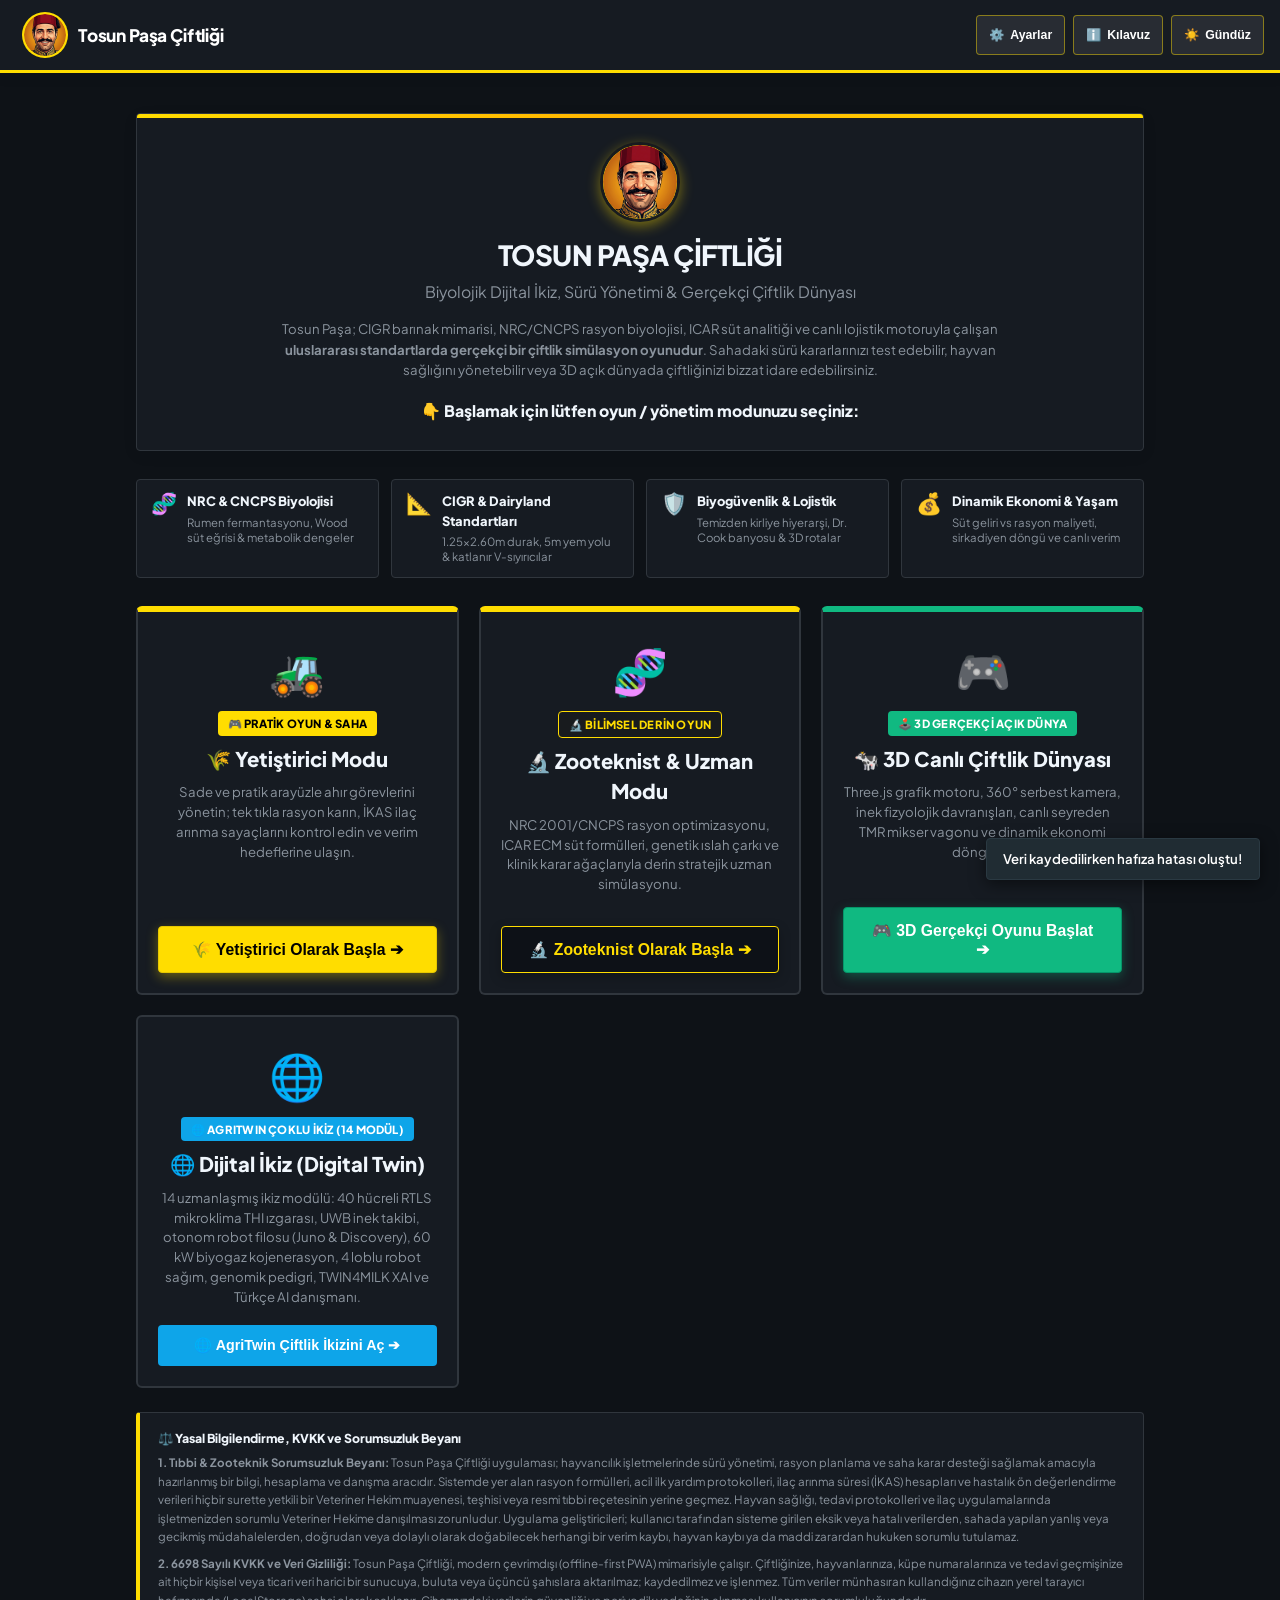
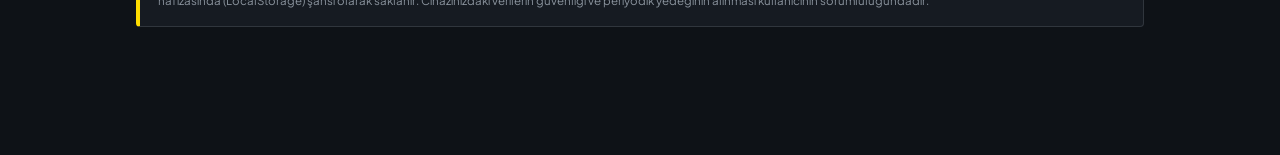
<file: index.html>
<!DOCTYPE html>
<html lang="tr">
<head>
  <meta charset="UTF-8">
  <meta name="viewport" content="width=device-width, initial-scale=1.0, maximum-scale=1.0, user-scalable=no, viewport-fit=cover">
  <meta name="theme-color" content="#161b22">
  <meta name="mobile-web-app-capable" content="yes">
  <meta name="apple-mobile-web-app-capable" content="yes">
  <meta name="apple-mobile-web-app-status-bar-style" content="black-translucent">
  <meta name="apple-mobile-web-app-title" content="Tosun Paşa">
  <meta name="application-name" content="Tosun Paşa Çiftliği">
  <meta name="description" content="Tosun Paşa Çiftliği: Uluslararası Gerçekçi Süt Sığırcılığı Simülasyon Oyunu & Dijital İkiz Çiftlik Yönetim Portalı">
  
  <title>Tosun Paşa Çiftliği | Gerçekçi Çiftlik Simülasyon Oyunu</title>

  <!-- PWA Web App Manifest -->
  <link rel="manifest" href="manifest.json">
  <link rel="icon" type="image/png" href="icon-192.png">
  <link rel="shortcut icon" href="favicon.png">
  <link rel="apple-touch-icon" href="icon-192.png">

  <!-- Google Fonts & App Styles -->
  <link rel="preconnect" href="https://fonts.googleapis.com">
  <link rel="preconnect" href="https://fonts.gstatic.com" crossorigin>
  <link href="https://fonts.googleapis.com/css2?family=Plus+Jakarta+Sans:wght@400;500;600;700;800&display=swap" rel="stylesheet">
  <link rel="stylesheet" href="styles.css?v=2.4.0">
</head>
<body class="dark-mode">

  <!-- App Header -->
  <header class="app-header">
    <div class="header-brand" onclick="goToHome()" role="button" tabindex="0" title="Ana Sayfa (Giriş Portalı) - Tıklayarak Ana Sayfaya Dönün" aria-label="Tosun Paşa Çiftliği - Ana Sayfaya Dön" onkeydown="if(event.key==='Enter'||event.key===' ') goToHome()">
      <div class="header-avatar">
        <img src="tosun-pasa-logo.png" alt="Tosun Paşa Logosu" width="38" height="38" loading="lazy" decoding="async">
      </div>
      <div class="header-titles">
        <h1>Tosun Paşa Çiftliği</h1>
      </div>
    </div>

    <div class="header-actions">
      <!-- Current Active Role Indicator -->
      <div id="header-role-indicator" style="display: none; align-items: center; gap: 6px;">
        <span id="role-pill-badge" class="badge" style="background: var(--primary); color: #000000; font-weight: 800; padding: 4px 8px; font-size: 0.78rem; border-radius: 4px;">
          🔬 Zooteknist
        </span>
      </div>

      <!-- Ayarlar Dropdown Menüsü (Tazele, Veri Merkezi, Yükle) -->
      <div class="settings-dropdown-wrap">
        <button type="button" id="btn-settings-toggle" class="btn-header" onclick="toggleSettingsMenu(event)" title="Ayarlar ve Araçlar Menüsü" aria-haspopup="true" aria-expanded="false">
          ⚙️ <span class="btn-label">Ayarlar</span>
        </button>
        <div id="settings-dropdown-menu" class="settings-dropdown-menu" style="display: none;">
          <div class="settings-dropdown-header">⚙️ Sistem & Veri Araçları</div>
          <button type="button" class="settings-item" onclick="forceAppUpdate(); closeSettingsMenu();" title="Yeni Sürümü Yükle ve Önbelleği Temizle">
            <span class="settings-item-icon">🔄</span>
            <div class="settings-item-text">
              <div class="settings-item-title">Sürümü Tazele</div>
              <div class="settings-item-desc">Önbelleği temizler, son sürümü yükler</div>
            </div>
          </button>
          <button type="button" class="settings-item" onclick="openModal('modal-data-center'); closeSettingsMenu();" title="Merkezi Çiftlik Veri İstasyonu">
            <span class="settings-item-icon">💾</span>
            <div class="settings-item-text">
              <div class="settings-item-title">Veri Merkezi (Yedek)</div>
              <div class="settings-item-desc">JSON/Excel tam çiftlik yedeği al veya yükle</div>
            </div>
          </button>
          <button type="button" id="btn-pwa-install" class="settings-item" onclick="installPWA(); closeSettingsMenu();" title="Uygulamayı Cihazınıza Yükleyin (PWA)">
            <span class="settings-item-icon">📲</span>
            <div class="settings-item-text">
              <div class="settings-item-title">Telefona Yükle (PWA)</div>
              <div class="settings-item-desc">Ana ekrana uygulama olarak kur</div>
            </div>
          </button>
        </div>
      </div>
      <button type="button" class="btn-header" onclick="openModal('modal-help-guide')">
        ℹ️ <span class="btn-label">Kılavuz</span>
      </button>
      <button type="button" id="btn-theme-toggle" class="btn-header" onclick="toggleDarkMode()">
        ☀️ <span class="btn-label">Gündüz</span>
      </button>
    </div>
  </header>

  <!-- Offline Status Alert Banner -->
  <div id="offline-banner" class="offline-banner">
    📡 Çevrimdışı Mod Aktif • İnternet olmadan tüm çiftlik hesaplama ve kayıt sistemleri %100 çalışmaktadır.
  </div>

  <!-- Master Navigation Tabs (Zooteknist Modunda Görünür) -->
  <nav id="zooteknist-tabs-bar" class="master-tabs-container" style="display:none;">
    <div class="master-tabs">
      <button type="button" class="tab-btn active" data-tab="tab-home" onclick="switchMasterTab('tab-home')">
        🏠 Zooteknist Paneli
      </button>
      <button type="button" class="tab-btn" data-tab="tab-doctor" onclick="switchMasterTab('tab-doctor')">
        🩺 Sağlık Rehberi
      </button>
      <button type="button" class="tab-btn" data-tab="tab-ration" onclick="switchMasterTab('tab-ration')">
        🌾 Rasyon Rehberi
      </button>
      <button type="button" class="tab-btn" data-tab="tab-repro" onclick="switchMasterTab('tab-repro')">
        🍼 Üretim Rehberi
      </button>
      <button type="button" class="tab-btn" data-tab="tab-forage" onclick="switchMasterTab('tab-forage')">
        🌱 Yem Bitkileri
      </button>
      <button type="button" class="tab-btn" data-tab="tab-sim3d" onclick="switchMasterTab('tab-sim3d')">
        🎮 3D Çiftlik
      </button>
      <button type="button" class="tab-btn" data-tab="tab-twin" onclick="switchMasterTab('tab-twin')">
        🌐 Dijital İkiz
      </button>
    </div>
  </nav>

  <!-- Main Content Area -->
  <main class="main-content">

    <!-- =======================================================================
         YENİ ANA SAYFA: GİRİŞ PORTALI (ZOOTEKNİST vs YETİŞTİRİCİ)
         ======================================================================= -->
    <section id="portal-landing" class="portal-landing-wrap">
      
      <!-- Brand Hero Box -->
      <div class="portal-brand-hero">
        <div class="portal-logo-bubble">
          <img src="tosun-pasa-logo.png" alt="Tosun Paşa Logosu" width="68" height="68">
        </div>
        <h1 class="portal-title">TOSUN PAŞA ÇİFTLİĞİ</h1>
        <p class="portal-subtitle">Biyolojik Dijital İkiz, Sürü Yönetimi & Gerçekçi Çiftlik Dünyası</p>
        <p style="max-width: 720px; margin: 10px auto 0 auto; font-size: 0.88rem; color: var(--text-muted); line-height: 1.55;">
          Tosun Paşa; CIGR barınak mimarisi, NRC/CNCPS rasyon biyolojisi, ICAR süt analitiği ve canlı lojistik motoruyla çalışan <strong>uluslararası standartlarda gerçekçi bir çiftlik simülasyon oyunudur</strong>. Sahadaki sürü kararlarınızı test edebilir, hayvan sağlığını yönetebilir veya 3D açık dünyada çiftliğinizi bizzat idare edebilirsiniz.
        </p>

        <div style="margin-top: 18px; font-weight: 800; color: var(--text); font-size: 1.05rem;">
          👇 Başlamak için lütfen oyun / yönetim modunuzu seçiniz:
        </div>
      </div>

      <!-- Uluslararası Gerçekçi Oyun Standartları Rozetleri -->
      <div class="portal-game-standards-bar">
        <div class="portal-standard-item">
          <span class="portal-standard-icon">🧬</span>
          <div>
            <strong>NRC & CNCPS Biyolojisi</strong>
            <p>Rumen fermantasyonu, Wood süt eğrisi & metabolik dengeler</p>
          </div>
        </div>
        <div class="portal-standard-item">
          <span class="portal-standard-icon">📐</span>
          <div>
            <strong>CIGR & Dairyland Standartları</strong>
            <p>1.25×2.60m durak, 5m yem yolu & katlanır V-sıyırıcılar</p>
          </div>
        </div>
        <div class="portal-standard-item">
          <span class="portal-standard-icon">🛡️</span>
          <div>
            <strong>Biyogüvenlik & Lojistik</strong>
            <p>Temizden kirliye hiyerarşi, Dr. Cook banyosu & 3D rotalar</p>
          </div>
        </div>
        <div class="portal-standard-item">
          <span class="portal-standard-icon">💰</span>
          <div>
            <strong>Dinamik Ekonomi & Yaşam</strong>
            <p>Süt geliri vs rasyon maliyeti, sirkadiyen döngü ve canlı verim</p>
          </div>
        </div>
      </div>

      <!-- Three Main Entry Cards -->
      <div class="portal-cards-grid">
        
        <!-- 1. YETİŞTİRİCİ GİRİŞİ -->
        <div class="portal-card portal-card-yetistirici" onclick="setAppMode('yetistirici')" role="button" tabindex="0" onkeydown="if(event.key==='Enter'||event.key===' ') setAppMode('yetistirici')">
          <div class="portal-card-header">
            <span class="portal-card-icon">🚜</span>
            <div style="margin-bottom: 8px;">
              <span class="badge" style="background:#ffdd00; color:#000000; font-weight:800; padding:4px 10px; border-radius:4px; font-size:0.75rem;">🎮 PRATİK OYUN & SAHA</span>
            </div>
            <h2 class="portal-card-title">🌾 Yetiştirici Modu</h2>
            <p class="portal-card-desc">Sade ve pratik arayüzle ahır görevlerini yönetin; tek tıkla rasyon karın, İKAS ilaç arınma sayaçlarını kontrol edin ve verim hedeflerine ulaşın.</p>
          </div>

          <button type="button" class="portal-btn-yetistirici" onclick="event.stopPropagation(); setAppMode('yetistirici')">
            🌾 Yetiştirici Olarak Başla ➔
          </button>
        </div>

        <!-- 2. ZOOTEKNİST GİRİŞİ -->
        <div class="portal-card portal-card-zooteknist" onclick="setAppMode('zooteknist')" role="button" tabindex="0" onkeydown="if(event.key==='Enter'||event.key===' ') setAppMode('zooteknist')">
          <div class="portal-card-header">
            <span class="portal-card-icon">🧬</span>
            <div style="margin-bottom: 8px;">
              <span class="badge" style="background:#181b1e; color:#ffdd00; border:1px solid #ffdd00; font-weight:800; padding:4px 10px; border-radius:4px; font-size:0.75rem;">🔬 BİLİMSEL DERİN OYUN</span>
            </div>
            <h2 class="portal-card-title">🔬 Zooteknist & Uzman Modu</h2>
            <p class="portal-card-desc">NRC 2001/CNCPS rasyon optimizasyonu, ICAR ECM süt formülleri, genetik ıslah çarkı ve klinik karar ağaçlarıyla derin stratejik uzman simülasyonu.</p>
          </div>

          <button type="button" class="portal-btn-zooteknist" onclick="event.stopPropagation(); setAppMode('zooteknist')">
            🔬 Zooteknist Olarak Başla ➔
          </button>
        </div>

        <!-- 3. 3D ÇİFTLİK SİMÜLATÖRÜ GİRİŞİ -->
        <div class="portal-card portal-card-sim3d" onclick="launchSim3DFromPortal()" role="button" tabindex="0" onkeydown="if(event.key==='Enter'||event.key===' ') launchSim3DFromPortal()">
          <div class="portal-card-header">
            <span class="portal-card-icon">🎮</span>
            <div style="margin-bottom: 8px;">
              <span class="badge" style="background:#10b981; color:#ffffff; font-weight:800; padding:4px 10px; border-radius:4px; font-size:0.75rem;">🕹️ 3D GERÇEKÇİ AÇIK DÜNYA</span>
            </div>
            <h2 class="portal-card-title">🐄 3D Canlı Çiftlik Dünyası</h2>
            <p class="portal-card-desc">Three.js grafik motoru, 360° serbest kamera, inek fizyolojik davranışları, canlı seyreden TMR mikser vagonu ve dinamik ekonomi döngüsü.</p>
          </div>

          <button type="button" class="portal-btn-sim3d" onclick="event.stopPropagation(); launchSim3DFromPortal()">
            🎮 3D Gerçekçi Oyunu Başlat ➔
          </button>
        </div>

        <!-- 4. DİJİTAL İKİZ (DIGITAL TWIN) GİRİŞİ -->
        <div class="portal-card portal-card-digital-twin" onclick="launchDigitalTwinFromPortal()" role="button" tabindex="0" onkeydown="if(event.key==='Enter'||event.key===' ') launchDigitalTwinFromPortal()">
          <div class="portal-card-header">
            <span class="portal-card-icon">🌐</span>
            <div style="margin-bottom: 8px;">
              <span class="badge" style="background:#0ea5e9; color:#ffffff; font-weight:800; padding:4px 10px; border-radius:4px; font-size:0.75rem;">🌐 AGRITWIN ÇOKLU İKİZ (14 MODÜL)</span>
            </div>
            <h2 class="portal-card-title">🌐 Dijital İkiz (Digital Twin)</h2>
            <p class="portal-card-desc">14 uzmanlaşmış ikiz modülü: 40 hücreli RTLS mikroklima THI ızgarası, UWB inek takibi, otonom robot filosu (Juno & Discovery), 60 kW biyogaz kojenerasyon, 4 loblu robot sağım, genomik pedigri, TWIN4MILK XAI ve Türkçe AI danışmanı.</p>
          </div>

          <button type="button" class="portal-btn-digital-twin" onclick="event.stopPropagation(); launchDigitalTwinFromPortal()">
            🌐 AgriTwin Çiftlik İkizini Aç ➔
          </button>
        </div>

      </div>

      <!-- Yasal Bilgilendirme, KVKK & Sorumsuzluk Beyanı -->
      <div class="portal-legal-disclaimer">
        <div class="portal-legal-title">
          ⚖️ Yasal Bilgilendirme, KVKK ve Sorumsuzluk Beyanı
        </div>
        <p style="margin: 0 0 8px 0;">
          <strong>1. Tıbbi & Zooteknik Sorumsuzluk Beyanı:</strong> Tosun Paşa Çiftliği uygulaması; hayvancılık işletmelerinde sürü yönetimi, rasyon planlama ve saha karar desteği sağlamak amacıyla hazırlanmış bir bilgi, hesaplama ve danışma aracıdır. Sistemde yer alan rasyon formülleri, acil ilk yardım protokolleri, ilaç arınma süresi (İKAS) hesapları ve hastalık ön değerlendirme verileri hiçbir surette yetkili bir Veteriner Hekim muayenesi, teşhisi veya resmi tıbbi reçetesinin yerine geçmez. Hayvan sağlığı, tedavi protokolleri ve ilaç uygulamalarında işletmenizden sorumlu Veteriner Hekime danışılması zorunludur. Uygulama geliştiricileri; kullanıcı tarafından sisteme girilen eksik veya hatalı verilerden, sahada yapılan yanlış veya gecikmiş müdahalelerden, doğrudan veya dolaylı olarak doğabilecek herhangi bir verim kaybı, hayvan kaybı ya da maddi zarardan hukuken sorumlu tutulamaz.
        </p>
        <p style="margin: 0;">
          <strong>2. 6698 Sayılı KVKK ve Veri Gizliliği:</strong> Tosun Paşa Çiftliği, modern çevrimdışı (offline-first PWA) mimarisiyle çalışır. Çiftliğinize, hayvanlarınıza, küpe numaralarınıza ve tedavi geçmişinize ait hiçbir kişisel veya ticari veri harici bir sunucuya, buluta veya üçüncü şahıslara aktarılmaz; kaydedilmez ve işlenmez. Tüm veriler münhasıran kullandığınız cihazın yerel tarayıcı hafızasında (LocalStorage) şahsi olarak saklanır. Cihazınızdaki verilerin güvenliği ve periyodik yedeğinin alınması kullanıcının sorumluluğundadır.
        </p>
      </div>

    </section>

    <!-- =======================================================================
         YETİŞTİRİCİ SADE SÜRÜMÜ (#yetistirici-app)
         ======================================================================= -->
    <section id="yetistirici-app" style="display:none; padding-bottom: 40px;">

      <!-- Yetiştirici Navigasyon Çubuğu -->
      <div class="yet-nav-container">
        <div class="yet-nav">
          <button type="button" class="yet-tab-btn active" data-yettab="yet-view-home" onclick="switchYetTab('yet-view-home')">
            🏠 Çiftliğim
          </button>
          <button type="button" class="yet-tab-btn" data-yettab="yet-view-herd" onclick="switchYetTab('yet-view-herd')">
            🐮 Küpelerim
          </button>
          <button type="button" class="yet-tab-btn" data-yettab="yet-view-health" onclick="switchYetTab('yet-view-health')">
            🚨 Sağlık & İlaç Kilidi
          </button>
          <button type="button" class="yet-tab-btn" data-yettab="yet-view-feed" onclick="switchYetTab('yet-view-feed')">
            🌾 Kendi Yemini Hazırla
          </button>
          <button type="button" class="yet-tab-btn" data-yettab="yet-view-repro" onclick="switchYetTab('yet-view-repro')">
            🍼 Buzağı Takvimi
          </button>
          <button type="button" class="yet-tab-btn" data-yettab="yet-view-sim3d" onclick="switchYetTab('yet-view-sim3d')">
            🎮 3D Çiftlik
          </button>
          <button type="button" class="yet-tab-btn" data-yettab="yet-view-twin" onclick="switchYetTab('yet-view-twin')">
            🌐 Dijital İkiz
          </button>
        </div>
      </div>

      <!-- 1. Yetiştirici Ana Sayfa: Çiftliğim -->
      <div id="yet-view-home" class="yet-section active" style="padding: 16px 12px; max-width: 1040px; margin: 0 auto;">
        
        <!-- Canlı İKAS Alarm Banner (Varsa çıkar) -->
        <div id="yet-live-ikas-alert" style="display:none;" class="yet-big-alert-danger" onclick="switchYetTab('yet-view-health')">
          <span style="font-size: 2rem;">🚨</span>
          <div>
            <div style="font-size: 1.05rem; font-weight: 800;">DİKKAT! AHIRINDA İLAÇLI SÜT KİLİDİ VAR!</div>
            <div id="yet-live-ikas-desc" style="font-size: 0.88rem; opacity: 0.95;">İğneli ineğin sütünü sakın tanka dökme, mandıra ceza yazar! Ayrıntı için dokunun.</div>
          </div>
        </div>

        <!-- Büyük Durum Sayarları (KPI) -->
        <div class="grid-3" style="margin-bottom: 16px;">
          <div class="card" style="text-align: center; padding: 14px; border-left: 4px solid var(--primary);">
            <div style="font-size: 0.85rem; font-weight: 700; color: var(--text-muted);">🐮 Toplam Hayvanım</div>
            <div id="yet-stat-total" style="font-size: 2rem; font-weight: 800; color: var(--text); margin: 4px 0;">0</div>
            <div id="yet-stat-breakdown" style="font-size: 0.78rem; color: var(--text-muted);">0 İnek • 0 Tosun • 0 Buzağı</div>
          </div>
          <div class="card" style="text-align: center; padding: 14px; border-left: 4px solid #28a745;">
            <div style="font-size: 0.85rem; font-weight: 700; color: var(--text-muted);">🥛 Sağılan İnek Sayım</div>
            <div id="yet-stat-milking" style="font-size: 2rem; font-weight: 800; color: #28a745; margin: 4px 0;">0</div>
            <div id="yet-stat-estmilk" style="font-size: 0.78rem; color: var(--text-muted);">Tahmini Günlük: 0 Litre</div>
          </div>
          <div class="card" style="text-align: center; padding: 14px; border-left: 4px solid var(--danger);">
            <div style="font-size: 0.85rem; font-weight: 700; color: var(--text-muted);">⏱️ İlaçlı (Kilitli) Hayvan</div>
            <div id="yet-stat-locked" style="font-size: 2rem; font-weight: 800; color: var(--danger); margin: 4px 0;">0</div>
            <div style="font-size: 0.78rem; color: var(--text-muted);">Sütü/Eti Arınma Sürecinde</div>
          </div>
        </div>

        <!-- 4 Büyük Eylem Kartı -->
        <h4 style="margin: 0 0 10px 0; font-size: 1.05rem; font-weight: 800; color: var(--text);">
          ⚡ Hızlı İşlemler:
        </h4>
        <div class="grid-2" style="margin-bottom: 20px;">
          <div class="yet-action-card" onclick="openModal('modal-new-cow')">
            <span class="yet-action-icon">➕</span>
            <div>
              <div class="yet-action-title">Yeni Hayvan / Küpe Ekle</div>
              <div class="yet-action-desc">Yeni buzağı doğduğunda veya pazardan hayvan aldığında kaydet.</div>
            </div>
          </div>
          <div class="yet-action-card" onclick="openModal('modal-new-doc-rec')">
            <span class="yet-action-icon">💉</span>
            <div>
              <div class="yet-action-title">Yeni İğne / İlaç Kilidi Başlat</div>
              <div class="yet-action-desc">İğne vurduğun hayvanı gir; sütün tanka döküleceği saati sayaç saysın.</div>
            </div>
          </div>
          <div class="yet-action-card" onclick="switchYetTab('yet-view-feed')">
            <span class="yet-action-icon">🌾</span>
            <div>
              <div class="yet-action-title">Kendi Yemini Hazırla</div>
              <div class="yet-action-desc">İnek başı veya mikser vagonuna kaçar kilo saman, silaj, arpa atacağını gör.</div>
            </div>
          </div>
          <div class="yet-action-card" onclick="switchYetTab('yet-view-repro')">
            <span class="yet-action-icon">🍼</span>
            <div>
              <div class="yet-action-title">Tohumlama & Buzağı Takvimi</div>
              <div class="yet-action-desc">Tohum gününü yaz; ultrason, kuruya alma ve doğum gününü öğren.</div>
            </div>
          </div>
        </div>

        <!-- Yaklaşan Doğumlar & Kuruya Almalar -->
        <div class="card">
          <div class="card-header">
            <span class="card-title">📅 Yaklaşan Doğumlar & Dinlendirilecek (Kuruya Alınacak) İnekler</span>
          </div>
          <div id="yet-upcoming-alerts" style="padding: 10px 0;">
            <!-- Populated dynamically -->
          </div>
        </div>

      </div>

      <!-- 2. Yetiştirici: Küpelerim (Hayvan Defteri) -->
      <div id="yet-view-herd" class="yet-section" style="padding: 16px 12px; max-width: 1040px; margin: 0 auto;">
        <div style="display: flex; justify-content: space-between; align-items: center; flex-wrap: wrap; gap: 8px; margin-bottom: 12px;">
          <div>
            <h3 style="margin: 0; font-size: 1.25rem; font-weight: 800; color: var(--text);">🐮 Küpelerim & Hayvan Defterim</h3>
            <p style="margin: 2px 0 0 0; font-size: 0.85rem; color: var(--text-muted);">Çiftliğindeki tüm hayvanların listesi ve geçmişi.</p>
          </div>
          <button type="button" class="btn btn-primary" onclick="openModal('modal-new-cow')" style="font-weight: 800;">
            ➕ Yeni Hayvan Ekle
          </button>
        </div>

        <!-- Arama Kutusu -->
        <div style="position: relative; margin-bottom: 14px;">
          <span style="position: absolute; left: 12px; top: 50%; transform: translateY(-50%); font-size: 1.1rem; color: var(--text-muted); pointer-events: none;">🔍</span>
          <input type="text" id="yet-search-cow" placeholder="Küpe no veya inek adı yaz (Örn: 4567, Kınalı, Sarıkız)..." style="padding-left: 38px; min-height: 42px; font-size: 0.95rem; border-radius: 4px;" oninput="filterYetCows()">
        </div>

        <!-- Hayvan Kartları Konteyneri -->
        <div id="yet-cows-list" class="grid-2">
          <!-- Populated dynamically -->
        </div>
      </div>

      <!-- 3. Yetiştirici: Sağlık & İlaç Kilidi -->
      <div id="yet-view-health" class="yet-section" style="padding: 16px 12px; max-width: 1040px; margin: 0 auto;">
        <div style="display: flex; justify-content: space-between; align-items: center; flex-wrap: wrap; gap: 8px; margin-bottom: 12px;">
          <div>
            <h3 style="margin: 0; font-size: 1.25rem; font-weight: 800; color: var(--text);">⏱️ İlaçlı Süt & Et Kilidi (İKAS Sayacı)</h3>
            <p style="margin: 2px 0 0 0; font-size: 0.85rem; color: var(--text-muted);">İlaç vurulmuş hayvanların geri sayım saatleri. Süre dolmadan sütü tanka dökmeyiniz.</p>
          </div>
          <button type="button" class="btn btn-danger" onclick="openModal('modal-new-doc-rec')" style="font-weight: 800;">
            ➕ Yeni İlaç / İğne Kaydet
          </button>
        </div>

        <!-- Canlı İKAS Kartları -->
        <div id="yet-ikas-cards-container" class="grid-2" style="margin-bottom: 24px;">
          <!-- Populated dynamically -->
        </div>

        <!-- 15 Acil İlk Yardım Protokolü -->
        <div class="card" style="margin-top: 18px;">
          <div class="card-header">
            <div>
              <span class="card-title">🚨 Acil İlk Yardım Altın Protokolleri</span>
              <p class="card-desc" style="margin: 4px 0 0 0;">Veteriner hekim gelene kadar hayvanınızı hayatta tutacak 15 acil müdahale rehberi.</p>
            </div>
            <span class="badge badge-danger">15 Protokol</span>
          </div>

          <!-- Protokol Arama Barı -->
          <div style="position: relative; margin: 10px 0 14px 0;">
            <span style="position: absolute; left: 12px; top: 50%; transform: translateY(-50%); font-size: 1rem; color: var(--text-muted); pointer-events: none;">🔍</span>
            <input type="text" id="yet-firstaid-search" placeholder="Hastalık veya belirti ara (Örn: şişme, doğum felci, kuzu, kanama, zehirlenme)..." style="padding-left: 36px; min-height: 40px; border-radius: 4px;" oninput="filterYetFirstAid()">
          </div>

          <div id="yet-firstaid-list" class="grid-2">
            <!-- Populated dynamically with 15 protocols -->
          </div>
        </div>
      </div>

      <!-- 4. Yetiştirici: Kendi Yemini Hazırla -->
      <div id="yet-view-feed" class="yet-section" style="padding: 16px 12px; max-width: 1040px; margin: 0 auto;">
        <div class="card">
          <div class="card-header">
            <div>
              <span class="card-title">🌾 Kendi Yemini Hazırla</span>
              <p class="card-desc" style="margin: 4px 0 0 0;">Karmaşık formüller yok! Hayvanını ve ambarındaki yemleri seç; inek başı ve karma vagonuna kaçar kilo atacağını hemen öğren.</p>
            </div>
            <span class="badge badge-warning">Pratik Dağıtım</span>
          </div>

          <div class="form-grid" style="margin-top: 12px;">
            <div class="form-group">
              <label for="yet-feed-animal" style="font-weight: 800;">1. Adım: Hangi Hayvanı Yemleyeceksin?</label>
              <select id="yet-feed-animal" style="min-height: 42px; font-weight: 700;">
                <option value="sut_20">🥛 Süt İneği (Günde 18-22 Litre Süt Veren)</option>
                <option value="sut_30" selected>🥛 Süt İneği (Günde 28-32 Litre Yüksek Süt Veren)</option>
                <option value="kuru_donem">🛑 Kuru Dönem İnek (Doğuma 2 Ay Kalmış, Sağılmayan)</option>
                <option value="besi_380">🐂 Besi Danası / Tosun (350 - 450 kg Canlı Ağırlık)</option>
                <option value="besi_480">🐂 Besi Danası / Bitiriş (480 - 600 kg Ağır Besi)</option>
              </select>
            </div>
            <div class="form-group">
              <label for="yet-feed-cow-count" style="font-weight: 800;">2. Adım: Ahırında Bu Grupta Kaç Hayvan Var?</label>
              <input type="number" id="yet-feed-cow-count" value="10" min="1" max="1000" style="min-height: 42px; font-weight: 800; font-size: 1.05rem;">
            </div>
          </div>

          <!-- 3. Adım: Yem Seçim Paneli (Yapılandırılmış & Orantılı Kart) -->
          <div class="yet-feed-step3-card">
            <!-- Başlık ve Seçim Sayacı -->
            <div class="yet-feed-step3-header">
              <div class="yet-feed-step3-title-wrap">
                <span class="yet-feed-step-badge">3. ADIM</span>
                <div>
                  <h4 class="yet-feed-step-title">Ambarınızdaki Yemleri ve Fabrika Yemlerini İşaretleyin</h4>
                  <p class="yet-feed-step-desc">
                    Elinizdeki kaba yemleri (yonca, silaj, saman) ve fabrikanızdan aldığınız yemleri seçin. Sistem otomatik dengeli rasyon kuracaktır.
                  </p>
                </div>
              </div>
              <div class="yet-feed-header-badges">
                <span id="yet-feed-selected-count" class="badge yet-badge-counter">0 Yem Seçildi</span>
              </div>
            </div>

            <!-- Hızlı Arama & Örnek Karma Butonları -->
            <div class="yet-feed-toolbar">
              <div class="yet-feed-search-box">
                <span class="yet-search-icon">🔍</span>
                <input 
                  type="text" 
                  id="yet-feed-search" 
                  placeholder="Yem ara... (Örn: yonca, arpa, mısır, süt yemi, küspe, saman, akıllı yem)" 
                  oninput="filterYetistiriciFeeds()"
                  aria-label="Yem ara"
                >
                <button type="button" id="yet-feed-search-clear" class="yet-search-clear" onclick="clearYetistiriciSearch()" title="Aramayı Temizle" style="display:none;">✕</button>
              </div>
              
              <div class="yet-feed-quick-actions">
                <button type="button" class="btn btn-secondary btn-sm yet-quick-btn" onclick="quickSelectYetistiriciSample('sut')" title="Yonca, Silaj, Saman, Arpa ve Süt Yemi">
                  🥛 Örnek Süt Karması
                </button>
                <button type="button" class="btn btn-secondary btn-sm yet-quick-btn" onclick="quickSelectYetistiriciSample('besi')" title="Saman, Mısır, Arpa ve Besi Yemi">
                  🐂 Örnek Besi Karması
                </button>
                <button type="button" class="btn btn-secondary btn-sm yet-quick-btn" onclick="clearYetistiriciFeeds()" title="Tüm Seçimleri Temizle">
                  🧹 Temizle
                </button>
              </div>
            </div>

            <!-- Kategori Filtre Butonları -->
            <div class="yet-feed-cat-bar" role="tablist">
              <button type="button" class="yet-cat-btn active" data-yetcat="all" onclick="setYetistiriciFeedCategory('all')">Tümü (83)</button>
              <button type="button" class="yet-cat-btn" data-yetcat="kaba" onclick="setYetistiriciFeedCategory('kaba')">🌾 Kaba Yemler & Silaj</button>
              <button type="button" class="yet-cat-btn" data-yetcat="kesif" onclick="setYetistiriciFeedCategory('kesif')">🌽 Dane & Kırmalar</button>
              <button type="button" class="yet-cat-btn" data-yetcat="sanayi" onclick="setYetistiriciFeedCategory('sanayi')">🏭 Küspeler & Yan Ürünler</button>
              <button type="button" class="yet-cat-btn" data-yetcat="karma" onclick="setYetistiriciFeedCategory('karma')">⭐ Fabrika & Akıllı Yemler</button>
              <button type="button" class="yet-cat-btn" data-yetcat="mineral" onclick="setYetistiriciFeedCategory('mineral')">🧂 Mineraller & Tuz</button>
            </div>

            <!-- Yem Kartları Grid Konteyneri -->
            <div id="yet-feed-checkboxes" class="yet-feed-grid">
              <!-- Feeds populated dynamically -->
            </div>

            <!-- Canlı Seçim ve Rumen Dengesi Durum Çubuğu -->
            <div id="yet-feed-summary-bar" class="yet-feed-summary-bar">
              <div id="yet-feed-summary-stats" class="yet-feed-summary-stats">
                <span id="yet-feed-kaba-stat">🌾 Kaba: 0</span>
                <span class="yet-stat-sep">•</span>
                <span id="yet-feed-kesif-stat">🌽 Kesif/Fabrika: 0</span>
                <span class="yet-stat-sep">•</span>
                <span id="yet-feed-mineral-stat">🧂 Mineral: 0</span>
              </div>
              <div id="yet-feed-summary-tip" class="yet-feed-summary-tip">
                💡 En az 1 kaba yem (yonca/silaj) ve 1 fabrika/dane yemi seçmeniz önerilir.
              </div>
            </div>
          </div>

          <button type="button" class="btn btn-primary btn-block btn-lg" onclick="solveYetistiriciFeed()" style="margin-top: 16px; font-weight: 800; font-size: 1.05rem;">
            🌾 Kaçar Kilo Yem Vereceğimi Hesapla ➔
          </button>

          <!-- Sonuç Kutusu -->
          <div id="yet-feed-result-wrap" style="display: none; margin-top: 20px;">
            <!-- Populated dynamically -->
          </div>

        </div>
      </div>

      <!-- 5. Yetiştirici: Buzağı Takvimi -->
      <div id="yet-view-repro" class="yet-section" style="padding: 16px 12px; max-width: 1040px; margin: 0 auto;">
        <div class="card">
          <div class="card-header">
            <div>
              <span class="card-title">🍼 Buzağı & Doğum Takvimi</span>
              <p class="card-desc" style="margin: 4px 0 0 0;">İneğe tohum atıldığı tarihi yaz; ultrason, memeyi dinlendirme (kuruya alma), buzağı ishal aşısı ve doğum gününü tek ekranda öğren.</p>
            </div>
            <span class="badge badge-primary">Otomatik Gün Sayacı</span>
          </div>

          <div class="form-grid" style="margin-top: 12px;">
            <div class="form-group">
              <label for="yet-repro-tag" style="font-weight: 800;">İneğin Küpe No veya Adı:</label>
              <input type="text" id="yet-repro-tag" placeholder="Örn: 4567 / Kınalı" style="min-height: 42px;">
            </div>
            <div class="form-group">
              <label for="yet-repro-date" style="font-weight: 800;">Veterinerin Tohum Attığı Tarih:</label>
              <input type="date" id="yet-repro-date" style="min-height: 42px;">
            </div>
          </div>

          <button type="button" class="btn btn-primary btn-block" onclick="calcYetistiriciRepro()" style="font-weight: 800; padding: 10px;">
            📅 Takvimi Hesapla & Kaydet
          </button>

          <!-- Sonuç Takvim Kartları -->
          <div id="yet-repro-result-wrap" style="display: none; margin-top: 20px;">
            <h4 style="margin: 0 0 10px 0; font-weight: 800; color: var(--text);">Kritik Günler & Yapılacaklar:</h4>
            <div class="grid-2">
              <div class="card" style="border-left: 5px solid #0288d1; padding: 14px;">
                <div style="font-size: 0.8rem; font-weight: 800; color: #0288d1;">1. ADIM: 35. GÜN</div>
                <div id="yet-date-35" style="font-size: 1.15rem; font-weight: 800; color: var(--text); margin: 4px 0;">--.--.----</div>
                <div style="font-size: 0.85rem; color: var(--text);">🔍 <strong>Ultrason Muayenesi:</strong> Veteriner hekimi çağır, inek gebe kalmış mı baktır; boşuna 9 ay bekleme.</div>
              </div>
              <div class="card" style="border-left: 5px solid var(--warning); padding: 14px;">
                <div style="font-size: 0.8rem; font-weight: 800; color: #856404;">2. ADIM: 220. GÜN</div>
                <div id="yet-date-220" style="font-size: 1.15rem; font-weight: 800; color: var(--text); margin: 4px 0;">--.--.----</div>
                <div style="font-size: 0.85rem; color: var(--text);">🛑 <strong>Kuruya Alma (Sağımı Kesme):</strong> İneğin memesini sağmayı bırak; anne dinlensin, buzağı son iki ayda iki kat büyüsün.</div>
              </div>
              <div class="card" style="border-left: 5px solid #28a745; padding: 14px;">
                <div style="font-size: 0.8rem; font-weight: 800; color: #28a745;">3. ADIM: 250. GÜN</div>
                <div id="yet-date-250" style="font-size: 1.15rem; font-weight: 800; color: var(--text); margin: 4px 0;">--.--.----</div>
                <div style="font-size: 0.85rem; color: var(--text);">💉 <strong>Anne Aşısı (Buzağı İshal Aşısı):</strong> Anneye aşı yaptır ki doğacak yavru ilk ağız sütünden bağışıklık alsın, ishalden ölmesin.</div>
              </div>
              <div class="card" style="border-left: 5px solid var(--danger); padding: 14px;">
                <div style="font-size: 0.8rem; font-weight: 800; color: var(--danger);">4. ADIM: 280. GÜN</div>
                <div id="yet-date-280" style="font-size: 1.15rem; font-weight: 800; color: var(--text); margin: 4px 0;">--.--.----</div>
                <div style="font-size: 0.85rem; color: var(--text);">🎯 <strong>Doğum Günü (Tahmini):</strong> İneği temiz, bol samanlı doğum bölmesine al. Gözün üzerinde olsun!</div>
              </div>
            </div>
          </div>

        </div>
      </div>

      <!-- 6. Yetiştirici 3D Çiftlik Simülasyonu -->
      <div id="yet-view-sim3d" class="yet-section" style="padding: 16px 12px; max-width: 1200px; margin: 0 auto; display:none;">
        <div class="card" style="padding: 12px 16px; margin-bottom: 12px; border-left: 5px solid #10b981;">
          <div style="display:flex; justify-content:space-between; align-items:center; flex-wrap:wrap; gap:10px;">
            <div style="display:flex; align-items:center; gap:10px;">
              <span style="font-size:1.8rem;">🐄</span>
              <div>
                <h3 style="margin:0; font-size:1.15rem; font-weight:800; color:var(--text);">3D Süt Çiftliği & Sürü Simülatörü</h3>
                <p style="margin:0; font-size:0.80rem; color:var(--text-muted);">Three.js 3D Barınak, Otomatik Sağım ve Biyolojik Sürü Dünyası</p>
              </div>
            </div>
            <div style="display:flex; gap:8px; flex-wrap:wrap;">
              <button type="button" class="btn btn-secondary" onclick="reloadSim3dIframe('yet-sim3d-iframe')" style="padding:6px 12px; font-size:0.82rem;">
                🔄 Yenile
              </button>
              <button type="button" class="btn btn-secondary" onclick="toggleSim3dFullscreen('yet-sim3d-iframe')" style="padding:6px 12px; font-size:0.82rem;">
                ⛶ Tam Ekran
              </button>
              <a href="./sim3d/index.html" target="_blank" rel="noopener noreferrer" class="btn btn-primary" style="padding:6px 12px; font-size:0.82rem; text-decoration:none; background:#10b981; color:#ffffff; border-color:#059669;">
                ↗️ Ayrı Sekmede Aç
              </a>
            </div>
          </div>
        </div>

        <!-- Canlı Veri Köprüsü Göstergesi (Yetiştirici & Zooteknist) -->
        <div class="sim3d-sync-banner" style="display:flex; justify-content:space-between; align-items:center; background: rgba(16, 185, 129, 0.12); border: 1px solid rgba(16, 185, 129, 0.35); border-radius: 4px; padding: 8px 12px; margin-bottom: 10px; font-size: 0.84rem; flex-wrap: wrap; gap: 8px;">
          <div style="display:flex; align-items:center; gap:8px;">
            <span style="font-size:1.15rem;">🔗</span>
            <div>
              <strong style="color:#10b981;">Canlı Çiftlik Veri Köprüsü:</strong>
              <span id="yet-sim3d-sync-info" style="color:var(--text); margin-left:4px;">Yetiştirici ve Zooteknist kayıtları 3D simülasyona aktarıldı.</span>
            </div>
          </div>
          <button type="button" class="btn btn-sm" onclick="syncDataTo3DSimulation(true)" style="background:#10b981; color:#ffffff; border:none; padding:4px 10px; font-size:0.78rem; font-weight:700; border-radius:4px; cursor:pointer;">
            ⚡ Verileri Şimdi Eşitle
          </button>
        </div>

        <div class="sim3d-wrapper">
          <iframe id="yet-sim3d-iframe" class="sim3d-iframe" title="Dairy Farm 3D - Yetiştirici" allow="fullscreen" loading="lazy"></iframe>
        </div>

        <div class="sim3d-shortcuts-bar">
          <span>🎮 <strong>Hızlı Kontroller:</strong></span>
          <span><span class="sim3d-kbd">W A S D</span> Gezinme</span>
          <span><span class="sim3d-kbd">Fare / Sürükle</span> Kamera Açısı</span>
          <span><span class="sim3d-kbd">Space</span> Duraklat</span>
          <span><span class="sim3d-kbd">F</span> Simülasyon Hızı</span>
          <span><span class="sim3d-kbd">1 - 5</span> Kamera Noktaları</span>
          <span><span class="sim3d-kbd">Tab</span> Sürü & Yönetim Paneli</span>
        </div>
      </div>

      <!-- 7. Yetiştirici Dijital İkiz (Digital Twin) Kokpiti -->
      <div id="yet-view-twin" class="yet-section" style="padding: 16px 12px; max-width: 1200px; margin: 0 auto; display:none;">
        <div id="dt-cockpit-yetistirici"></div>
      </div>

    </section>

    <!-- =======================================================================
         ZOOTEKNİST MODÜLLERİ (TAB-HOME ve DİĞER MASTER TABLAR)
         ======================================================================= -->
    <section id="tab-home" class="tab-panel">
      
      <!-- Zooteknist Profesyonel Çalışma Masası Başlığı -->
      <div class="card" style="border-left: 5px solid var(--primary); padding: 16px 20px; margin-bottom: 16px;">
        <div style="display:flex; justify-content:space-between; align-items:center; flex-wrap:wrap; gap:12px;">
          <div style="display:flex; align-items:center; gap:12px;">
            <div style="font-size:2rem; line-height:1;">🔬</div>
            <div>
              <h2 style="margin:0 0 4px 0; font-size:1.3rem; font-weight:800; color:var(--text);">Zooteknist & Veteriner Yönetim Paneli</h2>
              <p style="margin:0; font-size:0.86rem; color:var(--text-muted);">Sürü sağlığı, rasyon optimizasyonu, döl takibi ve saha veri analiz çalışma alanı.</p>
            </div>
          </div>
          <div style="display:flex; gap:8px; flex-wrap:wrap;">
            <button type="button" class="btn btn-secondary btn-sm" onclick="openModal('modal-data-center')">💾 Veri Merkezi / Yedek</button>
          </div>
        </div>
      </div>

      <!-- Live Farm Status Summary -->
      <div class="card-header" style="border-bottom:none; margin-bottom:8px; padding-bottom:0;">
        <span class="card-title">📊 Çiftlik Genel Durum & Canlı İstatistikler</span>
        <span style="font-size:0.8rem; color:var(--text-muted);">Cihaz Hafızasından Canlı</span>
      </div>
      <div id="hero-stats-container" class="farm-stats-grid lazy-defer lazy-reveal">
        <!-- Loaded dynamically by updateHeroDashboardStats() -->
      </div>

      <!-- Quick Emergency Bar -->
      <div class="hero-emergency-bar">
        <div class="emergency-bar-header">
          🚨 Acil Saha İlk Yardım Kısayolları (Hızlı Triyaj)
        </div>
        <div class="emergency-shortcuts">
          <button type="button" class="btn-emergency-shortcut" onclick="triggerEmergencyShortcut('timpani')">
            ⚡ İnek Şişti (Akut Timpani)
          </button>
          <button type="button" class="btn-emergency-shortcut" onclick="triggerEmergencyShortcut('asidoz')">
            ⚠️ Yem Çarpması (Rumen Asidozu)
          </button>
          <button type="button" class="btn-emergency-shortcut" onclick="triggerEmergencyShortcut('hipokalsemi')">
            💉 Yattı Kalkmıyor (Doğum Felci)
          </button>
          <button type="button" class="btn-emergency-shortcut" onclick="triggerEmergencyShortcut('mastitis')">
            🩸 Akut Meme İltihabı (Mastitis)
          </button>
          <button type="button" class="btn btn-secondary btn-sm" style="margin-left:auto;" onclick="jumpToDoctor('sub-doc-firstaid')">
            Tüm Acil Protokoller (15) ➔
          </button>
        </div>
      </div>

      <!-- 4 Master Modules Launch Cards -->
      <div class="card-header" style="border-bottom:none; margin-top:10px; margin-bottom:8px; padding-bottom:0;">
        <span class="card-title">🚀 Uzmanlık Modülleri & Saha Araçları</span>
        <span style="font-size:0.8rem; color:var(--text-muted);">4 Temel Modül</span>
      </div>

      <div class="hero-modules-grid lazy-defer lazy-reveal">
        
        <!-- Modül 1 Card -->
        <div class="hero-module-card" onclick="jumpToDoctor('sub-doc-diag')">
          <div>
            <div class="hero-module-header">
              <span class="mod-icon">🩺</span>
              <div>
                <h3>Sağlık Rehberi</h3>
                <span class="badge badge-danger">Saha Triyajı</span>
              </div>
            </div>
            <p class="hero-module-desc">
              Veteriner hekim sahaya ulaşana kadar acil ilk yardım, semptom bazlı ön teşhis karar ağacı ve canlı İKAS kilit sayacı.
            </p>
            <ul class="hero-module-features">
              <li>✅ Soru-cevaplı karar ağacı & olasılık skoru</li>
              <li>✅ 15 Acil ilk yardım altın protokolü & arama</li>
              <li>✅ Canlı İKAS süt & et arınma süresi kilidi</li>
              <li>✅ Sıvı sağaltımı & Brix kolostrum testi</li>
            </ul>
          </div>
          <button type="button" class="btn btn-primary btn-block btn-sm">
            Sağlık Rehberi'ni Aç ➔
          </button>
        </div>

        <!-- Modül 2 Card -->
        <div class="hero-module-card" style="border-top-color: var(--primary-light);" onclick="jumpToRation('sub-ration-optimizer')">
          <div>
            <div class="hero-module-header">
              <span class="mod-icon">🌾</span>
              <div>
                <h3>Rasyon Rehberi</h3>
                <span class="badge badge-success">LP Simplex Robotu</span>
              </div>
            </div>
            <p class="hero-module-desc">
              NASEM ve NRC 2021 standartlarında süt ve besi hayvanlarının ihtiyaçlarını en düşük maliyetle karşılayan bilimsel rasyon çözücüsü.
            </p>
            <ul class="hero-module-features">
              <li>✅ Doğrusal Programlama (Simplex) algoritması</li>
              <li>✅ 83 bilimsel yem ambarı & özel yem ekleme</li>
              <li>✅ TMR Mikser Vagon Kantarı & dara sıfırlama</li>
              <li>✅ Pearson Karesi ve Canlı Ağırlık (CAAG) hesabı</li>
            </ul>
          </div>
          <button type="button" class="btn btn-primary btn-block btn-sm">
            Rasyon Rehberi'ni Aç ➔
          </button>
        </div>

        <!-- Modül 3 Card -->
        <div class="hero-module-card" style="border-top-color: var(--warning);" onclick="jumpToRepro('sub-repro-ledger')">
          <div>
            <div class="hero-module-header">
              <span class="mod-icon">🍼</span>
              <div>
                <h3>Üretim Rehberi</h3>
                <span class="badge badge-warning">Biyolojik Takvimler</span>
              </div>
            </div>
            <p class="hero-module-desc">
              283 günlük büyükbaş ve 150 günlük küçükbaş reprodüktif döngülerini hatasız yönetin; aşı, kuruya alma ve doğum tarihlerini kaçırmayın.
            </p>
            <ul class="hero-module-features">
              <li>✅ 283 Günlük Büyükbaş İnek Çarkı & ilerleme barı</li>
              <li>✅ 150 Günlük Küçükbaş Koç Katımı & İkizlik Takvimi</li>
              <li>✅ Sabah-Akşam (AM-PM) tohumlama saati kuralı</li>
              <li>✅ Damızlık olgunluk eşiği ve döl defteri</li>
            </ul>
          </div>
          <button type="button" class="btn btn-primary btn-block btn-sm">
            Üretim Rehberi'ni Aç ➔
          </button>
        </div>

        <!-- Modül 4 Card -->
        <div class="hero-module-card" style="border-top-color: #0369a1;" onclick="jumpToForage('sub-forage-crops')">
          <div>
            <div class="hero-module-header">
              <span class="mod-icon">🌱</span>
              <div>
                <h3>Yem Bitkileri</h3>
                <span class="badge badge-info">Agronomi & Silaj</span>
              </div>
            </div>
            <p class="hero-module-desc">
              Kaba yem üretiminde tohum seçimi, baklagil-buğdaygil karışımları, mikrodalgada silaj nem testi ve silo tonaj hesaplamaları.
            </p>
            <ul class="hero-module-features">
              <li>✅ 15+ zengin yem bitkisi yetiştiricilik kartı</li>
              <li>✅ İdeal Tohumluk Karışım & Torba Robotu</li>
              <li>✅ Mikrodalgada hızlı silaj kuru madde testi</li>
              <li>✅ Kelepçe/Hendek silo hacim ve tonaj hesabı</li>
            </ul>
          </div>
          <button type="button" class="btn btn-primary btn-block btn-sm" style="background:#0284c7;">
            Yem Bitkileri'ni Aç ➔
          </button>
        </div>

      </div>

    </section>

    <!-- =======================================================================
         MODÜL 1: SAĞLIK REHBERİ (SAHA ÖN TEŞHİS & TRİYAJ)
         ======================================================================= -->
    <section id="tab-doctor" class="tab-panel lazy-defer">
      
      <!-- Sub-Nav -->
      <div class="sub-nav">
        <button type="button" class="sub-nav-btn active" data-section="sub-doc-diag" onclick="switchSubNav('tab-doctor', 'sub-doc-diag')">🎯 Saha Ön Teşhisi</button>
        <button type="button" class="sub-nav-btn" data-section="sub-doc-ikas" onclick="switchSubNav('tab-doctor', 'sub-doc-ikas')">⏱️ Canlı İKAS Kilidi</button>
        <button type="button" class="sub-nav-btn" data-section="sub-doc-fluid" onclick="switchSubNav('tab-doctor', 'sub-doc-fluid')">💧 Sıvı & Kolostrum</button>
        <button type="button" class="sub-nav-btn" data-section="sub-doc-firstaid" onclick="switchSubNav('tab-doctor', 'sub-doc-firstaid')">🚨 Acil Protokoller (15)</button>
      </div>

      <!-- 1. Saha Ön Teşhisi Section -->
      <div id="sub-doc-diag" class="sub-section" style="display:block;">
        <div class="card">
          <div class="card-header">
            <span class="card-title">🩺 Saha Karar Ağacı & Triyaj Motoru</span>
            <span class="badge badge-info">Veteriner Saha Ön Değerlendirme</span>
          </div>
          <p class="card-desc">Veteriner hekim işletmenize ulaşana kadar hayvanınızın türünü ve gözlemlediğiniz belirtileri seçerek en olası 3 ön teşhisi ve acil ilk yardım adımlarını inceleyiniz.</p>

          <div class="form-group">
            <label for="diag-species">Hayvan Türü:</label>
            <select id="diag-species" style="max-width: 320px;">
              <option value="sigir">Büyükbaş: İnek / Düve / Tosun</option>
              <option value="buzagi">Büyükbaş: Buzağı (0 - 6 Ay)</option>
              <option value="koyun">Küçükbaş: Koyun / Koç</option>
              <option value="kuzu">Küçükbaş: Kuzu / Toklu</option>
            </select>
          </div>

          <label style="margin-top: 14px; font-weight: 700;">Gözlemlenen Klinik Belirtiler (Semptomlar):</label>
          <div class="grid-4" style="margin-top: 6px;">
            <!-- Sindirim -->
            <div style="background: rgba(0,0,0,0.02); padding: 10px; border-radius: 4px; border: 1px solid var(--border);">
              <strong class="symptom-group-title">🌾 Sindirim Sistemi</strong>
              <label style="display:flex; align-items:center; gap:8px; font-weight:normal; font-size:0.85rem; margin-bottom:4px;">
                <input type="checkbox" class="symptom-cb" value="sisme_gaz" style="width:auto; min-height:auto;"> Şişme / Gaz (Sol Açlık Çukuru)
              </label>
              <label style="display:flex; align-items:center; gap:8px; font-weight:normal; font-size:0.85rem; margin-bottom:4px;">
                <input type="checkbox" class="symptom-cb" value="ishal" style="width:auto; min-height:auto;"> İshal (Cıvık/Sulu/Sarı)
              </label>
              <label style="display:flex; align-items:center; gap:8px; font-weight:normal; font-size:0.85rem; margin-bottom:4px;">
                <input type="checkbox" class="symptom-cb" value="istahsizlik" style="width:auto; min-height:auto;"> İştahsızlık / Yem Yememe
              </label>
              <label style="display:flex; align-items:center; gap:8px; font-weight:normal; font-size:0.85rem; margin-bottom:4px;">
                <input type="checkbox" class="symptom-cb" value="kilo_kaybi" style="width:auto; min-height:auto;"> Hızlı Kondisyon Kaybı
              </label>
              <label style="display:flex; align-items:center; gap:8px; font-weight:normal; font-size:0.85rem;">
                <input type="checkbox" class="symptom-cb" value="sol_aclik_cukuru_ses" style="width:auto; min-height:auto;"> Şirden / Çınlama Sesi
              </label>
            </div>

            <!-- Solunum -->
            <div style="background: rgba(0,0,0,0.02); padding: 10px; border-radius: 4px; border: 1px solid var(--border);">
              <strong class="symptom-group-title">🫁 Solunum Sistemi</strong>
              <label style="display:flex; align-items:center; gap:8px; font-weight:normal; font-size:0.85rem; margin-bottom:4px;">
                <input type="checkbox" class="symptom-cb" value="oksuruk" style="width:auto; min-height:auto;"> Öksürük / Hırıltı
              </label>
              <label style="display:flex; align-items:center; gap:8px; font-weight:normal; font-size:0.85rem; margin-bottom:4px;">
                <input type="checkbox" class="symptom-cb" value="burun_akintisi" style="width:auto; min-height:auto;"> Burun Akıntısı (İrinli)
              </label>
              <label style="display:flex; align-items:center; gap:8px; font-weight:normal; font-size:0.85rem; margin-bottom:4px;">
                <input type="checkbox" class="symptom-cb" value="hizli_nefes" style="width:auto; min-height:auto;"> Hızlı / Zor Nefes Alma
              </label>
              <label style="display:flex; align-items:center; gap:8px; font-weight:normal; font-size:0.85rem;">
                <input type="checkbox" class="symptom-cb" value="ates" style="width:auto; min-height:auto;"> Vücut / Rektal Yüksek Ateş
              </label>
            </div>

            <!-- Doğum & Meme -->
            <div style="background: rgba(0,0,0,0.02); padding: 10px; border-radius: 4px; border: 1px solid var(--border);">
              <strong class="symptom-group-title">🍼 Doğum & Meme</strong>
              <label style="display:flex; align-items:center; gap:8px; font-weight:normal; font-size:0.85rem; margin-bottom:4px;">
                <input type="checkbox" class="symptom-cb" value="meme_sislik" style="width:auto; min-height:auto;"> Memede Şişlik / Kızarıklık / Isı
              </label>
              <label style="display:flex; align-items:center; gap:8px; font-weight:normal; font-size:0.85rem; margin-bottom:4px;">
                <input type="checkbox" class="symptom-cb" value="bozuk_sut" style="width:auto; min-height:auto;"> Pıhtılı / Sulu / Kanlı Süt
              </label>
              <label style="display:flex; align-items:center; gap:8px; font-weight:normal; font-size:0.85rem; margin-bottom:4px;">
                <input type="checkbox" class="symptom-cb" value="sut_azalmasi" style="width:auto; min-height:auto;"> Ani Süt Kesilmesi
              </label>
              <label style="display:flex; align-items:center; gap:8px; font-weight:normal; font-size:0.85rem;">
                <input type="checkbox" class="symptom-cb" value="dusuk_derece" style="width:auto; min-height:auto;"> Hipotermi (Soğuk Kulaklar)
              </label>
            </div>

            <!-- Sinirsel & Ayak -->
            <div style="background: rgba(0,0,0,0.02); padding: 10px; border-radius: 4px; border: 1px solid var(--border);">
              <strong class="symptom-group-title">🦵 Sinirsel & Ayak / Tırnak</strong>
              <label style="display:flex; align-items:center; gap:8px; font-weight:normal; font-size:0.85rem; margin-bottom:4px;">
                <input type="checkbox" class="symptom-cb" value="yatma_kalkamama" style="width:auto; min-height:auto;"> Yatma / Ayağa Kalkamama
              </label>
              <label style="display:flex; align-items:center; gap:8px; font-weight:normal; font-size:0.85rem; margin-bottom:4px;">
                <input type="checkbox" class="symptom-cb" value="denge_kaybi" style="width:auto; min-height:auto;"> Denge Kaybı / Dönme
              </label>
              <label style="display:flex; align-items:center; gap:8px; font-weight:normal; font-size:0.85rem; margin-bottom:4px;">
                <input type="checkbox" class="symptom-cb" value="titreme" style="width:auto; min-height:auto;"> Kas Titremeleri / Spazm
              </label>
              <label style="display:flex; align-items:center; gap:8px; font-weight:normal; font-size:0.85rem; margin-bottom:4px;">
                <input type="checkbox" class="symptom-cb" value="basamama" style="width:auto; min-height:auto;"> Topallık / Basamama
              </label>
              <label style="display:flex; align-items:center; gap:8px; font-weight:normal; font-size:0.85rem;">
                <input type="checkbox" class="symptom-cb" value="tirnakta_yara" style="width:auto; min-height:auto;"> Tırnak Arasında Kötü Koku/Yara
              </label>
            </div>
          </div>

          <div style="margin-top: 16px;">
            <button type="button" class="btn btn-primary" onclick="runCobanDoctorDiagnosis()">
              🔍 Semptomları Analiz Et & Ön Teşhis Üret
            </button>
          </div>

          <div id="diag-results" style="margin-top: 18px;"></div>
        </div>
      </div>

      <!-- 2. Canlı İKAS Kilidi Section -->
      <div id="sub-doc-ikas" class="sub-section" style="display:none;">
        <div class="card">
          <div class="card-header">
            <span class="card-title">⏱️ Canlı İKAS (Süt & Et Arınma Süresi) Geri Sayım Kilidi</span>
            <button type="button" class="btn btn-danger btn-sm" onclick="openModal('modal-new-doc-rec')">
              ➕ Yeni Tedavi & İKAS Kilidi Ekle
            </button>
          </div>
          <p class="card-desc">Antibiyotik veya paraziter ilaç uygulanan hayvanların süt ve et yasal arınma süreleri saniyelik geri sayımla kilitlenir. Süre dolmadan tanka süt katılması veya hayvanın kesime gitmesi yasaktır.</p>

          <div id="ikas-list"></div>
        </div>
      </div>

      <!-- 4. Sıvı & Kolostrum Hesaplayıcı Section -->
      <div id="sub-doc-fluid" class="sub-section" style="display:none;">
        <div class="card">
          <div class="card-header">
            <span class="card-title">💧 Sıvı Sağaltımı & Brix Refraktometre Kolostrum Testi</span>
          </div>

          <div class="grid-2">
            <!-- Sıvı Hesaplama -->
            <div>
              <h4 class="section-card-title">🧪 24 Saatlik Sıvı / Serum Hesabı</h4>
              <div class="form-group">
                <label for="fluid-weight">Canlı Ağırlık (kg):</label>
                <input type="number" id="fluid-weight" value="45" placeholder="Örn: 45 (buzağı) veya 500 (inek)">
              </div>
              <div class="form-group">
                <label for="fluid-dehydration">Dehidrasyon (Sıvı Kaybı) Derecesi:</label>
                <select id="fluid-dehydration">
                  <option value="5">%5 - Hafif (Deri çadırı 2-3 sn, göz küresi normal)</option>
                  <option value="8" selected>%8 - Orta (Göz küresi hafif çökük, ağız kuru, deri 4-6 sn)</option>
                  <option value="10">%10 - İleri (Göz küresi derin çökük, ayağa kalkamıyor)</option>
                  <option value="12">%12 - Ağır Şok (Hayati tehlike, nabız zayıf, hipotermi)</option>
                </select>
              </div>
              <div class="form-group">
                <label for="fluid-maint-rate">Yaşama Payı Hızı (ml/kg/gün):</label>
                <select id="fluid-maint-rate">
                  <option value="50">50 ml/kg (Yetişkin Sığır / Koyun)</option>
                  <option value="60" selected>60 ml/kg (Genç Hayvan / Düve)</option>
                  <option value="80">80 ml/kg (Yeni Doğan Buzağı / Kuzu)</option>
                </select>
              </div>
            </div>

            <!-- Brix Refraktometre -->
            <div>
              <h4 class="section-card-title">🔬 Kolostrum Kalite Ölçümü (Brix Refraktometre)</h4>
              <p style="font-size:0.82rem; color:var(--text-muted); margin-bottom:12px;">Yeni doğan buzağıya ilk 2 saat içinde verilecek ağız sütünün antikor (IgG) yoğunluğunu ölçünüz.</p>
              <div class="form-group">
                <label for="brix-input">Ölçülen Brix Değeri (%):</label>
                <input type="number" id="brix-input" step="0.5" value="23.5" placeholder="Örn: 22.0">
              </div>
              <div style="background:rgba(0,0,0,0.02); padding:10px; border-radius:4px; font-size:0.8rem; line-height:1.5;">
                • <strong>≥ %22 Brix:</strong> Mükemmel kalite (>50 mg/ml IgG). İlk 2 saatte 4L verilir.<br>
                • <strong>%18 - %22 Brix:</strong> Orta kalite. Destekleyici verilir.<br>
                • <strong>< %18 Brix:</strong> Zayıf kalite. ASLA ilk ağız sütü olarak verilmez!
              </div>
            </div>
          </div>

          <div style="margin-top:16px;">
            <button type="button" class="btn btn-primary" onclick="calculateFluidAndColostrum()">
              💧 Sıvı ve Kolostrum Raporunu Hesapla
            </button>
          </div>

          <div id="fluid-result" style="margin-top:16px;"></div>
        </div>
      </div>

      <!-- 5. Acil Protokoller Section -->
      <div id="sub-doc-firstaid" class="sub-section" style="display:none;">
        <div class="card">
          <div class="card-header">
            <div>
              <span class="card-title">🚨 Acil İlk Yardım Altın Protokolleri</span>
              <p class="card-desc" style="margin: 4px 0 0 0;">Veteriner hekim işletmenize ulaşana kadar altın dakikaları kazanın; hayvanınızı hayatta tutacak sahada kanıtlanmış 15 acil müdahale protokolü.</p>
            </div>
            <span class="badge badge-danger">15 Hayati Protokol</span>
          </div>

          <!-- Arama & Kategori Filtresi Barı -->
          <div class="feed-search-wrap" style="margin-top: 10px; margin-bottom: 14px;">
            <div style="display: flex; gap: 8px; align-items: center; flex-wrap: wrap;">
              <div style="position: relative; flex: 1; min-width: 220px;">
                <span style="position: absolute; left: 10px; top: 50%; transform: translateY(-50%); font-size: 0.95rem; color: var(--text-muted); pointer-events: none;">🔍</span>
                <input type="text" id="firstaid-search-input" placeholder="Protokol veya belirti ara (Örn: şişme, doğum, zehirlenme, kanama, felç, kuzu, buzağı...)" style="padding-left: 32px; min-height: 38px; border-radius: 4px;" oninput="filterFirstAidProtocols()">
              </div>
              <button type="button" class="btn btn-secondary btn-sm" onclick="clearFirstAidSearch()" title="Aramayı Temizle" style="min-height: 38px; padding: 4px 12px;">
                ✕ Temizle
              </button>
              <span style="font-size: 0.82rem; font-weight: 700; color: var(--text-muted); white-space: nowrap;">
                Görüntülenen: <strong id="protocol-visible-count" style="color:var(--text);">15</strong> / 15
              </span>
            </div>

            <!-- Kategori Filtre Butonları -->
            <div style="display: flex; gap: 6px; overflow-x: auto; margin-top: 8px; padding-bottom: 2px;">
              <button type="button" class="protocol-filter-btn active" data-cat="all" onclick="filterFirstAidCategory('all')">Tümü (15)</button>
              <button type="button" class="protocol-filter-btn" data-cat="sindirim" onclick="filterFirstAidCategory('sindirim')">🌾 Mide & Sindirim (5)</button>
              <button type="button" class="protocol-filter-btn" data-cat="dogum" onclick="filterFirstAidCategory('dogum')">🍼 Doğum & Buzağı (4)</button>
              <button type="button" class="protocol-filter-btn" data-cat="zehirlenme" onclick="filterFirstAidCategory('zehirlenme')">⚠️ Zehirlenme & Şok (3)</button>
              <button type="button" class="protocol-filter-btn" data-cat="travma" onclick="filterFirstAidCategory('travma')">🩸 Kanama & Travma (3)</button>
            </div>
          </div>

          <!-- Protokol Kartları Grid (15 Adet) -->
          <div id="protocol-cards-grid" class="grid-2">

            <!-- 1. Akut Timpani (Şişme) -->
            <div class="protocol-card border-danger" data-category="sindirim" data-keywords="timpani şişme gaz köpük yonca trokar sonda nefes darlığı sol açlık çukuru">
              <div class="protocol-header">
                <h4 class="protocol-title">1. 🎈 Akut Timpani (Köpüklü & Gazlı Şişme)</h4>
                <span class="protocol-badge protocol-badge-danger">Hayati Acil (Dakikalar)</span>
              </div>
              <div class="protocol-section-box">
                <strong>🚨 Belirtiler:</strong> Sol açlık çukuru davul gibi gergin ve şiş, hızlı nefes, ağız açık, dil dışarıda, gözler büyümüş, morarma (asfiksi).
              </div>
              <div class="protocol-section-box">
                <strong>⚡ Altın İlk Yardım Adımları:</strong>
                <ol style="padding-left:18px; margin:4px 0 0 0;">
                  <li>Hayvanı derhal başı yukarıda olacak eğimli bir rampaya veya yükseltiye alın.</li>
                  <li>Ağzına tahta takoz veya gem bağlayarak sürekli çiğneme ve geğirme refleksini uyarın.</li>
                  <li>Mide sondası takın; gaz çıkmıyorsa (köpüklü şişme) 200 ml Dimetikon veya 0.5 L sıvı ayçiçek yağı içirin.</li>
                  <li>Boğulma ve morarma başladıysa sol açlık çukurunun en kabarık noktasına Trokar batırıp gazı yavaşça boşaltın.</li>
                </ol>
              </div>
              <div class="protocol-warning-box">
                ⚠️ <strong>Ölümcül Hata:</strong> Şişmiş hayvanı asla koşturmayın veya yatırmayın; karın organları ciğere baskı yaparak kalbi durdurur!
              </div>
            </div>

            <!-- 2. Rumen Asidozu -->
            <div class="protocol-card border-warning" data-category="sindirim" data-keywords="asidoz un çarpması tane yem arpa buğday mısır ekşi ishal yemek sodası bikarbonat">
              <div class="protocol-header">
                <h4 class="protocol-title">2. 🌽 Rumen Asidozu (Un & Tane Yem Çarpması)</h4>
                <span class="protocol-badge protocol-badge-warning">Acil Müdahale</span>
              </div>
              <div class="protocol-section-box">
                <strong>🚨 Belirtiler:</strong> Depoya girip aşırı tahıl yeme, sendeleme, diş gıcırdatma, sarı-gri ekşi kokulu cıvık ishal, yemi tamamen reddetme.
              </div>
              <div class="protocol-section-box">
                <strong>⚡ Altın İlk Yardım Adımları:</strong>
                <ol style="padding-left:18px; margin:4px 0 0 0;">
                  <li>Önündeki tüm arpa, buğday, mısır ve unlu yemleri derhal toplayın; sadece kaliteli kuru buğday samanı verin.</li>
                  <li>300-400 gr Sodyum Bikarbonat'ı (yemek sodası) 5-8 litre ılık suda eritip mide sondasıyla içirin.</li>
                  <li>Sağlıklı bir inekten 2-4 L taze rumen sıvısı nakli (transfaunasyon) yaptırarak mide mikrobiyotasını kurtarın.</li>
                  <li>Veteriner hekimle damar içi izotonik bikarbonat serum ve sinir sistemi için B1 vitamini (Tiamin) uygulayın.</li>
                </ol>
              </div>
              <div class="protocol-warning-box">
                ⚠️ <strong>Ölümcül Hata:</strong> Hayvana asla şekerli su, melas veya süt vermeyin; asidi katlayarak midenin delinmesine yol açar!
              </div>
            </div>

            <!-- 3. Hipokalsemi (Doğum Felci) -->
            <div class="protocol-card border-danger" data-category="dogum" data-keywords="hipokalsemi doğum felci süt humması kalsiyum kalkamama soğuk kulak titreme">
              <div class="protocol-header">
                <h4 class="protocol-title">3. 🛑 Hipokalsemi (Süt Humması / Doğum Felci)</h4>
                <span class="protocol-badge protocol-badge-danger">Hayati Acil</span>
              </div>
              <div class="protocol-section-box">
                <strong>🚨 Belirtiler:</strong> Doğumdan hemen sonra ineğin ayağa kalkamaması, boynunu 'S' şeklinde göğse yaslaması, kulakların ve burnun buz gibi soğuk olması.
              </div>
              <div class="protocol-section-box">
                <strong>⚡ Altın İlk Yardım Adımları:</strong>
                <ol style="padding-left:18px; margin:4px 0 0 0;">
                  <li>Kalsiyum Boroglukonat serumunu vücut sıcaklığına (38°C) kadar ılık suya daldırarak ısıtın.</li>
                  <li>Damar içine (juguler boyun veni) ÇOK YAVAŞ şekilde (en az 15-20 dakikada) akıtın.</li>
                  <li>Uygulama anında kalbi elinizle veya stetoskopla dinleyin; ritim bozulursa serumu derhal durdurun.</li>
                  <li>Hayvanı göğüs üstü dik pozisyonda tutun, altına bol saman koyun ve bacaklarını ovalayın.</li>
                </ol>
              </div>
              <div class="protocol-warning-box">
                ⚠️ <strong>Ölümcül Hata:</strong> Soğuk kalsiyumu hızlıca damardan basmayın (kalp durur)! Hayvanı asla yan yatırmayın (akciğere kusmuk kaçar).
              </div>
            </div>

            <!-- 4. Uterus Prolapsusu (Rahim Fırlaması) -->
            <div class="protocol-card border-danger" data-category="dogum" data-keywords="prolapsus rahim fırlaması döl yatağı döş çıkması doğum sonrası kanama çilek et torbası">
              <div class="protocol-header">
                <h4 class="protocol-title">4. 🚨 Uterus Prolapsusu (Döl Yatağı / Rahim Fırlaması)</h4>
                <span class="protocol-badge protocol-badge-danger">Hayati Acil (Dakikalar)</span>
              </div>
              <div class="protocol-section-box">
                <strong>🚨 Belirtiler:</strong> Doğumun hemen ardından devasa kırmızı, çilek benzeri pütürlü et torbası şeklindeki döl yatağının tamamen dışarı sarkması.
              </div>
              <div class="protocol-section-box">
                <strong>⚡ Altın İlk Yardım Adımları:</strong>
                <ol style="padding-left:18px; margin:4px 0 0 0;">
                  <li>Döl yatağını asla yerde çamurda bırakmayın! Temiz, ılık suyla ıslatılmış çarşafın üstüne alıp iki kişi havada tutun.</li>
                  <li>Üzerine bolca sofra şekeri veya tuz serpin; şeker suyu çekerek devasa şişliği (ödemi) hızla küçültür.</li>
                  <li>İneğin arka bacaklarını yüksekte tutun. Veteriner hekim gelene kadar rahmin kurumasını ve yırtılmasını önleyin.</li>
                  <li>Rahmin geri itilmesini sadece epidural anestezi altında uzman veteriner hekim yapmalıdır.</li>
                </ol>
              </div>
              <div class="protocol-warning-box">
                ⚠️ <strong>Ölümcül Hata:</strong> Döl yatağını kuru bezle tutmayın ve zorlayarak çekiştirmeyin; ana atardamar yırtılırsa hayvan 3 dakikada iç kanamadan ölür!
              </div>
            </div>

            <!-- 5. Güç Doğum & Ters Geliş -->
            <div class="protocol-card border-warning" data-category="dogum" data-keywords="güç doğum distosi ters geliş baş dönmesi ayak gelmesi buzağılama kayganlaştırıcı">
              <div class="protocol-header">
                <h4 class="protocol-title">5. 🐮 Güç Doğum & Ters/Çapraz Geliş (Distosi)</h4>
                <span class="protocol-badge protocol-badge-warning">Acil Müdahale</span>
              </div>
              <div class="protocol-section-box">
                <strong>🚨 Belirtiler:</strong> İnek 2 saattir şiddetli ıkındığı halde buzağı ilerlemiyor; sadece burun gelmiş bacaklar yok veya tek bacak içerde kıvrılmış.
              </div>
              <div class="protocol-section-box">
                <strong>⚡ Altın İlk Yardım Adımları:</strong>
                <ol style="padding-left:18px; margin:4px 0 0 0;">
                  <li>Kollarınızı ve ineğin vulva bölgesini ılık sabunlu suyla yıkayıp temizleyin.</li>
                  <li>Doğum kanalına bolca kayganlaştırıcı jel veya temiz sıvı yağ boca edin (kuru çekmek rahmi yırtar).</li>
                  <li>Baş dönmüşse buzağıyı hafifçe içeri geri itip başı ön ayakların arasına yönlendirin.</li>
                  <li>Doğum halatını ayak bilek ekleminin üstünden bağlayın ve SADECE anne ıkındıkça arka bacaklara doğru aşağı açıyla çekin.</li>
                </ol>
              </div>
              <div class="protocol-warning-box">
                ⚠️ <strong>Ölümcül Hata:</strong> Asla traktörle veya caraskalla asılmayın; anneyi felç eder, rahmi parçalar, yavruyu içeride boğarsınız!
              </div>
            </div>

            <!-- 6. Boğulma & Yemek Borusu Tıkanması -->
            <div class="protocol-card border-danger" data-category="sindirim" data-keywords="boğulma yemek borusu tıkanması patates elma pancar salya sol açlık çukuru gaz">
              <div class="protocol-header">
                <h4 class="protocol-title">6. 🥔 Yemek Borusu Tıkanması (Patates, Elma, Pancar)</h4>
                <span class="protocol-badge protocol-badge-danger">Hayati Acil</span>
              </div>
              <div class="protocol-section-box">
                <strong>🚨 Belirtiler:</strong> Hayvan aniden gözlerini belertir, ağızdan aşırı salya akar, öğürür, yutkunamaz ve sol tarafı hızla gazla şişmeye başlar.
              </div>
              <div class="protocol-section-box">
                <strong>⚡ Altın İlk Yardım Adımları:</strong>
                <ol style="padding-left:18px; margin:4px 0 0 0;">
                  <li>Sol boyun oluğunu elle yoklayarak tıkanıklık yapan sert cismin yerini tespit edin.</li>
                  <li>Ağza tahta takoz koyup elle ulaşılabiliyorsa cismi ağızdan çekip çıkarmayı deneyin.</li>
                  <li>Cisim derindeyse ağızdan 100 ml sıvı ayçiçek yağı içirip boyun boyunca yukarıya ağza doğru masajla itin.</li>
                  <li>Şişme nefesi tıkarsa derhal sol açlık çukuruna Trokar batırıp hayvanın boğulmasını önleyin.</li>
                </ol>
              </div>
              <div class="protocol-warning-box">
                ⚠️ <strong>Ölümcül Hata:</strong> Tıkanıklık varken hayvana su veya ilaç içirmeye çalışmayın; sıvı doğrudan akciğere dolup boğar!
              </div>
            </div>

            <!-- 7. Toksik Koli Mastitisi -->
            <div class="protocol-card border-danger" data-category="dogum" data-keywords="toksik mastitis koli mastitisi meme şişliği bozuk süt titreme ateş pıhtı kanlı süt">
              <div class="protocol-header">
                <h4 class="protocol-title">7. 🩸 Toksik / Akut Mastitis (Koli Mastitisi & Toksik Şok)</h4>
                <span class="protocol-badge protocol-badge-danger">Hayati Acil</span>
              </div>
              <div class="protocol-section-box">
                <strong>🚨 Belirtiler:</strong> İneğin titremesi, ateşi, tek meme lobunun taş gibi kızarık, şiş ve morumsu olması, sütten sarı su ve pıhtı gelmesi.
              </div>
              <div class="protocol-section-box">
                <strong>⚡ Altın İlk Yardım Adımları:</strong>
                <ol style="padding-left:18px; margin:4px 0 0 0;">
                  <li>O meme lobunu saat başı son damlasına kadar sağarak içerdeki zehirli toksinleri dışarı atın (sütü ASLA tanka dökmeyin).</li>
                  <li>Meme lobuna hortumla 15 dakika soğuk su tutun veya buz torbası ile masaj yapın.</li>
                  <li>Veteriner hekim kontrolünde sistemik geniş spektrumlu antibiyotik ve güçlü NSAID ağrı kesici (Flunixin) başlatın.</li>
                  <li>Süt ve et arınma süresini (İKAS) uygulamada başlatın ve hayvana bol temiz ılık su sağlayın.</li>
                </ol>
              </div>
              <div class="protocol-warning-box">
                ⚠️ <strong>Ölümcül Hata:</strong> İltihaplı memeyi "nasılsa bozuk" diye sağmadan bırakmayın; bakteri toksinleri kana karışırsa hayvan 24 saatte ölür!
              </div>
            </div>

            <!-- 8. Buzağı Asfiksi (Nefes Alamama) -->
            <div class="protocol-card border-danger" data-category="dogum" data-keywords="buzağı boğulma asfiksi nefes alamama yeni doğan kalp masajı soğuk su kulak balgam">
              <div class="protocol-header">
                <h4 class="protocol-title">8. 🫁 Yenidoğan Buzağı Asfiksi (Solunum Durması)</h4>
                <span class="protocol-badge protocol-badge-danger">Hayati Acil (İlk 3 Dakika)</span>
              </div>
              <div class="protocol-section-box">
                <strong>🚨 Belirtiler:</strong> Zor doğum sonrası buzağının nefes almaması, dilin morarması, ağız ve burunda yoğun amniyon sıvısı/balgam.
              </div>
              <div class="protocol-section-box">
                <strong>⚡ Altın İlk Yardım Adımları:</strong>
                <ol style="padding-left:18px; margin:4px 0 0 0;">
                  <li>Ağız ve burun deliklerindeki balgamı parmağınızla veya temiz bir bezle hızla sıyırıp boşaltın.</li>
                  <li>Kulak kepçesinin içine soğuk su dökün veya burun deliğinin içine temiz bir saman çöpü batırarak hapşırma refleksini tetikleyin.</li>
                  <li>Göğüs kafesine iki elle ritmik baskı uygulayarak yapay solunum ve kalp masajı yapın.</li>
                  <li>Buzağıyı göğüs üstü dik pozisyonda oturtun, altına kuru saman serip havluyla sertçe kurulayın.</li>
                </ol>
              </div>
              <div class="protocol-warning-box">
                ⚠️ <strong>Ölümcül Hata:</strong> Buzağıyı ayaklarından baş aşağı havaya kaldırıp dakikalarca sallamayın; karın organları ciğerlere basarak solunumu kilitler!
              </div>
            </div>

            <!-- 9. Şiddetli Kanama & Travma -->
            <div class="protocol-card border-danger" data-category="travma" data-keywords="kanama boynuz kırılması fışkırma tampon turnike göbek kordonu tentürdiyot koter">
              <div class="protocol-header">
                <h4 class="protocol-title">9. 🩸 Şiddetli Kanama & Travma (Boynuz Kırılması, Göbek Kanaması)</h4>
                <span class="protocol-badge protocol-badge-danger">Hayati Acil</span>
              </div>
              <div class="protocol-section-box">
                <strong>🚨 Belirtiler:</strong> Boynuz kökünden veya damardan fışkırır tarzda durmayan kan akması, buzağının göbeğinden sürekli kan sızması.
              </div>
              <div class="protocol-section-box">
                <strong>⚡ Altın İlk Yardım Adımları:</strong>
                <ol style="padding-left:18px; margin:4px 0 0 0;">
                  <li>Kanayan noktanın tam üzerine temiz gazlı bez veya havlu ile 10-15 dakika HİÇ KALDIRMADAN sıkı baskı (tampon) uygulayın.</li>
                  <li>Boynuz kırıklarında boynuzun tabanına lastik veya sıkı ip turnike sarın ya da yakma koter uygulayın.</li>
                  <li>Buzağı göbek kordonu kanıyorsa karından 3 parmak mesafeden temiz pamuk ipliğiyle sıkıca düğümleyip bol tentürdiyot sürün.</li>
                  <li>Aşırı kan kaybında hayvana serum takılması ve K vitamini desteği için acilen veteriner hekimi çağırın.</li>
                </ol>
              </div>
              <div class="protocol-warning-box">
                ⚠️ <strong>Ölümcül Hata:</strong> Kanayan yerdeki pıhtıyı temizleyeceğim diye kazımayın; pıhtıyı kaldırırsanız kanama yeniden alevlenir!
              </div>
            </div>

            <!-- 10. Sıcak Çarpması & Hipertermi -->
            <div class="protocol-card border-warning" data-category="zehirlenme" data-keywords="sıcak çarpması hipertermi hararet yaz ahırı soluma dil dışarıda salya fan soğutma">
              <div class="protocol-header">
                <h4 class="protocol-title">10. ☀️ Sıcak Çarpması & Hipertermi (Aşırı Ahır Harareti)</h4>
                <span class="protocol-badge protocol-badge-warning">Acil Müdahale</span>
              </div>
              <div class="protocol-section-box">
                <strong>🚨 Belirtiler:</strong> Dakikada 80'i aşan aşırı hızlı soluk alıp verme, dilin dışarı sarkması, yoğun salya, ateşin 40.5°C'yi geçmesi, sendeleme.
              </div>
              <div class="protocol-section-box">
                <strong>⚡ Altın İlk Yardım Adımları:</strong>
                <ol style="padding-left:18px; margin:4px 0 0 0;">
                  <li>Hayvanı acilen doğrudan gölgelik, havadar ve rüzgar alan serin bir bölmeye çekin.</li>
                  <li>Başına, boynuna ve bacaklarına hortumla soğuk su sıkın; ahır fanlarını son hızda çalıştırın.</li>
                  <li>Bol serin içme suyu ve içine tuz/sodyum bikarbonat karıştırılmış elektrolitli su verin.</li>
                  <li>Rektal dereceyi takip edin; 39.5°C'ye düşene kadar ıslak havlu kompresine devam edin.</li>
                </ol>
              </div>
              <div class="protocol-warning-box">
                ⚠️ <strong>Ölümcül Hata:</strong> Sıcak çarpmış hayvanın sırtına ve göğsüne birden kova dolusu buzlu su dökmeyin; ani damar şokuyla kalp durmasına yol açar!
              </div>
            </div>

            <!-- 11. Üre & Zehirli Ot Zehirlenmesi -->
            <div class="protocol-card border-danger" data-category="zehirlenme" data-keywords="üre zehirlenmesi amonyak gübre zehirli ot sirke kömür titreme kasılma">
              <div class="protocol-header">
                <h4 class="protocol-title">11. 🧪 Üre & Kimyasal Zehirlenmesi (Amonyak Şoku)</h4>
                <span class="protocol-badge protocol-badge-danger">Hayati Acil</span>
              </div>
              <div class="protocol-section-box">
                <strong>🚨 Belirtiler:</strong> Yemdeki ürenin topaklanması veya gübre çuvalı yenmesi sonucu kas titremesi, ağızdan köpük, gevişin durması, böğürme, yere düşme.
              </div>
              <div class="protocol-section-box">
                <strong>⚡ Altın İlk Yardım Adımları:</strong>
                <ol style="padding-left:18px; margin:4px 0 0 0;">
                  <li>ANINDA 2 ila 4 litre elma veya üzüm sirkesini 10-15 litre buz gibi soğuk suyla karıştırıp sondayla hayvana içirin.</li>
                  <li>Sirke, rümendeki pH'ı hızla düşürerek ölümcül amonyağın emilmesini kimyasal olarak kilitler.</li>
                  <li>Ağızdan 200-300 gr aktif kömür süspansiyonu vererek kalan toksinlerin bağırsaktan emilmesini önleyin.</li>
                  <li>Damardan kalsiyum ve magnezyum içeren serumlar için acil veteriner müdahalesi isteyin.</li>
                </ol>
              </div>
              <div class="protocol-warning-box">
                ⚠️ <strong>Ölümcül Hata:</strong> Üre zehirlenmesinde asla ılık/sıcak su veya unlu bulamaç vermeyin; üre parçalanmasını hızlandırıp hayvanı saniyeler içinde öldürür!
              </div>
            </div>

            <!-- 12. Enterotoksemi (Çelerme / Kuzu) -->
            <div class="protocol-card border-danger" data-category="sindirim" data-keywords="enterotoksemi çelerme kuzu toklu yumuşak böbrek başı geriye atma ölüm tane yem">
              <div class="protocol-header">
                <h4 class="protocol-title">12. 🐑 Enterotoksemi (Çelerme / Yumuşak Böbrek - Kuzu & Toklu)</h4>
                <span class="protocol-badge protocol-badge-danger">Hayati Acil</span>
              </div>
              <div class="protocol-section-box">
                <strong>🚨 Belirtiler:</strong> Sürünün en gürbüz, en iyi yem yiyen toklu ve kuzularında aniden nöbet, başı sırta doğru bükme (yay gibi gerilme), köpük ve saatler içinde ani ölüm.
              </div>
              <div class="protocol-section-box">
                <strong>⚡ Altın İlk Yardım Adımları:</strong>
                <ol style="padding-left:18px; margin:4px 0 0 0;">
                  <li>Sürüdeki tane yemi (arpa/mısır/pelet) derhal yarıya indirin veya kesin, bol kaliteli kuru çayır otu verin.</li>
                  <li>Ayakta kalan veya klinik belirti gösteren kuzulara derhal acil Enterotoksemi Antiserumu enjekte edin.</li>
                  <li>Sürüdeki tüm sağlıklı hayvanlara vakit kaybetmeden Çelerme Aşısı uygulayın (21 gün sonra tekrar aşı).</li>
                </ol>
              </div>
              <div class="protocol-warning-box">
                ⚠️ <strong>Ölümcül Hata:</strong> Kuzuların önüne serbest arpa bırakıp aşıyı ihmal etmeyin; çelerme her zaman sürünün en semiz ve en değerli hayvanını vurur!
              </div>
            </div>

            <!-- 13. RPT (Mideye Çivi-Tel Batması) -->
            <div class="protocol-card border-warning" data-category="sindirim" data-keywords="rpt donanım hastalığı tel çivi mıknatıs kambur duruş inilti döş ödemi">
              <div class="protocol-header">
                <h4 class="protocol-title">13. 🧲 RPT / Donanım Hastalığı (Mideye Tel-Çivi Batması)</h4>
                <span class="protocol-badge protocol-badge-warning">Kritik Müdahale</span>
              </div>
              <div class="protocol-section-box">
                <strong>🚨 Belirtiler:</strong> İneğin sırtını kambur yapması, yokuş aşağı inmekten korkması, iniltili solunum, döş altında su toplaması (ödem).
              </div>
              <div class="protocol-section-box">
                <strong>⚡ Altın İlk Yardım Adımları:</strong>
                <ol style="padding-left:18px; margin:4px 0 0 0;">
                  <li>Hayvanın ön ayaklarını arka ayaklarından 15-20 cm yüksekte tutacak bir rampa veya platforma alın.</li>
                  <li>Ağzından acilen kuvvetli bir Rumen Mıknatısı yutturun (mıknatıs midedeki teli yakalayarak organ delinmesini durdurur).</li>
                  <li>Tüm sert dane yemleri kesin, sadece yumuşak taze ot ve saman verin.</li>
                  <li>Enfeksiyonu baskılamak için veteriner hekim kontrolünde geniş spektrumlu antibiyotik uygulayın.</li>
                </ol>
              </div>
              <div class="protocol-warning-box">
                ⚠️ <strong>Ölümcül Hata:</strong> Hayvanı hızlı koşturmayın veya yokuş aşağı indirmeyin; tel diyaframı delip kalbe saplanabilir!
              </div>
            </div>

            <!-- 14. Tetanoz -->
            <div class="protocol-card border-warning" data-category="travma" data-keywords="tetanoz kastre yara çivi çene kilitlenmesi tahta at duruşu karanlık penisilin">
              <div class="protocol-header">
                <h4 class="protocol-title">14. 🐴 Tetanoz (Kastre, Göbek İltihabı & Çivi Yarası)</h4>
                <span class="protocol-badge protocol-badge-warning">Kritik Bakım</span>
              </div>
              <div class="protocol-section-box">
                <strong>🚨 Belirtiler:</strong> Kulakların dimdik kesilmesi, gözün önünde beyaz perde (üçüncü göz kapağı), vücudun kaskatı olması (tahta at duruşu), çenenin kilitlenmesi.
              </div>
              <div class="protocol-section-box">
                <strong>⚡ Altın İlk Yardım Adımları:</strong>
                <ol style="padding-left:18px; margin:4px 0 0 0;">
                  <li>Hayvanı karanlık, tamamen sessiz ve bol samanlı bir ahıra alın (her tıkırtı ve ışık kasılma krizini tetikler).</li>
                  <li>Tırnaktaki veya göbekteki yara odağını bulup oksijenli su ile yıkayarak mikrobu havayla temas ettirin.</li>
                  <li>Acilen yüksek doz Tetanoz Antiserumu ve yüksek doz Penisilin uygulayın.</li>
                  <li>Ağızdan beslenemeyen hayvana veteriner hekimle damar içi glikoz ve elektrolit serumu bağlayın.</li>
                </ol>
              </div>
              <div class="protocol-warning-box">
                ⚠️ <strong>Ölümcül Hata:</strong> Hayvanı aydınlık ve gürültülü yerde tutmayın; kas spazmları solunumu kilitler.
              </div>
            </div>

            <!-- 15. Buzağı Soğuk Şoku (Hipotermi) -->
            <div class="protocol-card border-danger" data-category="dogum" data-keywords="buzağı donma soğuk şoku hipotermi kış doğumu emmeme kolostrum lamba battaniye">
              <div class="protocol-header">
                <h4 class="protocol-title">15. ❄️ Yenidoğan Buzağı Soğuk Şoku (Hipotermi / Donma)</h4>
                <span class="protocol-badge protocol-badge-danger">Hayati Acil</span>
              </div>
              <div class="protocol-section-box">
                <strong>🚨 Belirtiler:</strong> Kışın doğan buzağının vücut ısısının 37°C'nin altına düşmesi, emme refleksinin kaybolması, vücudun titremesi, ayakların buz kesmesi.
              </div>
              <div class="protocol-section-box">
                <strong>⚡ Altın İlk Yardım Adımları:</strong>
                <ol style="padding-left:18px; margin:4px 0 0 0;">
                  <li>Buzağıyı kuru havlularla sertçe ovalayarak kurulayın ve kan dolaşımını canlandırın.</li>
                  <li>Kızılötesi ısıtıcı lamba altına alın veya ılık su bidonlarının ortasına yatırıp battaniyeye sarın.</li>
                  <li>Ağızdan 38.5°C ılık kaliteli ilk ağız sütünü (kolostrum) mide sondasıyla yavaşça içirin.</li>
                  <li>Ağır komada damar içi ılık %5 Dekstroz serumu uygulayın.</li>
                </ol>
              </div>
              <div class="protocol-warning-box">
                ⚠️ <strong>Ölümcül Hata:</strong> Donmak üzere olan buzağıyı doğrudan kaynar suya sokmayın; ani şoka ve ölüme yol açar. Isıyı kademeli olarak yükseltin.
              </div>
            </div>

          </div>
        </div>
      </div>

    </section>

    <!-- =======================================================================
         MODÜL 2: RASYON REHBERİ (BİLİMSEL BESLEME & LP SIMPLEX)
         ======================================================================= -->
    <section id="tab-ration" class="tab-panel lazy-defer">
      
      <!-- Sub-Nav -->
      <div class="sub-nav">
        <button type="button" class="sub-nav-btn active" data-section="sub-ration-optimizer" onclick="switchSubNav('tab-ration', 'sub-ration-optimizer')">🤖 Simplex Rasyon Robotu</button>
        <button type="button" class="sub-nav-btn" data-section="sub-ration-mixer" onclick="switchSubNav('tab-ration', 'sub-ration-mixer')">🚜 Mikser Vagon Kantarı</button>
        <button type="button" class="sub-nav-btn" data-section="sub-ration-pearson" onclick="switchSubNav('tab-ration', 'sub-ration-pearson')">📐 Pearson Karesi</button>
        <button type="button" class="sub-nav-btn" data-section="sub-ration-caag" onclick="switchSubNav('tab-ration', 'sub-ration-caag')">📏 Canlı Ağırlık (CAAG)</button>
        <button type="button" class="sub-nav-btn" data-section="sub-ration-saved" onclick="switchSubNav('tab-ration', 'sub-ration-saved')">📚 Kayıtlı Reçeteler</button>
      </div>

      <!-- 1. Simplex Optimizer Section -->
      <div id="sub-ration-optimizer" class="sub-section" style="display:block;">
        <div class="card">
          <div class="card-header">
            <span class="card-title">🤖 Simplex Doğrusal Programlama & Rasyon Robotu</span>
            <span class="badge badge-success">NRC 2001 / NASEM 2021 Standartları</span>
          </div>
          <p class="card-desc">Hayvanınızın fizyolojik dönemine göre kuru madde, ham protein, metabolik enerji ve lif gereksinimlerini sağlarken günlük yem maliyetini en aza indiren bilimsel reçeteyi çözer.</p>

          <div class="form-grid">
            <div class="form-group">
              <label for="ration-animal-select">Hedef Hayvan Grubu & Verim Seviyesi:</label>
              <select id="ration-animal-select">
                <optgroup label="Süt Sığırcılığı">
                  <option value="sut_20">Süt İneği: 20 Litre Süt (600 kg CA, 17.5 kg KM)</option>
                  <option value="sut_30" selected>Süt İneği: 30 Litre Süt (650 kg CA, 21.0 kg KM)</option>
                  <option value="sut_40">Süt İneği: 40 Litre Yüksek Verim (680 kg CA, 24.5 kg KM)</option>
                  <option value="kuru_donem">Kuru Dönem İnek (650 kg CA, 12.0 kg KM)</option>
                </optgroup>
                <optgroup label="Besi Sığırcılığı">
                  <option value="besi_250">Besi Danası: 250 kg (Besi Başı, 6.8 kg KM)</option>
                  <option value="besi_380">Besi Danası: 380 kg (Besi Ortası, 9.5 kg KM)</option>
                  <option value="besi_480">Besi Danası: 480 kg (Besi Bitiriş, 11.2 kg KM)</option>
                </optgroup>
                <optgroup label="Küçükbaş">
                  <option value="koyun_gebe">Gebe / Sağılır Koyun (65 kg CA, 2.2 kg KM)</option>
                  <option value="toklu_besi">Toklu / Kuzu Besisi (40 kg CA, 1.6 kg KM)</option>
                </optgroup>
              </select>
            </div>
          </div>

          <div style="display: flex; justify-content: space-between; align-items: flex-end; flex-wrap: wrap; margin-top: 12px; gap: 6px;">
            <label style="font-weight:700; margin-bottom: 0;">🌾 İşletmenizde Mevcut / Kullanılacak Yemler (Stok Seçimi):</label>
            <span id="feed-selection-counter" style="font-size: 0.82rem; font-weight: 700; color: var(--text-muted);">
              Seçili: <strong id="selected-feed-count" style="color:var(--text); color:var(--primary-dark);">0</strong> / <span id="total-feed-count">0</span> yem
            </span>
          </div>

          <!-- Yem Arama ve Kategori Filtresi (Servis Plan Stili) -->
          <div class="feed-search-wrap">
            <div style="display: flex; gap: 8px; align-items: center; flex-wrap: wrap;">
              <div style="position: relative; flex: 1; min-width: 220px;">
                <span style="position: absolute; left: 10px; top: 50%; transform: translateY(-50%); font-size: 0.95rem; color: var(--text-muted); pointer-events: none;">🔍</span>
                <input type="text" id="feed-search-input" placeholder="Yem adı ara (Örn: Akıllı yem, silaj, yonca, arpa, soya, pamuk, kepek...)" style="padding-left: 32px; min-height: 38px; border-radius: 4px;" oninput="filterFeedSelectionList()">
              </div>
              <button type="button" class="btn btn-secondary btn-sm" onclick="clearFeedSearch()" title="Aramayı Temizle" style="min-height: 38px; padding: 4px 10px;">
                ✕ Temizle
              </button>
              <button type="button" class="btn btn-secondary btn-sm" onclick="toggleSelectAllFeeds(true)" title="Görünen Tüm Yemleri Seç" style="min-height: 38px; padding: 4px 10px;">
                ☑️ Tümünü Seç
              </button>
              <button type="button" class="btn btn-secondary btn-sm" onclick="toggleSelectAllFeeds(false)" title="Görünenlerin Seçimini Kaldır" style="min-height: 38px; padding: 4px 10px;">
                ◻️ Kaldır
              </button>
            </div>

            <!-- Kategori Butonları -->
            <div class="feed-category-pills" style="display: flex; gap: 6px; overflow-x: auto; margin-top: 8px; padding-bottom: 2px;">
              <button type="button" class="btn-feed-filter active" data-cat="all" onclick="filterFeedCategory('all')">Tümü (<span id="cat-count-all">0</span>)</button>
              <button type="button" class="btn-feed-filter" data-cat="karma" onclick="filterFeedCategory('karma')">⭐ Akıllı & Fabrika (<span id="cat-count-karma">0</span>)</button>
              <button type="button" class="btn-feed-filter" data-cat="kaba" onclick="filterFeedCategory('kaba')">🌾 Kaba & Silaj (<span id="cat-count-kaba">0</span>)</button>
              <button type="button" class="btn-feed-filter" data-cat="kesif" onclick="filterFeedCategory('kesif')">🌽 Tane & Enerji (<span id="cat-count-kesif">0</span>)</button>
              <button type="button" class="btn-feed-filter" data-cat="sanayi" onclick="filterFeedCategory('sanayi')">🏭 Küspe & Sanayi (<span id="cat-count-sanayi">0</span>)</button>
              <button type="button" class="btn-feed-filter" data-cat="mineral" onclick="filterFeedCategory('mineral')">🧪 Katkı & Mineral (<span id="cat-count-mineral">0</span>)</button>
            </div>
          </div>

          <div id="ration-feeds-selector" class="grid-3" style="max-height: 280px; overflow-y: auto; padding: 8px; border: 1px solid var(--border); border-radius: 4px; margin-top: 4px; background: var(--card-bg);">
            <!-- Feeds populated dynamically -->
          </div>

          <div style="margin-top:16px;">
            <button type="button" class="btn btn-primary" onclick="solveRationOptimization()">
              ⚡ En Düşük Maliyetli Rasyonu Çöz (LP Simplex)
            </button>
          </div>

          <div id="ration-output" style="margin-top:18px;"></div>
        </div>
      </div>

      <!-- 2. TMR Mixer Wagon Scale Section -->
      <div id="sub-ration-mixer" class="sub-section" style="display:none;">
        <div class="card">
          <div class="card-header">
            <span class="card-title">🚜 TMR Mikser Vagon Kantarı & Adım Adım Yükleme Modu</span>
            <div style="display:flex; gap:8px;">
              <button type="button" class="btn btn-secondary btn-sm" onclick="resetMixerScale()">🔄 Kantarı Sıfırla</button>
            </div>
          </div>
          <p class="card-desc">Rasyon reçetenizdeki yemleri sürü büyüklüğünüze göre çarpar ve traktör mikser vagonuna sırayla dökmeniz için adım adım dijital kantar sunar.</p>

          <div class="form-grid" style="margin-bottom:14px;">
            <div class="form-group">
              <label for="mixer-herd-size">Sürüdeki Toplam Hayvan Sayısı (Baş):</label>
              <input type="number" id="mixer-herd-size" value="50" min="1" max="1000">
            </div>
            <div class="form-group" style="display:flex; align-items:flex-end;">
              <button type="button" class="btn btn-primary" onclick="setupMixerWithIngredients(window.currentCalculatedRation ? window.currentCalculatedRation.ingredients.map(i => ({name: i.feed.name, amountKg: i.amountKg})) : [])">
                ⚙️ Sürü Miktarını Güncelle
              </button>
            </div>
          </div>

          <div id="mixer-steps-container"></div>
        </div>
      </div>

      <!-- 3. Pearson Karesi Section -->
      <div id="sub-ration-pearson" class="sub-section" style="display:none;">
        <div class="card">
          <div class="card-header">
            <span class="card-title">📐 Pearson Karesi Yem Karışım Robotu</span>
          </div>
          <p class="card-desc">İki farklı yem kaynağını (örneğin ucuz tahıl ile yüksek proteinli küspe) karıştırarak hedeflenen ham protein yüzdesini tam tutturmak için gereken hassas oranları hesaplar.</p>

          <div class="form-grid-3">
            <div class="form-group">
              <label for="pearson-target-cp">Hedef Ham Protein (% HP):</label>
              <input type="number" id="pearson-target-cp" step="0.5" value="16.0">
            </div>
            <div class="form-group">
              <label for="pearson-feed-a">1. Yem (Düşük veya Yüksek Proteinli):</label>
              <select id="pearson-feed-a"></select>
            </div>
            <div class="form-group">
              <label for="pearson-feed-b">2. Yem (Tamamlayıcı Protein Kaynağı):</label>
              <select id="pearson-feed-b"></select>
            </div>
            <div class="form-group">
              <label for="pearson-batch-kg">Karışım Parti Büyüklüğü (kg):</label>
              <input type="number" id="pearson-batch-kg" value="1000">
            </div>
          </div>

          <button type="button" class="btn btn-primary" onclick="calculatePearsonSquare()">
            ⚖️ Pearson Karışımını Hesapla
          </button>

          <div id="pearson-result" style="margin-top:16px;"></div>
        </div>
      </div>

      <!-- 4. Canlı Ağırlık CAAG Section -->
      <div id="sub-ration-caag" class="sub-section" style="display:none;">
        <div class="card">
          <div class="card-header">
            <span class="card-title">📏 Göğüs Çevresinden Canlı Ağırlık (CAAG) Tahmini</span>
            <span class="badge badge-info">Baskülsüz Ağırlık Ölçümü</span>
          </div>
          <p class="card-desc">Sahada hayvan kantarı bulunmadığında bir mezura ile göğüs çevresi ve vücut uzunluğu ölçülerek hayvanın canlı ağırlığı ±%5 hata payıyla hesaplanır.</p>

          <div class="form-grid-3">
            <div class="form-group">
              <label for="caag-chest">Göğüs Çevresi (cm):</label>
              <input type="number" id="caag-chest" value="190" placeholder="Ön ayak arkasından göğüs çevresi">
            </div>
            <div class="form-group">
              <label for="caag-length">Vücut Uzunluğu (cm):</label>
              <input type="number" id="caag-length" value="160" placeholder="Omuz başından kuyruk sokumuna">
            </div>
            <div class="form-group">
              <label for="caag-formula">Kullanılacak Formül:</label>
              <select id="caag-formula">
                <option value="classic">Schaeffer Formülü: (Göğüs² × Uzunluk) / 10838</option>
                <option value="chest_only">Yalnızca Göğüs Çevresi: Göğüs³ / 12600</option>
              </select>
            </div>
          </div>

          <button type="button" class="btn btn-primary" onclick="calculateLiveWeightCAAG()">
            ⚖️ Canlı Ağırlığı Hesapla
          </button>

          <div id="caag-result" style="margin-top:16px;"></div>
        </div>
      </div>

      <!-- 5. Kayıtlı Reçeteler Section -->
      <div id="sub-ration-saved" class="sub-section" style="display:none;">
        <div class="card">
          <div class="card-header">
            <span class="card-title">📚 Kayıtlı Rasyon Reçeteleri</span>
          </div>
          <div id="saved-recipes-list"></div>
        </div>
      </div>

    </section>

    <!-- =======================================================================
         MODÜL 3: ÜRETİM REHBERİ (BİYOLOJİK TAKVİMLER & DÖL DEFTERİ)
         ======================================================================= -->
    <section id="tab-repro" class="tab-panel lazy-defer">
      
      <!-- Sub-Nav -->
      <div class="sub-nav">
        <button type="button" class="sub-nav-btn active" data-section="sub-repro-ledger" onclick="switchSubNav('tab-repro', 'sub-repro-ledger')">📋 Döl Takip Defteri</button>
        <button type="button" class="sub-nav-btn" data-section="sub-repro-cattle" onclick="switchSubNav('tab-repro', 'sub-repro-cattle')">📅 283 Günlük Büyükbaş Çarkı</button>
        <button type="button" class="sub-nav-btn" data-section="sub-repro-sheep" onclick="switchSubNav('tab-repro', 'sub-repro-sheep')">🐑 150 Günlük Koç Katımı</button>
        <button type="button" class="sub-nav-btn" data-section="sub-repro-ampm" onclick="switchSubNav('tab-repro', 'sub-repro-ampm')">⏰ AM-PM Tohumlama Saati</button>
        <button type="button" class="sub-nav-btn" data-section="sub-repro-maturity" onclick="switchSubNav('tab-repro', 'sub-repro-maturity')">⚖️ Damızlık Eşiği</button>
      </div>

      <!-- 1. Döl Takip Defteri Section -->
      <div id="sub-repro-ledger" class="sub-section" style="display:block;">
        <div class="card">
          <div class="card-header">
            <span class="card-title">📋 Çiftlik Döl Verimi & Reprodüksiyon Defteri</span>
            <div style="display:flex; gap:8px;">
              <select id="repro-filter-select" onchange="renderReproductionLedger()" style="max-width:180px; min-height:36px; padding:4px 8px;">
                <option value="all">Tüm Durumlar</option>
                <option value="gebe">Yalnızca Gebeler</option>
                <option value="kuru_donem">Kuru Dönemdekiler</option>
                <option value="dogumu_yakin">Doğumu Yaklaşanlar</option>
              </select>
              <button type="button" class="btn btn-primary btn-sm" onclick="openModal('modal-new-repro-rec')">
                ➕ Yeni Tohumlama Ekle
              </button>
            </div>
          </div>

          <div id="repro-records-list"></div>
        </div>
      </div>

      <!-- 2. Büyükbaş Çarkı Section -->
      <div id="sub-repro-cattle" class="sub-section" style="display:none;">
        <div class="card">
          <div class="card-header">
            <span class="card-title">📅 283 Günlük Büyükbaş Gebelik & Doğum Takvimi</span>
          </div>
          <p class="card-desc">Tohumlama tarihini girerek inek çarkındaki 5 kritik biyolojik kilometre taşını hesaplayınız.</p>

          <div class="form-grid" style="max-width:400px; margin-bottom:14px;">
            <div class="form-group">
              <label for="cattle-calc-date">Tohumlama Tarihi (T0):</label>
              <input type="date" id="cattle-calc-date" value="2026-03-01">
            </div>
            <div class="form-group" style="display:flex; align-items:flex-end;">
              <button type="button" class="btn btn-primary" onclick="
                const d = document.getElementById('cattle-calc-date').value;
                const res = calculateCattleGestation(d);
                document.getElementById('cattle-milestones-box').innerHTML = `
                  <div class='grid-3' style='margin-top:14px;'>
                    <div class='card' style='border-left:4px solid var(--warning);'>
                      <strong>21. Gün (${formatTurkishDate(res.day21)})</strong><br>
                      <span style='font-size:0.85rem;'>Kızgınlık Dönüş Kontrolü: Tekrar boğaya geldi mi? Gözlem yapınız.</span>
                    </div>
                    <div class='card' style='border-left:4px solid var(--primary);'>
                      <strong>45. Gün (${formatTurkishDate(res.day45)})</strong><br>
                      <span style='font-size:0.85rem;'>Veteriner Ultrason: Erken gebelik ve embriyo canlılık muayenesi.</span>
                    </div>
                    <div class='card' style='border-left:4px solid var(--warning);'>
                      <strong>223. Gün (${formatTurkishDate(res.day223)})</strong><br>
                      <span style='font-size:0.85rem;'>Kuruya Alma: Sağımı kesin, meme içi kuru dönem antibiyotiği uygulayın.</span>
                    </div>
                    <div class='card' style='border-left:4px solid var(--danger);'>
                      <strong>253. Gün (${formatTurkishDate(res.day253)})</strong><br>
                      <span style='font-size:0.85rem;'>Buzağı İshali Anne Aşısı: E.coli / Rota / Corona kolostrum koruma aşısı.</span>
                    </div>
                    <div class='card' style='border-left:4px solid var(--primary-light);'>
                      <strong>283. Gün (${formatTurkishDate(res.day283)})</strong><br>
                      <span style='font-size:0.85rem;'>Tahmini Doğum Günü: Doğum locasını bol temiz samanla hazırlayınız.</span>
                    </div>
                  </div>
                `;
              ">Hesapla</button>
            </div>
          </div>

          <div id="cattle-milestones-box"></div>
        </div>
      </div>

      <!-- 3. Küçükbaş Çarkı Section -->
      <div id="sub-repro-sheep" class="sub-section" style="display:none;">
        <div class="card">
          <div class="card-header">
            <span class="card-title">🐑 150 Günlük Küçükbaş Koç Katımı Takvimi</span>
          </div>
          <p class="card-desc">Koç katım tarihini girerek flushing, ultrason ikizlik kontrolü, toksemi önleme ve kuzulama tarihlerini planlayınız.</p>

          <div class="form-grid" style="max-width:400px; margin-bottom:14px;">
            <div class="form-group">
              <label for="sheep-calc-date">Koç Katım Başlangıcı (T0):</label>
              <input type="date" id="sheep-calc-date" value="2026-06-15">
            </div>
            <div class="form-group" style="display:flex; align-items:flex-end;">
              <button type="button" class="btn btn-primary" onclick="
                const d = document.getElementById('sheep-calc-date').value;
                const res = calculateSheepGestation(d);
                document.getElementById('sheep-milestones-box').innerHTML = `
                  <div class='grid-3' style='margin-top:14px;'>
                    <div class='card' style='border-left:4px solid var(--primary);'>
                      <strong>T - 15 Gün (${formatTurkishDate(res.flushingDate)})</strong><br>
                      <span style='font-size:0.85rem;'>Flaşlama (Flushing): Kondisyon artırıcı yoğun arpa/enerji beslemesi.</span>
                    </div>
                    <div class='card' style='border-left:4px solid var(--warning);'>
                      <strong>45. - 60. Gün (${formatTurkishDate(res.day45)})</strong><br>
                      <span style='font-size:0.85rem;'>Ultrason İkizlik Tespiti: İkiz gebe koyunları tekizlerden ayırıp gruplayınız.</span>
                    </div>
                    <div class='card' style='border-left:4px solid var(--danger);'>
                      <strong>105. Gün (${formatTurkishDate(res.day105)})</strong><br>
                      <span style='font-size:0.85rem;'>Kuruya Çıkarma & Toksemi Önleme: Gebelik toksemisini önleyici konsantre yem.</span>
                    </div>
                    <div class='card' style='border-left:4px solid var(--warning);'>
                      <strong>120. Gün (${formatTurkishDate(res.day120)})</strong><br>
                      <span style='font-size:0.85rem;'>Enterotoksemi (Çelerme) Anne Aşısı: Yavruya kolostrumla koruma sağlar.</span>
                    </div>
                    <div class='card' style='border-left:4px solid var(--primary-light);'>
                      <strong>150. Gün (${formatTurkishDate(res.day150)})</strong><br>
                      <span style='font-size:0.85rem;'>Tahmini Kuzulama Başlangıcı: Doğum bölmelerini dezenfekte ediniz.</span>
                    </div>
                  </div>
                `;
              ">Hesapla</button>
            </div>
          </div>

          <div id="sheep-milestones-box"></div>
        </div>
      </div>

      <!-- 4. AM-PM Tohumlama Kuralı Section -->
      <div id="sub-repro-ampm" class="sub-section" style="display:none;">
        <div class="card">
          <div class="card-header">
            <span class="card-title">⏰ Sabah-Akşam Tohumlama Saati Kuralı (AM-PM Rule)</span>
          </div>
          <p class="card-desc">Sığırlarda en yüksek gebelik oranını (%70+) yakalamak için kızgınlığın ilk görüldüğü saate göre tohumlama zamanı tespit edilir.</p>

          <div class="form-group" style="max-width:380px;">
            <label for="heat-time-select">Kızgınlık (Atlama/Durgun Kızgınlık) Ne Zaman Görüldü?</label>
            <select id="heat-time-select">
              <option value="morning">Sabah Erken / Sabah Saatlerinde (06:00 – 11:00)</option>
              <option value="evening">Akşamüstü / Gece Saatlerinde (17:00 – 23:00)</option>
              <option value="noon">Öğle Saatlerinde (11:00 – 16:00)</option>
            </select>
          </div>

          <button type="button" class="btn btn-primary" onclick="checkAmPmTiming()">
            🎯 İdeal Tohumlama Penceresini Göster
          </button>

          <div id="ampm-result"></div>
        </div>
      </div>

      <!-- 5. Damızlık Olgunluk Eşiği Section -->
      <div id="sub-repro-maturity" class="sub-section" style="display:none;">
        <div class="card">
          <div class="card-header">
            <span class="card-title">⚖️ Damızlık Olgunluk & İlk Tohumlama Eşiği</span>
          </div>
          <p class="card-desc">Düve veya toklularda erken tohumlama boy ve kemik gelişimini durdurur, güç doğuma yol açar. Canlı ağırlık ve yaş eşiğini kontrol ediniz.</p>

          <div class="form-grid">
            <div class="form-group">
              <label for="breed-check-type">Hayvan Türü:</label>
              <select id="breed-check-type">
                <option value="duve">Büyükbaş Düve (Holstein, Simental vb.)</option>
                <option value="toklu">Küçükbaş Toklu (Koyun)</option>
              </select>
            </div>
            <div class="form-group">
              <label for="breed-age">Hayvanın Yaşı (Ay):</label>
              <input type="number" id="breed-age" value="15" placeholder="Örn: 15 ay">
            </div>
            <div class="form-group">
              <label for="breed-weight">Mevcut Canlı Ağırlık (kg):</label>
              <input type="number" id="breed-weight" value="390" placeholder="Örn: 390 kg">
            </div>
            <div class="form-group">
              <label for="breed-mature-weight">Sürünün Ergin Anne Ağırlığı (kg):</label>
              <input type="number" id="breed-mature-weight" value="650" placeholder="Örn: 650 kg">
            </div>
          </div>

          <button type="button" class="btn btn-primary" onclick="checkBreedingReadiness()">
            📊 Damızlık Eşiğini Değerlendir
          </button>

          <div id="breed-result" style="margin-top:16px;"></div>
        </div>
      </div>

    </section>

    <!-- =======================================================================
         MODÜL 4: YEM BİTKİLERİ & SİLAJ REHBERİ (AGRONOMİ & TOHUM)
         ======================================================================= -->
    <section id="tab-forage" class="tab-panel lazy-defer">
      
      <!-- Sub-Nav -->
      <div class="sub-nav">
        <button type="button" class="sub-nav-btn active" data-section="sub-forage-crops" onclick="switchSubNav('tab-forage', 'sub-forage-crops')">🌿 15+ Yem Bitkisi Kartı</button>
        <button type="button" class="sub-nav-btn" data-section="sub-forage-mix" onclick="switchSubNav('tab-forage', 'sub-forage-mix')">🤖 Tohumluk Karışım Robotu</button>
        <button type="button" class="sub-nav-btn" data-section="sub-forage-silage" onclick="switchSubNav('tab-forage', 'sub-forage-silage')">🔬 Mikrodalga Silaj Nem Testi</button>
        <button type="button" class="sub-nav-btn" data-section="sub-forage-silo" onclick="switchSubNav('tab-forage', 'sub-forage-silo')">🚜 Silo Hacim & Tonajı</button>
        <button type="button" class="sub-nav-btn" data-section="sub-forage-ledger" onclick="switchSubNav('tab-forage', 'sub-forage-ledger')">📒 Tarla Kayıt Defteri</button>
      </div>

      <!-- 1. 15+ Bitki Kartı Section -->
      <div id="sub-forage-crops" class="sub-section" style="display:block;">
        <div class="card">
          <div class="card-header">
            <span class="card-title">🌿 Bilimsel Yem Bitkileri Agronomi Ansiklopedisi</span>
          </div>
          <div id="agronomy-cards-grid" class="grid-2"></div>
        </div>
      </div>

      <!-- 2. Tohumluk Karışım Robotu Section -->
      <div id="sub-forage-mix" class="sub-section" style="display:none;">
        <div class="card">
          <div class="card-header">
            <span class="card-title">🤖 İdeal Tohumluk Karışım & Tarla Planlama Robotu</span>
          </div>
          <p class="card-desc">Baklagil-buğdaygil dengesini (örn: Fiğ-Tritikale veya Ryegrass-Bezelye) kurarak arazi büyüklüğünüze göre dekara net tohum ve torba ihtiyacını hesaplar.</p>

          <div class="form-grid">
            <div class="form-group">
              <label for="mix-area-da">Ekim Yapılacak Tarla Alanı (Dekar):</label>
              <input type="number" id="mix-area-da" value="25" min="1">
            </div>
            <div class="form-group">
              <label for="mix-purpose-select">Üretim Amacı & Karışım Türü:</label>
              <select id="mix-purpose-select">
                <option value="kuru_ot">Kuru Ot / Balya (Macar Fiği + Tritikale/Yulaf)</option>
                <option value="mera_otlatma">Otlatma / Mera (İtalyan Çimi + Aküçgül + Çayır Otu)</option>
                <option value="silaj">Yüksek Enerjili Silaj (İtalyan Çimi + Yem Bezelyesi)</option>
              </select>
            </div>
          </div>

          <button type="button" class="btn btn-primary" onclick="calculateSeedMix()">
            🌱 Tohum ve Torba İhtiyacını Hesapla
          </button>

          <div id="mix-result"></div>
        </div>
      </div>

      <!-- 3. Mikrodalga Silaj Nem Testi Section -->
      <div id="sub-forage-silage" class="sub-section" style="display:none;">
        <div class="card">
          <div class="card-header">
            <span class="card-title">🔬 Mikrodalga Fırında Hızlı Silaj Kuru Madde & Nem Testi</span>
          </div>
          <p class="card-desc">Tarladan kıyılmış taze numuneyi mikrodalgada kurutarak ideal paketleme nemini (%65-70) test ediniz. Klostridyum veya küf riskini önleyiniz.</p>

          <div class="form-grid-3">
            <div class="form-group">
              <label for="silage-fresh-weight">Taze Numune Ağırlığı A1 (Gram):</label>
              <input type="number" id="silage-fresh-weight" value="100">
            </div>
            <div class="form-group">
              <label for="silage-dry-weight">Kurutulmuş Numune Ağırlığı A2 (Gram):</label>
              <input type="number" id="silage-dry-weight" value="32.5" placeholder="Örn: 32.5">
            </div>
          </div>

          <button type="button" class="btn btn-primary" onclick="calculateSilageMoisture()">
            📊 Silaj Kuru Madde ve Nemini Raporla
          </button>

          <div id="silage-result"></div>
        </div>
      </div>

      <!-- 4. Kelepçe Silo Hacim & Tonaj Section -->
      <div id="sub-forage-silo" class="sub-section" style="display:none;">
        <div class="card">
          <div class="card-header">
            <span class="card-title">🚜 Kelepçe / Hendek Silo Hacim ve Tonaj Kapasitesi</span>
          </div>
          <p class="card-desc">Silonuzun taban, tavan genişliği, yükseklik ve boyunu girerek m³ hacmini ve kaç ton silaj alacağını hesaplayınız.</p>

          <div class="form-grid">
            <div class="form-group">
              <label for="silo-bottom-w">Taban Genişliği (Metre):</label>
              <input type="number" id="silo-bottom-w" value="6.0" step="0.5">
            </div>
            <div class="form-group">
              <label for="silo-top-w">Tavan Genişliği (Metre):</label>
              <input type="number" id="silo-top-w" value="8.0" step="0.5">
            </div>
            <div class="form-group">
              <label for="silo-height">Silo Yüksekliği (Metre):</label>
              <input type="number" id="silo-height" value="3.0" step="0.2">
            </div>
            <div class="form-group">
              <label for="silo-length">Silo Uzunluğu (Metre):</label>
              <input type="number" id="silo-length" value="30.0" step="1.0">
            </div>
            <div class="form-group">
              <label for="silo-density">Sıkıştırma Yoğunluğu (kg/m³):</label>
              <select id="silo-density">
                <option value="650">650 kg/m³ (Hafif Sıkıştırılmış)</option>
                <option value="700" selected>700 kg/m³ (İdeal Standart Sıkıştırma)</option>
                <option value="750">750 kg/m³ (Ağır Silindirle Çiğnenmiş)</option>
              </select>
            </div>
          </div>

          <button type="button" class="btn btn-primary" onclick="calculateSiloCapacity()">
            📐 Silo Tonajını Hesapla
          </button>

          <div id="silo-result"></div>
        </div>
      </div>

      <!-- 5. Tarla Defteri Section -->
      <div id="sub-forage-ledger" class="sub-section" style="display:none;">
        <div class="card">
          <div class="card-header">
            <span class="card-title">📒 Çiftlik Ekili Tarla Defteri</span>
            <button type="button" class="btn btn-primary btn-sm" onclick="openModal('modal-new-field-rec')">
              ➕ Yeni Tarla Kaydı Ekle
            </button>
          </div>
          <div id="field-records-list"></div>
        </div>
      </div>

    </section>

    <!-- =======================================================================
         6. MODÜL 5: 3D ÇİFTLİK SİMÜLASYONU (DAIRY FARM 3D)
         ======================================================================= -->
    <section id="tab-sim3d" class="tab-panel">
      
      <div class="card" style="padding: 14px 20px; margin-bottom: 12px; border-left: 5px solid #10b981;">
        <div style="display:flex; justify-content:space-between; align-items:center; flex-wrap:wrap; gap:12px;">
          <div style="display:flex; align-items:center; gap:12px;">
            <div style="font-size:2rem; line-height:1;">🐄</div>
            <div>
              <h2 style="margin:0 0 4px 0; font-size:1.25rem; font-weight:800; color:var(--text);">3D Süt Sığırcılığı & Biyolojik Sürü Simülatörü</h2>
              <p style="margin:0; font-size:0.84rem; color:var(--text-muted);">Three.js + React 19 • Bireysel İnek Kütüğü, Wood Laktasyon Modeli, Robotik Sağım & TMR Yönetimi</p>
            </div>
          </div>
          <div style="display:flex; gap:8px; flex-wrap:wrap;">
            <button type="button" class="btn btn-secondary" onclick="reloadSim3dIframe('sim3d-iframe')" style="padding:7px 14px; font-size:0.85rem;">
              🔄 Yeniden Yükle
            </button>
            <button type="button" class="btn btn-secondary" onclick="toggleSim3dFullscreen('sim3d-iframe')" style="padding:7px 14px; font-size:0.85rem;">
              ⛶ Tam Ekran
            </button>
            <a href="./sim3d/index.html" target="_blank" rel="noopener noreferrer" class="btn btn-primary" style="padding:7px 14px; font-size:0.85rem; text-decoration:none; background:#10b981; color:#ffffff; border-color:#059669;">
              ↗️ Ayrı Sekmede Aç
            </a>
          </div>
        </div>
      </div>

      <!-- Canlı Veri Köprüsü Göstergesi (Zooteknist & Yetiştirici) -->
      <div class="sim3d-sync-banner" style="display:flex; justify-content:space-between; align-items:center; background: rgba(16, 185, 129, 0.12); border: 1px solid rgba(16, 185, 129, 0.35); border-radius: 4px; padding: 8px 14px; margin-bottom: 10px; font-size: 0.85rem; flex-wrap: wrap; gap: 8px;">
        <div style="display:flex; align-items:center; gap:8px;">
          <span style="font-size:1.15rem;">🔗</span>
          <div>
            <strong style="color:#10b981;">Canlı Çiftlik Veri Köprüsü:</strong>
            <span id="sim3d-sync-info" style="color:var(--text); margin-left:4px;">Zooteknist ve Yetiştirici kayıtları (Küpeler, İKAS Tedavileri, Rasyonlar) 3D simülasyona aktarıldı.</span>
          </div>
        </div>
        <button type="button" class="btn btn-sm" onclick="syncDataTo3DSimulation(true)" style="background:#10b981; color:#ffffff; border:none; padding:5px 12px; font-size:0.80rem; font-weight:700; border-radius:4px; cursor:pointer;">
          ⚡ Verileri Şimdi Eşitle
        </button>
      </div>

      <div class="sim3d-wrapper">
        <iframe id="sim3d-iframe" class="sim3d-iframe" title="Dairy Farm 3D - Zooteknist" allow="fullscreen" loading="lazy"></iframe>
      </div>

      <div class="sim3d-shortcuts-bar">
        <span>🎮 <strong>Klavye & Kontroller:</strong></span>
        <span><span class="sim3d-kbd">W A S D</span> Gezinme</span>
        <span><span class="sim3d-kbd">Q / E</span> Yüksel / Alçal</span>
        <span><span class="sim3d-kbd">Fare / Sürükle</span> Kamera Açısı</span>
        <span><span class="sim3d-kbd">Space</span> Duraklat / Devam</span>
        <span><span class="sim3d-kbd">F</span> Simülasyon Hızı (1× – 120×)</span>
        <span><span class="sim3d-kbd">1 - 5</span> Kamera Noktaları</span>
        <span><span class="sim3d-kbd">Tab</span> Sürü & Yönetim Paneli</span>
        <span><span class="sim3d-kbd">H</span> Zen Modu</span>
      </div>

    </section>

    <!-- =======================================================================
         7. MODÜL 6: DİJİTAL İKİZ (DIGITAL TWIN) VE SİBER-FİZİKSEL SİSTEM (CPS)
         ======================================================================= -->
    <section id="tab-twin" class="tab-panel">
      <div id="dt-cockpit-zooteknist"></div>
    </section>

  </main>

  <!-- =======================================================================
       MODALLAR (PENCERELER)
       ======================================================================= -->

  <!-- 1. Veri Merkezi Modalı -->
  <div id="modal-data-center" class="modal-overlay">
    <div class="modal-content">
      <div class="modal-header">
        <div class="modal-title">💾 Merkezi Çiftlik Veri İstasyonu</div>
        <button type="button" class="btn-close-modal" onclick="closeModal('modal-data-center')">&times;</button>
      </div>
      <div class="modal-body">
        <p style="font-size:0.88rem; color:var(--text-muted); margin-bottom:14px;">
          Tüm verileriniz yalnızca bu cihazda (tarayıcınızın yerel hafızasında) saklanır. Cihaz değişimi veya güvenlik için tek tıkla tam yedek alabilir veya Excel'e aktarabilirsiniz.
        </p>

        <div class="card">
          <h4 class="section-card-title">📦 JSON Tam Çiftlik Yedeği</h4>
          <p style="font-size:0.82rem; margin-bottom:10px;">Küpe defteri, aktif ilaç kilitleri, rasyonlar, tohumlamalar ve tarlaların tamamını tek bir dosyada saklar.</p>
          <div style="display:flex; gap:10px; flex-wrap:wrap;">
            <button type="button" class="btn btn-primary" onclick="exportFullBackupJSON()">
              💾 Tüm Çiftliği Yedekle (JSON İndir)
            </button>
            <label class="btn btn-secondary" style="margin-bottom:0; cursor:pointer;">
              📂 Yedekten Geri Yükle (JSON Seç)
              <input type="file" accept=".json" style="display:none;" onchange="importBackupJSON(this)">
            </label>
          </div>
        </div>

        <div class="card">
          <h4 class="section-card-title">📊 Excel Uyumlu CSV Dışa Aktarımı</h4>
          <p style="font-size:0.82rem; margin-bottom:10px;">Türkçe karakterleri (ş, ğ, ı, ö, ü, ç) bozmayan UTF-8 BOM destekli Excel tabloları:</p>
          <div style="display:flex; gap:8px; flex-wrap:wrap;">
            <button type="button" class="btn btn-secondary btn-sm" onclick="exportExcelCSV('ear_tags')">🏷️ Küpe & Tedaviler (CSV)</button>
            <button type="button" class="btn btn-secondary btn-sm" onclick="exportExcelCSV('repro')">🍼 Döl Takip Defteri (CSV)</button>
            <button type="button" class="btn btn-secondary btn-sm" onclick="exportExcelCSV('forage')">🌾 Tarla Kayıtları (CSV)</button>
          </div>
        </div>

        <div class="card" style="border: 1px dashed var(--danger);">
          <h4 style="font-weight:700; color:var(--danger); margin-bottom:6px;">⚠️ Sıfırlama & Sürüm Güncelleme</h4>
          <p style="font-size:0.82rem; margin-bottom:10px;">Yeni bir güncelleme yapıldığında cihazınızın tarayıcı önbelleğini temizleyip en güncel kodları yükler.</p>
          <div style="display:flex; gap:8px; flex-wrap:wrap;">
            <button type="button" class="btn btn-warning btn-sm" onclick="forceAppUpdate()">
              🔄 En Son Sürümü Yükle & Önbelleği Temizle
            </button>
            <button type="button" class="btn btn-danger btn-sm" onclick="restoreSampleData()">
              ♻️ Fabrika Örnek Verilerini Yükle
            </button>
          </div>
        </div>
      </div>
      <div class="modal-footer">
        <button type="button" class="btn btn-secondary" onclick="closeModal('modal-data-center')">Kapat</button>
      </div>
    </div>
  </div>

  <!-- 2. Kılavuz Modalı -->
  <div id="modal-help-guide" class="modal-overlay">
    <div class="modal-content">
      <div class="modal-header">
        <div class="modal-title">Kullanım Kılavuzu</div>
        <button type="button" class="btn-close-modal" onclick="closeModal('modal-help-guide')">&times;</button>
      </div>
      <div class="modal-body" style="font-size:0.92rem; line-height:1.65; max-height: 75vh; overflow-y: auto;">
        
        <!-- Uluslararası Gerçekçi Oyun (Serious Game) Bildirgesi -->
        <div style="background: linear-gradient(135deg, rgba(255, 221, 0, 0.12), rgba(16, 185, 129, 0.12)); border: 2px solid var(--primary); border-radius: 4px; padding: 14px 18px; margin-bottom: 16px;">
          <div style="display:flex; align-items:center; gap:8px; margin-bottom:6px; flex-wrap:wrap;">
            <span style="font-size:1.25rem;">🎮</span>
            <span class="badge" style="background:#ffdd00; color:#000000; font-weight:900; padding:2px 8px; border-radius:3px; font-size:0.75rem;">SERIOUS GAME STANDARD</span>
            <h4 style="margin:0; font-size:1.05rem; color:var(--text); font-weight:800;">Uluslararası Gerçekçi Çiftlik Simülasyon Oyunu Mimarisi</h4>
          </div>
          <p style="margin:0; font-size:0.86rem; color:var(--text); line-height:1.55;">
            Tosun Paşa Çiftliği; sıradan bir çiftlik yazılımı değil, <strong>uluslararası ciddi oyun (serious game) ve biyolojik dijital ikiz standartlarında geliştirilmiş gerçekçi bir simülasyon oyunudur</strong>. Sistemdeki her bir mekanik; CIGR barınak mimarisi, NRC/CNCPS sindirim biyolojisi, ICAR süt kayıtları, IDF biyogüvenlik rotaları ve dinamik çiftlik ekonomisi döngüsüyle çalışır.
          </p>
        </div>

        <!-- Kılavuz Mod Seçici (Yetiştirici vs Zooteknist vs 3D Simülasyon) -->
        <div class="guide-mode-nav">
          <button type="button" id="btn-guide-tab-yet" class="guide-mode-btn active" onclick="switchGuideTab('yetistirici')">
            🌾 Yetiştirici Kılavuzu (Pratik Oyun)
          </button>
          <button type="button" id="btn-guide-tab-zoo" class="guide-mode-btn" onclick="switchGuideTab('zooteknist')">
            🔬 Zooteknist Kılavuzu (Bilimsel Derin Oyun)
          </button>
          <button type="button" id="btn-guide-tab-sim" class="guide-mode-btn" onclick="switchGuideTab('sim3d')">
            🎮 3D Çiftlik & Biyogüvenlik (3D Canlı Oyun)
          </button>
          <button type="button" id="btn-guide-tab-twin" class="guide-mode-btn" onclick="switchGuideTab('twin')">
            🌐 AgriTwin Çoklu Dijital İkiz (14 Modül & RTLS)
          </button>
        </div>

        <!-- ===================================================================
             1. YETİŞTİRİCİ KULLANIM KILAVUZU
             =================================================================== -->
        <div id="guide-section-yetistirici">

          <!-- Giriş Karşılama Kartı -->
          <div style="background: rgba(255, 221, 0, 0.15); border: 2px solid var(--primary); border-radius: 4px; padding: 14px 16px; margin-bottom: 16px;">
            <h4 style="margin: 0 0 6px 0; font-size: 1.15rem; color: var(--text); font-weight: 800; display:flex; align-items:center; gap:8px;">
              🌾 Değerli Üreticimiz, Çiftçi Kardeşim Hoş Geldiniz!
            </h4>
            <p style="margin: 0; font-size: 0.92rem; color: var(--text);">
              Bu uygulama; dağda, merada, yaylada veya bodrum ahırında <strong>telefonun hiç çekmediği, internetin olmadığı yerlerde bile</strong> tıkır tıkır çalışan sizin <strong>cebinizdeki akıllı çiftlik defteriniz, veteriner ilk yardım ve yem danışmanınızdır.</strong> Defter kalem arama derdine, yanlış yem verip para batırmaya ve ilaçlı sütü mandıraya döküp ceza yemeye son verir.
            </p>
          </div>

          <!-- 1. BÖLÜM: ÜST ÇUBUKTAKİ DÜĞMELER -->
          <div class="guide-step-card">
            <div class="guide-step-title">
              <span>1️⃣ Ekranın En Üstündeki Düğmeler Ne İşe Yarar?</span>
            </div>
            <div class="guide-step-desc">
              <ul style="padding-left: 20px; margin: 6px 0;">
                <li style="margin-bottom: 8px;">
                  <strong>🐂 Tosun Paşa Logosu & Başlık (Ana Sayfa):</strong> Ana sayfa butonu görevi görür. Hangi sayfada veya rolde (Zooteknist / Yetiştirici) olursanız olun bu logoya veya başlığa dokunduğunuzda sizi doğrudan Giriş Portalı'na (Ana Sayfa) geri getirir.
                </li>
                <li style="margin-bottom: 8px;">
                  <strong>⚙️ Ayarlar Menüsü:</strong> Sistem ve yedekleme araçlarını barındırır:
                  <div style="margin-top: 4px; padding-left: 12px; font-size: 0.85rem; color: var(--text-muted);">
                    • <strong>🔄 Sürümü Tazele:</strong> Yeni bir güncelleme geldiğinde tek tıkla en güncel sürümü yükler.<br>
                    • <strong>💾 Veri Merkezi:</strong> Hayvan ve rasyon kayıtları kaybolmasın diye çiftliğin güvenli yedeğini dosya olarak indirir veya geri yükler.<br>
                    • <strong>📲 Telefona Yükle (PWA):</strong> Uygulamayı telefonunuza ana ekran uygulaması olarak kurar.
                  </div>
                </li>
                <li style="margin-bottom: 8px;">
                  <strong>ℹ️ Kılavuz:</strong> Şu an okuduğunuz yardım kitabını açar, takıldığınız her konuda pratik yol gösterir.
                </li>
                <li>
                  <strong>🌙 / ☀️ Gece & Gündüz Modu:</strong> Gece ahırda gözü yormasın diye ekranı karartır veya gündüz güneş ışığında parlak açık renge çevirir.
                </li>
              </ul>
            </div>
          </div>

          <!-- 2. BÖLÜM: ÇİFTLİĞİM ANA EKRANI -->
          <div class="guide-step-card">
            <div class="guide-step-title">
              <span>2️⃣ 🏠 Çiftliğim (Ana Ekran & Göstergeler)</span>
            </div>
            <div class="guide-step-desc">
              <ul style="padding-left: 20px; margin: 6px 0;">
                <li style="margin-bottom: 8px;">
                  <strong>📊 Büyük Durum Sayaçları:</strong> Çiftliğinizde toplam kaç hayvanınız var, kaç inek sağılıyor, tahmini günlük kaç litre süt çıkıyor ve kaç hayvan ilaçlı bir bakışta gösterir.
                </li>
                <li style="margin-bottom: 8px;">
                  <strong>🚨 Kırmızı İKAS Uyarısı (Tehlike Alarmı):</strong> İğne vurulmuş, sütü veya eti ilaçlı bir inek varsa burada kırmızı kutu yanar: <em>"DİKKAT! Ahırında ilaçlı süt kilidi var! İğneli ineğin sütünü sakın tanka dökme, mandıra ceza yazar!"</em> uyarısı verir.
                </li>
                <li style="margin-bottom: 8px;">
                  <strong>📅 Yaklaşan Doğumlar & Dinlendirilecek (Kuruya Alınacak) İnekler:</strong> Doğumu yaklaşan veya sağımdan kesilip dinlendirilmesi gereken inekleri gün gün hatırlatır.
                </li>
                <li>
                  <strong>⚡ 4 Büyük Hızlı Eylem Kartı:</strong> Menüler arasında kaybolmadan tek dokunuşla Yeni Hayvan Ekle, İğne/İlaç Kilidi Başlat, Kendi Yemini Hazırla ve Tohumlama Takvimi açmanızı sağlar.
                </li>
              </ul>
            </div>
          </div>

          <!-- 3. BÖLÜM: KÜPELERİM (SÜRÜ DEFTERİ) -->
          <div class="guide-step-card">
            <div class="guide-step-title">
              <span>3️⃣ 🐮 Küpelerim (Hayvan Defteri & Takip)</span>
            </div>
            <div class="guide-step-desc">
              <p style="margin: 0 0 8px 0;">Eski usul kağıt defter tutmaya son verir; ahırınızdaki her hayvanın geçmişini hafızasında saklar:</p>
              <ul style="padding-left: 20px; margin: 6px 0;">
                <li style="margin-bottom: 8px;">
                  <strong>🔍 Küpe Arama Kutusu:</strong> İneğin kulağındaki sarı küpe numarasını (mesela 4567) veya hayvanın ismini (Kınalı, Sarıkız, Paşa) yazıp anında hayvanın kartına ulaşırsınız.
                </li>
                <li style="margin-bottom: 8px;">
                  <strong>➕ Yeni Hayvan Ekle:</strong> Yeni buzağı doğduğunda veya pazardan hayvan aldığınızda; küpesini, doğum tarihini, ırkını (Simental, Holstein, Montofon vb.) ve süt miktarını saniyeler içinde kaydedersiniz.
                </li>
                <li>
                  <strong>📋 Hayvan Kartı:</strong> Hayvanın adına dokunduğunuzda; kaç litre süt verdiği, ne aşı vurulduğu, ne zaman tohumlandığı tek sayfada açılır.
                </li>
              </ul>
            </div>
          </div>

          <!-- 4. BÖLÜM: SAĞLIK & İLAÇ KİLİDİ (İKAS) -->
          <div class="guide-step-card">
            <div class="guide-step-title">
              <span>4️⃣ 🚨 Sağlık & Canlı İlaç Kilidi (İKAS)</span>
            </div>
            <div class="guide-step-desc">
              <ul style="padding-left: 20px; margin: 6px 0;">
                <li style="margin-bottom: 8px;">
                  <strong>🛑 İKAS (İlaç Kalıntı Arınma Süresi) Nedir?:</strong> İneğe antibiyotik veya parazit iğnesi vurduğunuzda ilaç süte ve ete geçer. Bu ilacın vücuttan tamamen temizlenmesi için geçmesi gereken zamana İKAS denir. Süre dolmadan sütü tanka dökerseniz mandıra sütü döktürür, ağır para cezası yazar, insan sağlığı riske girer.
                </li>
                <li style="margin-bottom: 8px;">
                  <strong>⏱️ Canlı Geri Sayım Saati:</strong> İğne yaptığınız hayvanı sisteme eklediğiniz an saat saniye saniye geriye sayar (Örn: <em>"Kalan: 2 gün 14 saat"</em>). Süre bitene kadar kilit kırmızı yanar. Süre dolunca yeşile döner ve <em>"Artık sütü tanka dökebilirsiniz"</em> der.
                </li>
                <li style="margin-bottom: 8px;">
                  <strong>➕ Yeni İlaç Kilidi Başlat:</strong> Hayvanı seçip reçetedeki süt ve et arınma saatini girerek kilidi başlatırsınız.
                </li>
                <li>
                  <strong>🚑 15 Acil İlk Yardım Altın Protokolü:</strong> Gaz şişmesi (timpani), doğum felci (yattı kalkmıyor), yem çarpması (asidoz), buzağı ishalleri ve kuzu acillerinde veteriner hekim köye gelene kadar hayvan telef olmasın diye yapmanız gereken hayat kurtaran adımları sade Türkçe ile anlatır.
                </li>
              </ul>
            </div>
            <div class="guide-box-tip">
              💡 <strong>Altın Kural:</strong> İğne vurduğunuz ineğin ayağına mutlaka kırmızı ip bağlayın ve buradaki İKAS saatini başlatın; mandıra testinde başınız ağrımasın!
            </div>
          </div>

          <!-- 5. BÖLÜM: KENDİ YEMİNİ HAZIRLA -->
          <div class="guide-step-card">
            <div class="guide-step-title">
              <span>5️⃣ 🌾 Kendi Yemini Hazırla (Pratik Günlük Dağıtım)</span>
            </div>
            <div class="guide-step-desc">
              <p style="margin: 0 0 8px 0;">
                İneğin 24 saatte yemesi gereken samanın, silajın, arpanın ve küspenin tartılmış günlük tabağıdır. Kafadan yem verirseniz hayvan ya zayıflar ya midesi ekşir (asidoz olur) ya da boşuna paranız heba olur.
              </p>
              <ul style="padding-left: 20px; margin: 6px 0;">
                <li style="margin-bottom: 8px;">
                  <strong>🎯 Hayvan Grubunu Seçin:</strong> Günde 20 litre, 25 litre, 30 litre süt veren inek mi yoksa besi tosunu mu? Seçiminizi yapın.
                </li>
                <li style="margin-bottom: 8px;">
                  <strong>🌾 Yemlerinizi İşaretleyin:</strong> Ambarınızda hangi yemler varsa (yonca, mısır silajı, buğday samanı, arpa ezmesi, küspe, fabrika yemi) kutucukları işaretleyin.
                </li>
                <li style="margin-bottom: 8px;">
                  <strong>⚖️ İnek Başı ve Vagon Hesabı:</strong> İnek başına ve toplam mikser vagonuna kaçar kilo saman, kaç kürek silaj, kaç kilo ezme dökeceğinizi sistem otomatik hesaplar.
                </li>
              </ul>
            </div>
          </div>

          <!-- 6. BÖLÜM: BUZAĞI TAKVİMİ -->
          <div class="guide-step-card">
            <div class="guide-step-title">
              <span>6️⃣ 🍼 Buzağı Takvimi (Tohumlama & Gebelik Gün Sayacı)</span>
            </div>
            <div class="guide-step-desc">
              <p style="margin: 0 0 8px 0;">İneğe tohum attırdığınız günü buraya yazarsınız; sistem 9 ay 10 gün boyunca sizin yerinize gün sayar:</p>
              <ul style="padding-left: 20px; margin: 6px 0;">
                <li style="margin-bottom: 8px;">
                  <strong>🔍 1. Adım: 35. Gün (Ultrason Muayenesi):</strong> Veteriner hekimi çağırın, inek tutmuş mu baktırın; boşuna 9 ay beklemeyin.
                </li>
                <li style="margin-bottom: 8px;">
                  <strong>🛑 2. Adım: 220. Gün (Kuruya Alma):</strong> İneğin memesini sağmayı bırakın; anne dinlensin, buzağı son iki ayda iki kat büyüsün.
                </li>
                <li style="margin-bottom: 8px;">
                  <strong>💉 3. Adım: 250. Gün (Anne Aşısı):</strong> Anneye buzağı ishal aşısı vurdurun ki doğacak yavru ilk ağız sütünden bağışıklık alsın, ishalden ölmesin.
                </li>
                <li>
                  <strong>🎯 4. Adım: 280. Gün (Doğum Günü):</strong> Doğum yaklaştı, ineği temiz ve bol samanlı doğum bölmesine alın.
                </li>
              </ul>
            </div>
          </div>

          <!-- 7. BÖLÜM: 3D ÇİFTLİK CANLI İZLEME -->
          <div class="guide-step-card">
            <div class="guide-step-title">
              <span>7️⃣ 🎮 3D Çiftlik: Ahırınızı ve Hayvanlarınızı Canlı İzleyin</span>
            </div>
            <div class="guide-step-desc">
              <p style="margin: 0 0 8px 0;">
                Yetiştirici menüsünün en sağında yer alan <strong>"🎮 3D Çiftlik"</strong> butonuna dokunduğunuzda tüm ahırınız gözünüzün önüne 3 boyutlu olarak gelir:
              </p>
              <ul style="padding-left: 20px; margin: 6px 0;">
                <li style="margin-bottom: 8px;">
                  <strong>🐮 Canlı İnek Hareketi:</strong> Ahırdaki ineklerinizin yemlik kilitlerine yanaşıp yem yediğini, duraklarda yatıp dinlendiğini veya geviş getirdiğini gerçek zamanlı görebilirsiniz.
                </li>
                <li style="margin-bottom: 8px;">
                  <strong>🔍 İneğe Dokun & Küpesini Gör:</strong> Ekranda gezen herhangi bir ineğin üzerine dokunduğunuzda hemen kulağındaki sarı küpesi, adı, verdiği süt ve sağlık durumu açılır.
                </li>
                <li style="margin-bottom: 8px;">
                  <strong>🧹 Otomatik Gübre Sıyırıcı:</strong> Koridorlarda gidip gelerek taze gübreyi temizleyen sıyırıcı bıçaklarını canlı izleyebilirsiniz.
                </li>
                <li>
                  <strong>🚚 Lojistik & Biyogüvenlik (L Tuşu):</strong> Ekranın altındaki kamyon simgesine basarak sağım sevkiyatını, veteriner vizitesini veya yem vagonunu tek tıkla simüle edebilirsiniz.
                </li>
              </ul>
            </div>
          </div>

          <!-- 8. BÖLÜM: ÇİFTÇİMİZE 5 ALTIN KURAL -->
          <div style="background: rgba(255, 221, 0, 0.18); border: 2px dashed #e6c700; border-radius: 4px; padding: 14px 16px; margin-top: 14px;">
            <h5 style="margin: 0 0 8px 0; font-size: 1rem; font-weight: 800; color: var(--text);">
              🌟 Bereketli Kazanç İçin Çiftçimize 5 Altın Öğüt:
            </h5>
            <ol style="padding-left: 20px; margin: 0; font-size: 0.90rem; line-height: 1.6;">
              <li><strong>İnternet Yoksa Korkmayın:</strong> Bu uygulama dağda, yaylada internetsiz de cebinizde tam çalışır.</li>
              <li><strong>Günde 2 Dakika Ayırın:</strong> Vurulan iğneyi, tohumlanan ineği hemen buraya kaydedin.</li>
              <li><strong>İlaçlı Sütü Tanka Dökmeyin:</strong> Kırmızı İKAS kilidi bitmeden sütü tanka karıştırmayın.</li>
              <li><strong>Yemi Göz Kararı Değil Tartarak Verin:</strong> "Kendi Yemini Hazırla" bölümündeki kilolara uyarsanız paranız cebinizde kalır.</li>
              <li><strong>Haftada Bir Yedek Alın:</strong> Pazar günleri üst menüdeki <em>"⚙️ Ayarlar ➔ 💾 Veri Merkezi"</em>ne girip <em>"Yedek İndir"</em> ile telefonunuza bir kopya kaydedin.</li>
            </ol>
          </div>

        </div>

        <!-- ===================================================================
             2. ZOOTEKNİST & UZMAN KULLANIM KILAVUZU
             =================================================================== -->
        <div id="guide-section-zooteknist" style="display:none;">

          <!-- Zooteknist Giriş & Metodoloji Kartı -->
          <div style="background: rgba(24, 27, 30, 0.05); border: 1px solid var(--border); border-left: 5px solid var(--primary); border-radius: 4px; padding: 14px 18px; margin-bottom: 16px;">
            <h4 style="margin: 0 0 6px 0; font-size: 1.15rem; color: var(--text); font-weight: 800; display:flex; align-items:center; gap:8px;">
              🔬 Zooteknist & Veteriner Hekim Teknik Çalışma Kılavuzu
            </h4>
            <p style="margin: 0; font-size: 0.90rem; color: var(--text-muted); line-height: 1.6;">
              Tosun Paşa Çiftliği Uzman Modülü; <strong>NASEM & NRC 2021 süt ve besi besleme standartları</strong>, Doğrusal Programlama (LP Simplex) matrisi, biyometrik sürü modellemesi, objektif veteriner triyaj karar ağaçları ve agronomi mühendisliği hesaplamalarını <strong>%100 çevrimdışı (offline-first PWA)</strong> mimaride sunar.
            </p>
          </div>

          <!-- 1. BÖLÜM: YÖNETİM PANELİ & CANLI VERİ ENTEGRASYONU -->
          <div class="guide-step-card">
            <div class="guide-step-title">
              <span>1️⃣ 🏠 Zooteknist Yönetim Paneli & Canlı KPI Mimarisi</span>
            </div>
            <div class="guide-step-desc">
              <p style="margin:0 0 8px 0;">Yönetim paneli, tarayıcının yerel veri tabanından (LocalStorage) derlenen anlık işletme metriklerini dinamik olarak hesaplar:</p>
              <ul style="padding-left: 20px; margin: 6px 0;">
                <li style="margin-bottom: 8px;">
                  <strong>⏱️ Aktif İKAS İlaç Kilidi:</strong> Arınma süresi (süt saat / et gün) henüz dolmamış aktif tedavi altındaki baş sayısını ve kritik biyogüvenlik eşiğini gösterir.
                </li>
                <li style="margin-bottom: 8px;">
                  <strong>🍼 Gebe & Döl Dağılımı:</strong> Sürü kütüğündeki reprodüktif durum dağılımını (gebe, kuruda, doğumu yakın) filtreleyerek sunar.
                </li>
                <li style="margin-bottom: 8px;">
                  <strong>🌾 Kayıtlı Rasyon Ambarı:</strong> İşletmede daha önce simüle edilip kaydedilmiş onaylı rasyon formüllerinin adet bilgisini verir.
                </li>
                <li style="margin-bottom: 8px;">
                  <strong>🚜 Ekili Tarla & Kaba Yem Alanı:</strong> Agronomi modülünde kayıtlı parsel ve tarlaların toplam dekar alanını hesaplar.
                </li>
                <li>
                  <strong>🚨 Hızlı Saha Triyaj Butonları:</strong> Akut Timpani, Rumen Asidozu, Hipokalsemi ve Akut Mastitis olgularında doğrudan ilgili ilk yardım protokolüne tek tıkla yönlendirir.
                </li>
              </ul>
            </div>
          </div>

          <!-- 2. BÖLÜM: SAĞLIK REHBERİ, TRİYAJ & İKAS -->
          <div class="guide-step-card">
            <div class="guide-step-title">
              <span>2️⃣ 🩺 Sağlık Rehberi, Saha Triyajı & Klinik Karar Ağacı</span>
            </div>
            <div class="guide-step-desc">
              <ul style="padding-left: 20px; margin: 6px 0;">
                <li style="margin-bottom: 8px;">
                  <strong>🎯 Soru-Cevaplı Triyaj Karar Ağacı:</strong> Sahada gözlenen semptomların (sol açlık çukurluğu gerginliği, rektal ısı, dehidrasyon, rumen motilitesi vb.) ağırlıklı korelasyon katsayılarıyla olasılık yüzdesini hesaplar ve ayırıcı tanı risk seviyesini (Düşük / Orta / Yüksek) raporlar.
                </li>
                <li style="margin-bottom: 8px;">
                  <strong>⏱️ Canlı İKAS (İlaç Kalıntı Arınma Süresi) Kalkanı:</strong> Uygulanan etken maddenin (antibiyotik, NSAID, antiparaziter) süt ve et arınma sürelerini çift kilit sayacı ile saniye saniye izler. Risk bitene kadar kilit kaldırılmaz; süresi dolan kayıtlar arşivlenir.
                </li>
                <li style="margin-bottom: 8px;">
                  <strong>💧 Dehidrasyon & Sıvı Sağaltımı Formülasyonu:</strong> Enoftalmus (göz çöküklüğü mm), deri turgor elastikiyeti (sn) ve kılcal damar dolum süresi (CRT) parametreleriyle toplam sıvı açığını hesaplar:
                  <div style="background:var(--border); padding:6px 12px; border-radius:4px; margin:6px 0; font-family:monospace; font-size:0.85rem;">
                    Kayıp Hacim (L) = Canlı Ağırlık (kg) × Dehidrasyon (%) + İdame (50 mL/kg/gün)
                  </div>
                </li>
                <li style="margin-bottom: 8px;">
                  <strong>🍼 Brix Refraktometre Kolostrum Kalite Analizi:</strong> Yeni doğan buzağı yönetiminde ilk 2-4 saatte verilecek kolostrumun % Brix değerine göre IgG konsantrasyonunu derecelendirir (>%22 Brix ≈ >50 g/L IgG ile kaliteli; &lt;%18 Brix yetersiz).
                </li>
                <li>
                  <strong>🚨 15 Acil İlk Yardım Altın Protokolü:</strong> Trokar uygulaması ve dekompresyon, rumen pH tamponlama, intravenöz kalsiyum infüzyon hızı ve kalp oskültasyonu gibi kritik adımları kategorize ve aranabilir kütüphane halinde sunar.
                </li>
              </ul>
            </div>
          </div>

          <!-- 3. BÖLÜM: BİLİMSEL RASYON OPTİMİZASYONU -->
          <div class="guide-step-card">
            <div class="guide-step-title">
              <span>3️⃣ 🌾 Rasyon Rehberi: NASEM / NRC 2021 LP Simplex Optimizasyonu</span>
            </div>
            <div class="guide-step-desc">
              <p style="margin:0 0 8px 0;">Rasyon modülü, doğrusal programlama matematiği ile besin madde kısıtlarını sağlayarak rasyon maliyetini minimize eder (Least-Cost Formulation):</p>
              <ul style="padding-left: 20px; margin: 6px 0;">
                <li style="margin-bottom: 8px;">
                  <strong>🤖 Doğrusal Programlama (Simplex) Robotu:</strong> Seçilen fizyolojik grup kısıtlarına (Kuru Madde KM, Ham Protein HP, Net Enerji Laktasyon NE<sub>L</sub> / Besi NE<sub>G</sub>, Ham Selüloz HS, Kalsiyum Ca, Fosfor P) göre en uygun yem kombinasyonunu çözer.
                </li>
                <li style="margin-bottom: 8px;">
                  <strong>🌾 83 Kalem Genişletilmiş Yem Kütüphanesi:</strong> Kaba yemler, dane yemler, endüstriyel yan ürünler, karma fabrika yemleri, mısır glüteni ve bypass proteinli akıllı yem çeşitleri. Kullanıcı dilediğinde ambarındaki özel yem analizlerini sisteme ekleyebilir.
                </li>
                <li style="margin-bottom: 8px;">
                  <strong>⚖️ Pearson Karesi Terazisi:</strong> İki hammadde arasında hedef protein veya enerji yoğunluğu dengesi kurmak için iki yönlü Pearson Karesi analitiği sunar.
                </li>
                <li style="margin-bottom: 8px;">
                  <strong>📏 CAAG Canlı Ağırlık & Göğüs Çevresi:</strong> Ölçü şeridi (göğüs çevresi cm) üzerinden canlı ağırlığı biyoistatistiksel regresyonla tahmin eder; hedeflenen günlük canlı ağırlık artışına (CAAG) göre besin madde ihtiyacını günceller.
                </li>
                <li>
                  <strong>🚜 TMR Mikser Vagon Kantarı & Dara Sıfırlama:</strong> Çözümlenen rasyon reçetesi tek tıkla kantar moduna aktarılır. Mikser başında her yemin darası ayrı ayrı sıfırlanarak (tare reset) operatörün homojen karışım hazırlaması denetlenir.
                </li>
              </ul>
            </div>
          </div>

          <!-- 4. BÖLÜM: REPRODÜKSİYON & DÖL VERİMİ -->
          <div class="guide-step-card">
            <div class="guide-step-title">
              <span>4️⃣ 🍼 Üretim Rehberi: Biyolojik Reprodüksiyon Çarkları</span>
            </div>
            <div class="guide-step-desc">
              <ul style="padding-left: 20px; margin: 6px 0;">
                <li style="margin-bottom: 8px;">
                  <strong>🐂 283 Günlük Büyükbaş İnek Çarkı:</strong> Tohumlama tarihini baz alarak 21. gün östrus dönüşü, 35-45. gün ultrasonik gebelik kontrolü, 220. gün kuruya alma & meme içi sızdırmazlık (teat seal), 250. gün maternal E.coli/Rotavirus/Coronavirus aşılaması ve 280-283. gün buzağılama tarihlerini dinamik ilerleme çubuğu ile görselleştirir.
                </li>
                <li style="margin-bottom: 8px;">
                  <strong>⏰ AM-PM Kuralı:</strong> Östrusun tespit edildiği zamana (sabah/akşam) göre LH pikini yakalayan en yüksek döllenme yüzdeli suni tohumlama saat penceresini belirler.
                </li>
                <li style="margin-bottom: 8px;">
                  <strong>🐑 150 Günlük Küçükbaş Koç Katımı Takvimi:</strong> Koyun ve keçilerde 150 günlük gebelik süreci, ikizlik ultrason muayenesi ve doğum hazırlığı takvimini hesaplar.
                </li>
                <li>
                  <strong>📈 Damızlık İlk Tohumlama Eşik Testi:</strong> Düvelerde erişkin ırk canlı ağırlığının en az %55-60'ı ve optimal vücut kondisyon skoru (BCS 3.0-3.25) eşiğini denetler.
                </li>
              </ul>
            </div>
          </div>

          <!-- 5. BÖLÜM: AGRONOMİ & YEM BİTKİLERİ -->
          <div class="guide-step-card">
            <div class="guide-step-title">
              <span>5️⃣ 🌱 Yem Bitkileri & Tarla Agronomi Mühendisliği</span>
            </div>
            <div class="guide-step-desc">
              <ul style="padding-left: 20px; margin: 6px 0;">
                <li style="margin-bottom: 8px;">
                  <strong>🌾 İdeal Tohumluk Karışım & Torba Robotu:</strong> Baklagil-buğdaygil karışımlarında (örneğin Macar fiği + tritikale, yonca + domuz ayrığı) tohum saflığı, çimlenme yüzdesi ve bin dane ağırlığı parametreleriyle dönüme atılacak net tohum miktarını hesaplar.
                </li>
                <li style="margin-bottom: 8px;">
                  <strong>♨️ Mikrodalga Fırında Kuru Madde (KM) / Nem Testi:</strong> Sahada silaj basımı veya balyalama öncesinde mikrodalga yöntemiyle 5 dakikalık kademeli kurutma yaparak kaba yemin kuru madde yüzdesini laboratuvar hassasiyetinde belirler (Hedef mısır silajı nemi: %65-70).
                </li>
                <li>
                  <strong>📐 Hendek / Kelepçe Silo Tonaj & Hacim Hesabı:</strong> Trapez kesitli hendek silolarda taban, tavan genişliği, yükseklik ve uzunluk ölçüleriyle silo geometrik hacmini ($m^3$) ve sıkıştırma yoğunluğuna göre (ortalama 650-750 kg/m<sup>3</sup>) net silaj rezervini hesaplar.
                </li>
              </ul>
            </div>
          </div>

          <!-- 6. BÖLÜM: 3D SİMÜLASYON VERİ KÖPRÜSÜ -->
          <div class="guide-step-card">
            <div class="guide-step-title">
              <span>6️⃣ 🎮 Çiftlik Verilerinin 3D Simülasyona Entegrasyonu (Data Bridge)</span>
            </div>
            <div class="guide-step-desc">
              <p style="margin:0 0 8px 0;">Zooteknist ve Yetiştirici modülündeki sürü kayıtları 3D simülasyona kesintisiz canlı köprüyle aktarılır:</p>
              <ul style="padding-left: 20px; margin: 6px 0;">
                <li style="margin-bottom: 8px;">
                  <strong>🐮 Canlı Biyometrik Sürü:</strong> Kütükteki inek sayısı, küpe numaraları, laktasyon günleri ve günlük süt verimleri 3D inek modellerine anlık yansıtılır.
                </li>
                <li style="margin-bottom: 8px;">
                  <strong>🚨 Klinik Mastitis & İKAS İzolasyonu:</strong> İlaç kilidi altındaki hasta hayvanlar 3D sahnede veteriner izolasyon ve karantina padoklarına otomatik sevk edilir.
                </li>
                <li style="margin-bottom: 8px;">
                  <strong>🌾 Rasyon Yem Ambarı Entegrasyonu:</strong> NASEM rasyon formülündeki kaba ve kesif yem stokları TMR mikser vagonuna ve yem masası dökümüne dinamik olarak bağlanır.
                </li>
                <li>
                  <strong>🛡️ Biyogüvenlik Zonlama & İhlal Uyarıları:</strong> Temizden kirliye yön hiyerarşisi (1. Seviye Buzağı/Sağım ➔ 5. Seviye Gübre Lagünü) gerçek zamanlı denetlenir.
                </li>
              </ul>
            </div>
          </div>

          <!-- 7. BÖLÜM: VERİ BAĞIMSIZLIĞI & OFFLINE-FIRST -->
          <div class="guide-step-card">
            <div class="guide-step-title">
              <span>7️⃣ 🔒 Veri Bağımsızlığı, Güvenlik & Offline-First Mimarisi</span>
            </div>
            <div class="guide-step-desc">
              <p style="margin:0 0 8px 0;">Tosun Paşa Çiftliği yerel öncelikli (Offline-First) prensibiyle çalışır:</p>
              <ul style="padding-left: 20px; margin: 6px 0;">
                <li style="margin-bottom: 8px;">
                  <strong>Sıfır Dış Sunucu Bağımlılığı:</strong> Tüm sürü, rasyon, tedavi ve tarla kayıtları kullanıcının tarayıcısında (IndexedDB / LocalStorage) şifreli olarak barındırılır.
                </li>
                <li style="margin-bottom: 8px;">
                  <strong>Tam Veri Taşınabilirliği:</strong> "Veri Merkezi" üzerinden tek tıkla tüm işletme verisi şifreli JSON formatında dışa aktarılabilir; veya hayvan kütüğü Excel uyumlu CSV tablosu halinde analiz için indirilebilir.
                </li>
                <li>
                  <strong>Kesintisiz Saha Kullanımı:</strong> Service Worker önbelleklemesi sayesinde baz istasyonunun çekmediği kör noktalarda bile hesaplamalar sıfır gecikmeyle yürütülür.
                </li>
              </ul>
            </div>
          </div>

        </div>

        <!-- ===================================================================
             3. 3D ÇİFTLİK, SİMÜLASYON & BİYOGÜVENLİK KILAVUZU
             =================================================================== -->
        <div id="guide-section-sim3d" style="display:none;">

          <!-- Giriş Kartı -->
          <div style="background: rgba(37, 99, 235, 0.12); border: 2px solid #3b82f6; border-radius: 4px; padding: 14px 16px; margin-bottom: 16px;">
            <h4 style="margin: 0 0 6px 0; font-size: 1.15rem; color: var(--text); font-weight: 800; display:flex; align-items:center; gap:8px;">
              🎮 3D Çiftlik Simülasyonu, Lojistik & Biyogüvenlik Kılavuzu
            </h4>
            <p style="margin: 0; font-size: 0.92rem; color: var(--text); line-height: 1.6;">
              Tosun Paşa 3D Simülasyonu; Three.js grafik motoru üzerinde çalışan, çiftliğinizin <strong>canlı dijital ikizidir</strong>. Sürü kütüğünüzdeki gerçek hayvanları, fizyolojik durumlarını, rasyon yem dağıtımını, insan ve ekipman lojistiğini <strong>"Temizden Kirliye Doğru Hareket"</strong> biyogüvenlik ilkesiyle gerçek zamanlı simüle eder.
            </p>
          </div>

          <!-- 1. BÖLÜM: KAMERA & GEZİNME KONTROLLERİ -->
          <div class="guide-step-card">
            <div class="guide-step-title">
              <span>1️⃣ 🕹️ 3 Boyutlu Kamera & Gezinme Kontrolleri</span>
            </div>
            <div class="guide-step-desc">
              <p style="margin: 0 0 8px 0;">Ahır içinde serbestçe dolaşmak ve detayları incelemek için fare ve klavyenizi kullanabilirsiniz:</p>
              <ul style="padding-left: 20px; margin: 6px 0;">
                <li style="margin-bottom: 8px;">
                  <strong>🖱️ Fare Sol Tık + Sürükleme:</strong> Çiftlik etrafında 360° serbest yörüngede (Orbit) dönerek ahırı istediğiniz açıdan görmenizi sağlar.
                </li>
                <li style="margin-bottom: 8px;">
                  <strong>🖱️ Fare Sağ Tık VEYA W - A - S - D Tuşları:</strong> Kamerayı ahır koridorları boyunca ileri-geri ve sağa-sola yatay olarak kaydırır (Pan).
                </li>
                <li style="margin-bottom: 8px;">
                  <strong>🔍 Fare Tekerleği:</strong> Yakınlaşma ve uzaklaşma (Zoom) yaparak bireysel inekleri, yemlik kilitlerini veya buzağı kulübelerini inceler.
                </li>
                <li style="margin-bottom: 8px;">
                  <strong>⌨️ Q ve E Tuşları:</strong> Kameranın uçuş yüksekliğini yukarı kaldırır (Q) veya zemin seviyesine alçaltır (E).
                </li>
                <li style="margin-bottom: 8px;">
                  <strong>⌨️ R Tuşu (Sıfırla):</strong> Kamerayı anında varsayılan ideal izometrik çiftlik açısına geri döndürür.
                </li>
                <li>
                  <strong>🐮 İneğe Tıklama:</strong> Sahnede gezen herhangi bir ineğe tıkladığınızda o ineğin küpe kartı, anlık davranışı (yeme, geviş getirme, dinlenme), laktasyon günü ve süt verimi açılır.
                </li>
              </ul>
            </div>
          </div>

          <!-- 2. BÖLÜM: BİYOGÜVENLİK VE HAREKET YÖNETİMİ (L TUŞU) -->
          <div class="guide-step-card">
            <div class="guide-step-title">
              <span>2️⃣ 🚚 Lojistik & Biyogüvenlik Yönetim Paneli (Kısayol: L)</span>
            </div>
            <div class="guide-step-desc">
              <p style="margin: 0 0 8px 0;">Alt araç çubuğundaki kamyon simgesine tıklayarak veya klavyeden <strong>"L"</strong> tuşuna basarak 4 ana hareket modülünü yönetebilirsiniz:</p>
              <ul style="padding-left: 20px; margin: 6px 0;">
                <li style="margin-bottom: 8px;">
                  <strong>🚶 1. İnsan Hareketleri:</strong> Çiftlik personeli giriş kaydı, çizme dezenfeksiyon havuzu, veteriner hekim vizitesi ve ziyaretçi kayıt protokolü. Personelin temiz alandan kirli alana geçiş hiyerarşisi denetlenir.
                </li>
                <li style="margin-bottom: 8px;">
                  <strong>🐄 2. Hayvan Hareketleri:</strong> Sağım saatinde ineklerin toplu halde parlöre yönlendirilmesi, dönüş koridorunda Dr. Cook ayak banyosundan geçişi, doğumu yaklaşan ineklerin doğumhaneye ve hasta ineklerin karantinaya nakli.
                </li>
                <li style="margin-bottom: 8px;">
                  <strong>🚜 3. Alet & Ekipman Lojistiği:</strong> TMR yem mikser vagonu, buzağı süt taksisi, hayvan yükleme rampası ve çift koridor otomatik gübre sıyırıcıları.
                </li>
                <li>
                  <strong>🛡️ 4. Biyogüvenlik Haritası (3D Rotalar):</strong> 3D sahnede <em>Yeşil Hat</em> (temiz personel/buzağı yolu), <em>Mavi Hat</em> (sağım ve ayak banyosu döngüsü) ve <em>Kırmızı Hat</em> (karantina ve gübre atık hattı) canlı olarak gösterilir.
                </li>
              </ul>
            </div>
            <div class="guide-box-tip">
              💡 <strong>Temizden Kirliye Kuralı:</strong> Hastalık bulaşmasını önlemek için hareket yönü daima: <em>Buzağı / Sağım Odası ➔ Genç Hayvanlar ➔ Sağmal İnekler ➔ Hasta/Karantina ➔ Gübre/Atık Sahası</em> şeklinde olmalıdır.
            </div>
          </div>

          <!-- 3. BÖLÜM: OTOMATİK GÜBRE SIYIRICILARI ÇALIŞMA PRENSİBİ -->
          <div class="guide-step-card">
            <div class="guide-step-title">
              <span>3️⃣ 🧹 Çift Koridor Otomatik Gübre Sıyırıcıları</span>
            </div>
            <div class="guide-step-desc">
              <p style="margin: 0 0 8px 0;">Ahır zemininde çalışan otomatik sıyırıcılar uluslararası mühendislik kurallarına göre programlanmıştır:</p>
              <ul style="padding-left: 20px; margin: 6px 0;">
                <li style="margin-bottom: 8px;">
                  <strong>🧭 Doğru Tahliye Yönü (Doğu ➔ Batı):</strong> Sıyırıcılar temiz Doğu girişinden (x = +6) başlar, koridordaki gübreyi önüne katarak Batı ucundaki enine tahliye ızgarasına (x = -27) ve lagüne doğru iter.
                </li>
                <li style="margin-bottom: 8px;">
                  <strong>📐 Katlanır V-Kanat Mekanizması:</strong> İleri sıyırma yaparken kanatlar açılarak 3.4 metre koridor genişliğini tam kaplar. Geri dönüşte kanatlar içe katlanarak (1.2 metreye daralır) gübreyi geriye çekmez.
                </li>
                <li style="margin-bottom: 8px;">
                  <strong>🛡️ Hayvan Güvenliği:</strong> Sıyırıcı 3.0 m/dk düşük hızla hareket eder; ineklerin bacaklarına çarpmadan üzerinden atlamalarına olanak tanır.
                </li>
                <li>
                  <strong>⚙️ Çift Koridor Senkronizasyonu:</strong> Kuzey ve Güney gübre yollarında iki ayrı sıyırıcı senkronize şekilde çalışarak ahırı her zaman temiz tutar.
                </li>
              </ul>
            </div>
          </div>

          <!-- 4. BÖLÜM: ULUSLARARASI BARINAK & EKİPMAN STANDARTLARI -->
          <div class="guide-step-card">
            <div class="guide-step-title">
              <span>4️⃣ 📐 Uluslararası Barınak & Ekipman Standartları (CIGR & Dairyland)</span>
            </div>
            <div class="guide-step-desc">
              <p style="margin: 0 0 8px 0;">3D simülasyondaki tüm barınak ve donanım ölçüleri uluslararası akreditasyon standartlarına tam uygundur:</p>
              <ul style="padding-left: 20px; margin: 6px 0;">
                <li style="margin-bottom: 8px;">
                  <strong>Durak Ölçüleri:</strong> 1.25 m genişlik × 2.60 m uzunluk (Wisconsin tipi konsol ayırıcılar, 1.22 m boyun demiri ve 10 cm göğüs tahtası).
                </li>
                <li style="margin-bottom: 8px;">
                  <strong>Yem Yolu & Yemlik Kilitleri:</strong> 5.0 m genişliğinde çift yönlü mikser yolu, inek başına 70 cm galvaniz self-locking kilit ve +15 cm yükseltilmiş yem masası.
                </li>
                <li style="margin-bottom: 8px;">
                  <strong>Suluklar & Refah:</strong> Crossover geçitlerinde paslanmaz çelik hızlı dolan devrilir suluklar (18-20 L/dk) ve 360° döner kaşıma fırçası.
                </li>
                <li style="margin-bottom: 8px;">
                  <strong>Dr. Nigel Cook Tırnak Banyosu:</strong> Sağım çıkışında 3.60 m boy × 0.75 m en × 15 cm derinlik ve 70° açılı yan sıçrama siperlikleri.
                </li>
                <li style="margin-bottom: 8px;">
                  <strong>Çatı & Doğal Havalandırma:</strong> 1:3 (18.4°) çatı eğimi, 50 cm açık mahya bacası ve 12 metre aralıklı sirkülasyon fanları.
                </li>
                <li>
                  <strong>Gübre Lagünü & Separatör:</strong> Hâkim rüzgara göre rüzgar altında (downwind), etrafı tel çitle çevrili lagün ve mekanik separatör platformu.
                </li>
              </ul>
            </div>
          </div>

          <!-- 5. BÖLÜM: ULUSLARARASI GERÇEKÇİ OYUN STANDARTLARI -->
          <div class="guide-step-card">
            <div class="guide-step-title">
              <span>5️⃣ 🏆 Uluslararası Gerçekçi Oyun (Serious Game) Standartları & Dinamikleri</span>
            </div>
            <div class="guide-step-desc">
              <p style="margin: 0 0 8px 0;">Bu simülasyon oyunu, dünya çapındaki tarım/hayvancılık eğitim oyunları ve bilimsel dijital ikiz akreditasyonlarına tam uyumludur:</p>
              <ul style="padding-left: 20px; margin: 6px 0;">
                <li style="margin-bottom: 8px;">
                  <strong>🧬 Biyolojik Gerçekçilik (Biological Digital Twin):</strong> Sürüdeki her ineğin genetik potansiyeli, Wood laktasyon eğrisi (DIM), ICAR Enerji Düzeltmeli Süt (ECM) hesaplaması, Yağ/Protein oranı (FPR), rumen pH riski ve İKAS ilaç arınma sayaçları matematiksel modellerle çalışır.
                </li>
                <li style="margin-bottom: 8px;">
                  <strong>🚜 Fiziksel & Mekanik Simülasyon:</strong> 5.0 metrelik yem yolunda canlı seyreden, helezonları dönen TMR mikser vagonu; 3.4 metre V-kanat otomatik Doğu ➔ Batı gübre sıyırıcıları ve sirkülasyon fanları Three.js fizik ve render motoruyla gerçek zamanlı çalışır.
                </li>
                <li style="margin-bottom: 8px;">
                  <strong>🛡️ Biyogüvenlik Hiyerarşisi:</strong> IDF ve FAO kurallarına göre kurgulanmış "Temizden Kirliye Doğru Hareket" rotaları (Yeşil / Mavi / Kırmızı hatlar), Dr. Nigel Cook çıkış tırnak banyosu ve personel dezenfeksiyon protokolleri denetlenir.
                </li>
                <li style="margin-bottom: 8px;">
                  <strong>💰 Dinamik Çiftlik Ekonomisi (Core Loop):</strong> Günlük brüt süt satışı geliri eksi TMR yem hammadde maliyetleri ve sağlık masrafları hesaplanarak net günlük kâr/zarar marjı ve işletme refah puanı üretilir.
                </li>
                <li>
                  <strong>🕹️ Serbest Oyuncu Kontrolleri:</strong> 360° serbest yörünge kamera (Orbit), W-A-S-D veya Fare Sağ Tık yatay kaydırma (Pan), yakınlaştırma (Zoom), Q/E irtifa kontrolü, R sıfırlama, ineğe tıklayarak interaktif durum kartı ve "L" lojistik paneli kısayolu sunulur.
                </li>
              </ul>
            </div>
          </div>

        </div>

        <!-- ===================================================================
             4. AGRITWIN ÇOKLU DİJİTAL İKİZ KULLANIM KILAVUZU
             =================================================================== -->
        <div id="guide-section-twin" style="display:none;">

          <div style="background: linear-gradient(135deg, rgba(14, 165, 233, 0.15), rgba(16, 185, 129, 0.15)); border: 2px solid #0ea5e9; border-radius: 4px; padding: 14px 16px; margin-bottom: 16px;">
            <div style="display:flex; align-items:center; gap:8px; margin-bottom:6px; flex-wrap:wrap;">
              <span style="font-size:1.35rem;">🌐</span>
              <span class="badge" style="background:#0ea5e9; color:#ffffff; font-weight:900; padding:2px 8px; border-radius:3px; font-size:0.75rem;">AGRITWIN MULTI-TWIN PRECISION PLATFORM</span>
              <h4 style="margin:0; font-size:1.10rem; color:var(--text); font-weight:800;">AgriTwin: 14 Modüllü Çiftlik Dijital İkiz Ekosistemi</h4>
            </div>
            <p style="margin:0; font-size:0.88rem; color:var(--text); line-height:1.55;">
              AgriTwin entegrasyonu; modern bir süt sığırcılığı çiftliğinin tüm biyolojik, fiziksel, robotik ve enerji varlıklarını gerçek zamanlı telemetri ve yapay zeka ile senkronize eden, 14 uzmanlaşmış alt ikizi tek bir karar destek ve otonom kontrol kokpitinde birleştirir.
            </p>
          </div>

          <div class="guide-step">
            <div class="guide-step-title">
              <span>🗺️</span> 1. Faz: RTLS Mekânsal Mikroklima Isı Haritası &amp; UWB İnek Takibi (Faz 6)
            </div>
            <div class="guide-step-content">
              <p>
                Ahır zemininde 8 sütun × 5 satır (40 bağımsız hücre) mikroklima THI ızgarası canlı olarak modellenir:
              </p>
              <ul>
                <li><strong>NRC Sıcaklık-Nem İndeksi (THI):</strong> Sıcaklık ve bağıl nem sensörlerinden gelen gerçek zamanlı verilerle her hücrenin THI değeri hesaplanır. THI &gt; 72 olduğunda sarı (Hafif Stres), THI &gt; 78 olduğunda kırmızı (Şiddetli Isı Stresi) uyarısı verilir.</li>
                <li><strong>UWB Gerçek Zamanlı Konumlandırma (RTLS):</strong> Boyun tasması ve kulak küpelerine entegre Ultra-Wideband etiketler sayesinde ineklerin ahır içi X, Y koordinatları anlık takip edilir. Hayvanların hangi bölmede yattığı, yemliğe veya suluğa ne kadar süre ayırdığı hesaplanır.</li>
                <li><strong>Otonom HVAC Eyleyicileri:</strong> Sıcaklık stresi tespit edilen bölgedeki değişken hızlı sirkülasyon fanları ve yüksek basınçlı su sisleme nozulları insan müdahalesine gerek kalmadan otonom devreye alınır.</li>
              </ul>
            </div>
          </div>

          <div class="guide-step">
            <div class="guide-step-title">
              <span>🤖</span> 2. Faz: Otonom Ahır Robot Filosu İkizi (Faz 12)
            </div>
            <div class="guide-step-content">
              <p>
                Çiftlik zemininde ve yem yolunda çalışan iki otonom robotun kinematik ve operasyonel ikizi senkronize edilir:
              </p>
              <ul>
                <li><strong>Lely Juno-X Otonom Yem İtici Robotu:</strong> Yem yolunda her 2 saatte bir programlı tur atarak ineklerin ittiği kaba ve kesif yemleri yem masasına geri yanaştırır. İnek başına kuru madde tüketimini (DMI) +%3.2 artırır ve yem seçiciliğini (sorting) engeller.</li>
                <li><strong>Lely Discovery-Vac Otonom Gübre Vakum Robotu:</strong> Duraklar arası ızgarasız beton koridorları tarayarak gübreyi vakumlar ve yan sıyırıcı su püskürtmesiyle tırnak enfeksiyonu riskini %28 azaltır.</li>
                <li><strong>UWB Engel Kaçınma &amp; Şarj İstasyonu:</strong> Robotlar ineklere veya geçitlere yaklaştığında LiDAR/Ultrasonik tamponla durur; şarjı azaldığında otonom olarak baz istasyonuna kenetlenir.</li>
              </ul>
            </div>
          </div>

          <div class="guide-step">
            <div class="guide-step-title">
              <span>⚡</span> 3. Faz: Biyogaz Anaerobik Reaktör &amp; 60 kW Kojenerasyon Enerji İkizi (Faz 11)
            </div>
            <div class="guide-step-content">
              <p>
                Çiftlik atıklarını sıfır karbonlu yeşil enerjiye dönüştüren döngüsel biyoenerji ikizi:
              </p>
              <ul>
                <li><strong>Mezofilik Anaerobik Çürütücü (38°C):</strong> Günlük toplanan 4,320 kg taze sığır gübresi reaktöre beslenir. %58–%65 $CH_4$ metan derişimli biyogaz üretilir.</li>
                <li><strong>60 kW CHP Kojenerasyon Motoru:</strong> Üretilen biyogazdan günlük ortalama 506.6 kWh elektrik enerjisi ve motor ceketi soğutma suyuyla sağımhane sıcak su ihtiyacını karşılayan termal enerji elde edilir.</li>
                <li><strong>Net-Zero Enerji Fazlası:</strong> Çiftliğin kendi elektrik tüketimi (sağım, soğutma, fanlar, aydınlatma) 100 kWh iken, üretilen 506 kWh elektrik sayesinde çiftlik %507 net enerji fazlası üretir ve şebekeye temiz enerji ihraç eder.</li>
              </ul>
            </div>
          </div>

          <div class="guide-step">
            <div class="guide-step-title">
              <span>🧬</span> 4. Faz: Genomik Damızlık İndeksi, Pedigri &amp; Akıllı Eşleştirme (Faz 13)
            </div>
            <div class="guide-step-content">
              <p>
                Sürünün genetik potansiyelini maksimize eden ve akrabalı yetiştirmeyi önleyen zooteknik seleksiyon motoru:
              </p>
              <ul>
                <li><strong>USDA-CDCB Genomik Değerler (gEBV):</strong> Net Merit ($NM\$$), Süt (PTAM), Yağ (PTAF), Protein (PTAP), Üretken Ömür (PL) ve Somatik Hücre Skoru (SCS) üzerinden hayvanlar sıralanır.</li>
                <li><strong>Wright Akrabalık Katsayısı ($F &lt; \%6.25$):</strong> Eşleştirme simülatörü dişi ile adayın pedigrisini 4 kuşak geriye tarayarak akrabalık katsayısını denetler ve $F \ge \%6.25$ olan boğaları otomatik olarak kilitler.</li>
                <li><strong>Monogenik Genetik Defekt Kalkanı:</strong> HCD (Kolesterol Eksikliği), BLAD, CVM ve Brachyspina taşıyıcısı boğaların sürüde genetik yayılımı engellenir; dişi cinsiyeti belirlenmiş (sexed) sperma tavsiyesi üretilir.</li>
              </ul>
            </div>
          </div>

          <div class="guide-step">
            <div class="guide-step-title">
              <span>🤰</span> 5. Faz: Doğumhane, Distosi Erken Uyarı &amp; Kolostrum Brix İkizi (Faz 14)
            </div>
            <div class="guide-step-content">
              <p>
                Periparturiyent (geçiş) dönemindeki gebelerin doğum anı ve buzağı sağlığını koruyan erken uyarı sistemi:
              </p>
              <ul>
                <li><strong>P4 Kinetiği &amp; Vücut Sıcaklığı Düşüşü:</strong> Progesteron çekilmesine bağlı olarak doğumdan 24–36 saat önce rektal/vajinal sıcaklıkta $-0.8^\circ\text{C}$ düşüş tespit edilir ve hayvan doğumhaneye sevk edilir.</li>
                <li><strong>Moocall Akıllı Kuyruk Sensörü &amp; Distosi Alarmı:</strong> Kuyruk dikilme açısı $>45^\circ$ ve ıkınma sancısı frekansı analiz edilir. 2. evre ıkınma süresi $>70\text{ dakika}$ sürdüğünde "CES 3 Güç Doğum (Distosi)" alarmı üretilerek acil hekim müdahalesi istenir.</li>
                <li><strong>Optik Brix Kolostrum &amp; APGAR Vigor:</strong> Sağılan ilk ağız sütünün optik Brix refraktometresi ile kalitesi (%22 üzeri kaliteli kolostrum) denetlenir; yeni doğan buzağı APGAR vigor skoruna göre kolostrum besleme protokolü başlatılır.</li>
              </ul>
            </div>
          </div>

          <div class="guide-step">
            <div class="guide-step-title">
              <span>🌾</span> 6. Faz: Çok Amaçlı TMR Rasyon &amp; RuFaS Karbon Optimizasyonu (Faz 9)
            </div>
            <div class="guide-step-content">
              <p>
                Pareto Frontiers algoritmasıyla hem kârlılığı artıran hem de enterik sera gazı emisyonunu düşüren bilimsel rasyon motoru:
              </p>
              <ul>
                <li><strong>3-NOP (Bovaer) Metan İnhibitörü:</strong> Rasyona 1.5 g/inek/gün 3-nitrooksipropanol ilavesiyle metanojenik arkelerin enzim yolu bloke edilerek enterik metan salımı (%16–%30) dramatik şekilde baskılanır.</li>
                <li><strong>Pareto Çözüm Kümeleri:</strong> Kullanıcı rasyon hedefini "Maksimum Kâr", "Düşük Karbon / Metan" veya "Dengeli Optimum" modları arasında tek tıkla değiştirebilir.</li>
              </ul>
            </div>
          </div>

          <div class="guide-step">
            <div class="guide-step-title">
              <span>💬</span> 7. Faz: Doğal Dil Türkçe AI Çiftlik Danışmanı (AgriTwin NLP)
            </div>
            <div class="guide-step-content">
              <p>
                Çiftlik personeli, zooteknist ve veteriner hekimlerin çiftlik durumu hakkında doğal dille soru sorup anlık yanıt alabileceği kural tabanlı zooteknik uzman yapay zeka:
              </p>
              <ul>
                <li><em>"Doğumhane ve distosi durumu nedir?"</em> ➔ Doğum bekleyen ineklerin sıcaklık ve sancı durumunu özetler.</li>
                <li><em>"Kolostrum brix ve buzağı durumu?"</em> ➔ Son doğan buzağıların kolostrum kalite ölçümünü raporlar.</li>
                <li><em>"Genomik boğa ve eşleştirme önerisi?"</em> ➔ En yüksek Net Merit değerine sahip boğaları ve akrabalık kontrolünü sunar.</li>
                <li><em>"Biyogaz enerji üretimi ve şebeke durumu?"</em> ➔ Günlük kWh üretimi, reaktör sıcaklığı ve net kâr marjını bildirir.</li>
              </ul>
            </div>
          </div>

        </div>

      </div>
      <div class="modal-footer">
        <button type="button" class="btn btn-primary" onclick="closeModal('modal-help-guide')" style="font-weight: 800; padding: 8px 24px;">Anladım, Kılavuzu Kapat</button>
      </div>
    </div>
  </div>

  <!-- 3. Yeni Doktor Tedavi / İKAS Kaydı Modalı -->
  <div id="modal-new-doc-rec" class="modal-overlay">
    <div class="modal-content">
      <div class="modal-header">
        <div class="modal-title">➕ Yeni Tedavi & İKAS Kilidi Ekle</div>
        <button type="button" class="btn-close-modal" onclick="closeModal('modal-new-doc-rec')">&times;</button>
      </div>
      <div class="modal-body">
        <div class="form-grid">
          <div class="form-group">
            <label for="new-doc-tag">Küpe Numarası (*):</label>
            <input type="text" id="new-doc-tag" placeholder="Örn: TR-06-1234567">
          </div>
          <div class="form-group">
            <label for="new-doc-name">Hayvan Adı:</label>
            <input type="text" id="new-doc-name" placeholder="Örn: Kınalı / Tosun">
          </div>
          <div class="form-group">
            <label for="new-doc-species">Hayvan Türü:</label>
            <select id="new-doc-species">
              <option value="sigir">Büyükbaş İnek / Tosun</option>
              <option value="buzagi">Buzağı</option>
              <option value="koyun">Koyun / Koç</option>
              <option value="kuzu">Kuzu / Toklu</option>
            </select>
          </div>
          <div class="form-group">
            <label for="new-doc-diag">Ön Tanı / Hastalık:</label>
            <input type="text" id="new-doc-diag" placeholder="Örn: Akut Mastitis / Asidoz">
          </div>
          <div class="form-group">
            <label for="new-doc-drug">Uygulanan İlaç İsmi (*):</label>
            <input type="text" id="new-doc-drug" placeholder="Örn: Amoksisilin + Klavulanat">
          </div>
          <div class="form-group">
            <label for="new-doc-milklock">Süt Arınma Süresi (Saat):</label>
            <input type="number" id="new-doc-milklock" value="72" placeholder="Saat cinsinden (örn: 72)">
          </div>
          <div class="form-group">
            <label for="new-doc-meatlock">Et Arınma Süresi (Gün):</label>
            <input type="number" id="new-doc-meatlock" value="14" placeholder="Gün cinsinden (örn: 14)">
          </div>
        </div>
        <div class="form-group">
          <label for="new-doc-notes">Tedavi & Müdahale Notları:</label>
          <textarea id="new-doc-notes" rows="2" placeholder="Uygulama dozu, veteriner hekim notu vb."></textarea>
        </div>
      </div>
      <div class="modal-footer">
        <button type="button" class="btn btn-secondary" onclick="closeModal('modal-new-doc-rec')">İptal</button>
        <button type="button" class="btn btn-danger" onclick="saveNewDoctorRecord()">🔒 İKAS Kilidini Başlat</button>
      </div>
    </div>
  </div>

  <!-- 4. Yeni Reprodüksiyon / Tohumlama Modalı -->
  <div id="modal-new-repro-rec" class="modal-overlay">
    <div class="modal-content">
      <div class="modal-header">
        <div class="modal-title">➕ Yeni Tohumlama & Döl Kaydı Ekle</div>
        <button type="button" class="btn-close-modal" onclick="closeModal('modal-new-repro-rec')">&times;</button>
      </div>
      <div class="modal-body">
        <div class="form-grid">
          <div class="form-group">
            <label for="new-rep-tag">Küpe Numarası (*):</label>
            <input type="text" id="new-rep-tag" placeholder="Örn: TR-06-889900">
          </div>
          <div class="form-group">
            <label for="new-rep-name">Hayvan Adı:</label>
            <input type="text" id="new-rep-name" placeholder="Örn: Sarıkız">
          </div>
          <div class="form-group">
            <label for="new-rep-species">Tür:</label>
            <select id="new-rep-species">
              <option value="cattle">Büyükbaş (283 Gün İnek Takvimi)</option>
              <option value="sheep">Küçükbaş (150 Gün Koç Katımı)</option>
            </select>
          </div>
          <div class="form-group">
            <label for="new-rep-date">Tohumlama Tarihi (*):</label>
            <input type="date" id="new-rep-date">
          </div>
          <div class="form-group">
            <label for="new-rep-sire">Boğa / Koç İsmi / Tohum Kodu:</label>
            <input type="text" id="new-rep-sire" placeholder="Örn: Simental Max 102">
          </div>
        </div>
        <div class="form-group">
          <label for="new-rep-notes">Notlar:</label>
          <textarea id="new-rep-notes" rows="2" placeholder="Tohumlayan veteriner hekim, kaçıncı tohumlama vb."></textarea>
        </div>
      </div>
      <div class="modal-footer">
        <button type="button" class="btn btn-secondary" onclick="closeModal('modal-new-repro-rec')">İptal</button>
        <button type="button" class="btn btn-primary" onclick="saveNewReproductionRecord()">💾 Takvime İşle</button>
      </div>
    </div>
  </div>

  <!-- 5. Yeni Tarla Kaydı Modalı -->
  <div id="modal-new-field-rec" class="modal-overlay">
    <div class="modal-content">
      <div class="modal-header">
        <div class="modal-title">➕ Yeni Tarla & Yem Bitkisi Kaydı</div>
        <button type="button" class="btn-close-modal" onclick="closeModal('modal-new-field-rec')">&times;</button>
      </div>
      <div class="modal-body">
        <div class="form-grid">
          <div class="form-group">
            <label for="new-field-name">Tarla / Mevkii Adı (*):</label>
            <input type="text" id="new-field-name" placeholder="Örn: Çayır Mevkii">
          </div>
          <div class="form-group">
            <label for="new-field-area">Alan (Dekar) (*):</label>
            <input type="number" id="new-field-area" value="20">
          </div>
          <div class="form-group">
            <label for="new-field-crop">Ekilen Yem Bitkisi (*):</label>
            <input type="text" id="new-field-crop" placeholder="Örn: Yonca + İtalyan Çimi">
          </div>
          <div class="form-group">
            <label for="new-field-date">Ekim Tarihi:</label>
            <input type="date" id="new-field-date">
          </div>
          <div class="form-group">
            <label for="new-field-fert">Kullanılan Gübre:</label>
            <input type="text" id="new-field-fert" placeholder="Örn: 25 kg DAP + 20 kg Üre">
          </div>
          <div class="form-group">
            <label for="new-field-yield">Hasat / Biçim Verimi (kg):</label>
            <input type="number" id="new-field-yield" placeholder="Örn: 15000">
          </div>
        </div>
        <div class="form-group">
          <label for="new-field-notes">Notlar:</label>
          <textarea id="new-field-notes" rows="2" placeholder="Nem oranı, balya sayısı vb."></textarea>
        </div>
      </div>
      <div class="modal-footer">
        <button type="button" class="btn btn-secondary" onclick="closeModal('modal-new-field-rec')">İptal</button>
        <button type="button" class="btn btn-primary" onclick="saveNewFieldRecord()">🌾 Tarlayı Kaydet</button>
      </div>
    </div>
  </div>

  <!-- Toast Notification Container -->
  <div id="toast-container" class="toast-container"></div>

  <!-- Application Logic -->
  <script src="app.js?v=2.4.0"></script>

  <script>
    // Initialize default dates in modals
    const todayStr = new Date().toISOString().split('T')[0];
    const repDateInput = document.getElementById('new-rep-date');
    if (repDateInput) repDateInput.value = todayStr;
    const fieldDateInput = document.getElementById('new-field-date');
    if (fieldDateInput) fieldDateInput.value = todayStr;
  </script>
</body>
</html>
</file>
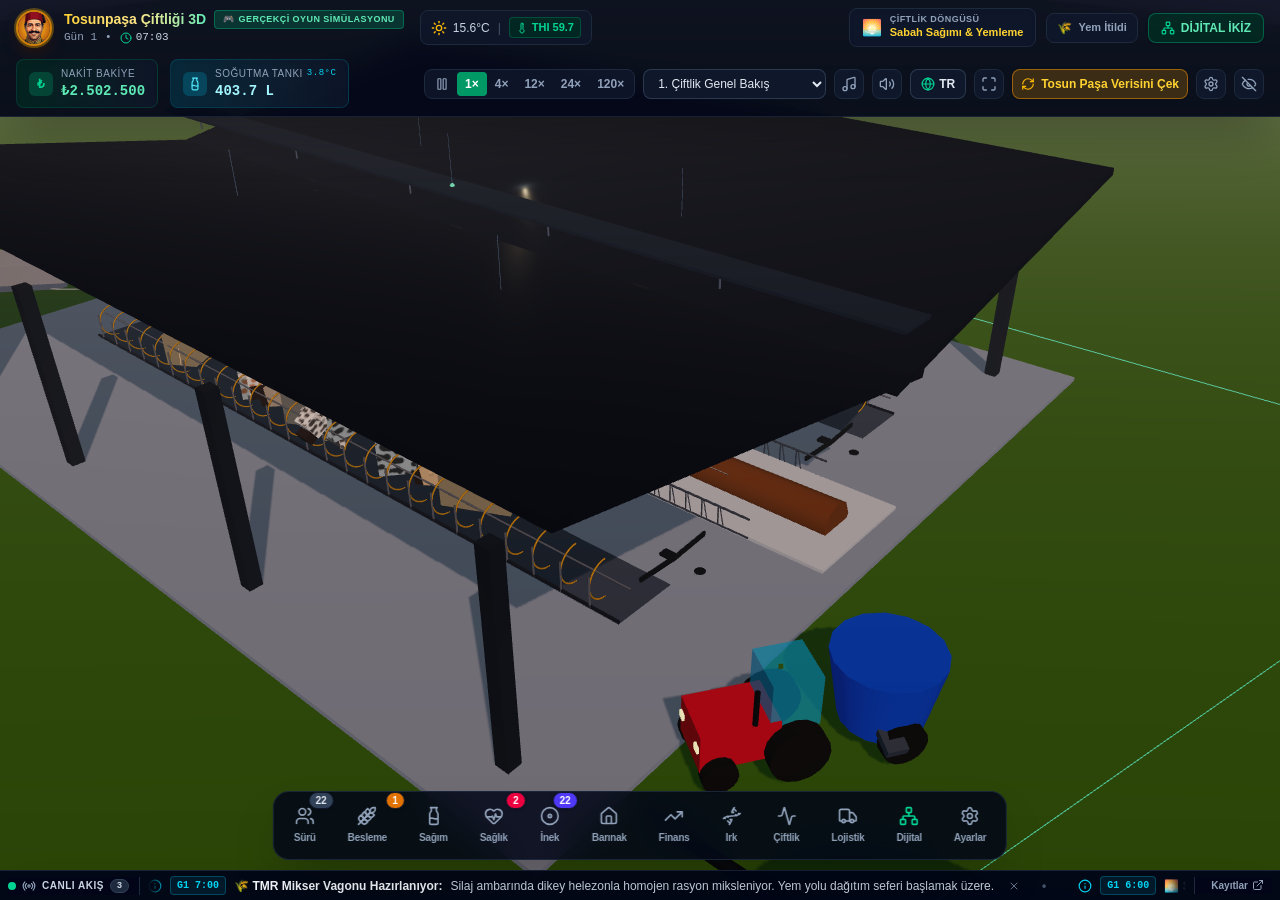
<file: sim3d/index.html>
<!doctype html>
<html lang="tr">
  <head>
    <meta charset="UTF-8" />
    <link rel="icon" type="image/png" href="./favicon.png" />
    <link rel="apple-touch-icon" href="./icon-192.png" />
    <meta name="viewport" content="width=device-width, initial-scale=1.0, maximum-scale=1.0, user-scalable=no" />
    <meta name="theme-color" content="#064e3b" />
    <meta name="description" content="Tosunpaşa Çiftliği 3D - Uluslararası Gerçekçi Süt Sığırcılığı Simülasyon Oyunu, Sürü Yönetimi ve Zootekni Dijital İkizi" />
    <title>Tosunpaşa Çiftliği 3D - Uluslararası Gerçekçi Çiftlik Simülasyon Oyunu</title>
    <script type="module" crossorigin src="./assets/index-Clcmv8Sz.js"></script>
    <link rel="stylesheet" crossorigin href="./assets/index-D9LaHJ26.css">
  </head>
  <body class="bg-[#0c0f12] text-slate-100 overflow-hidden select-none">
    <div id="root"></div>
  </body>
</html>
</file>
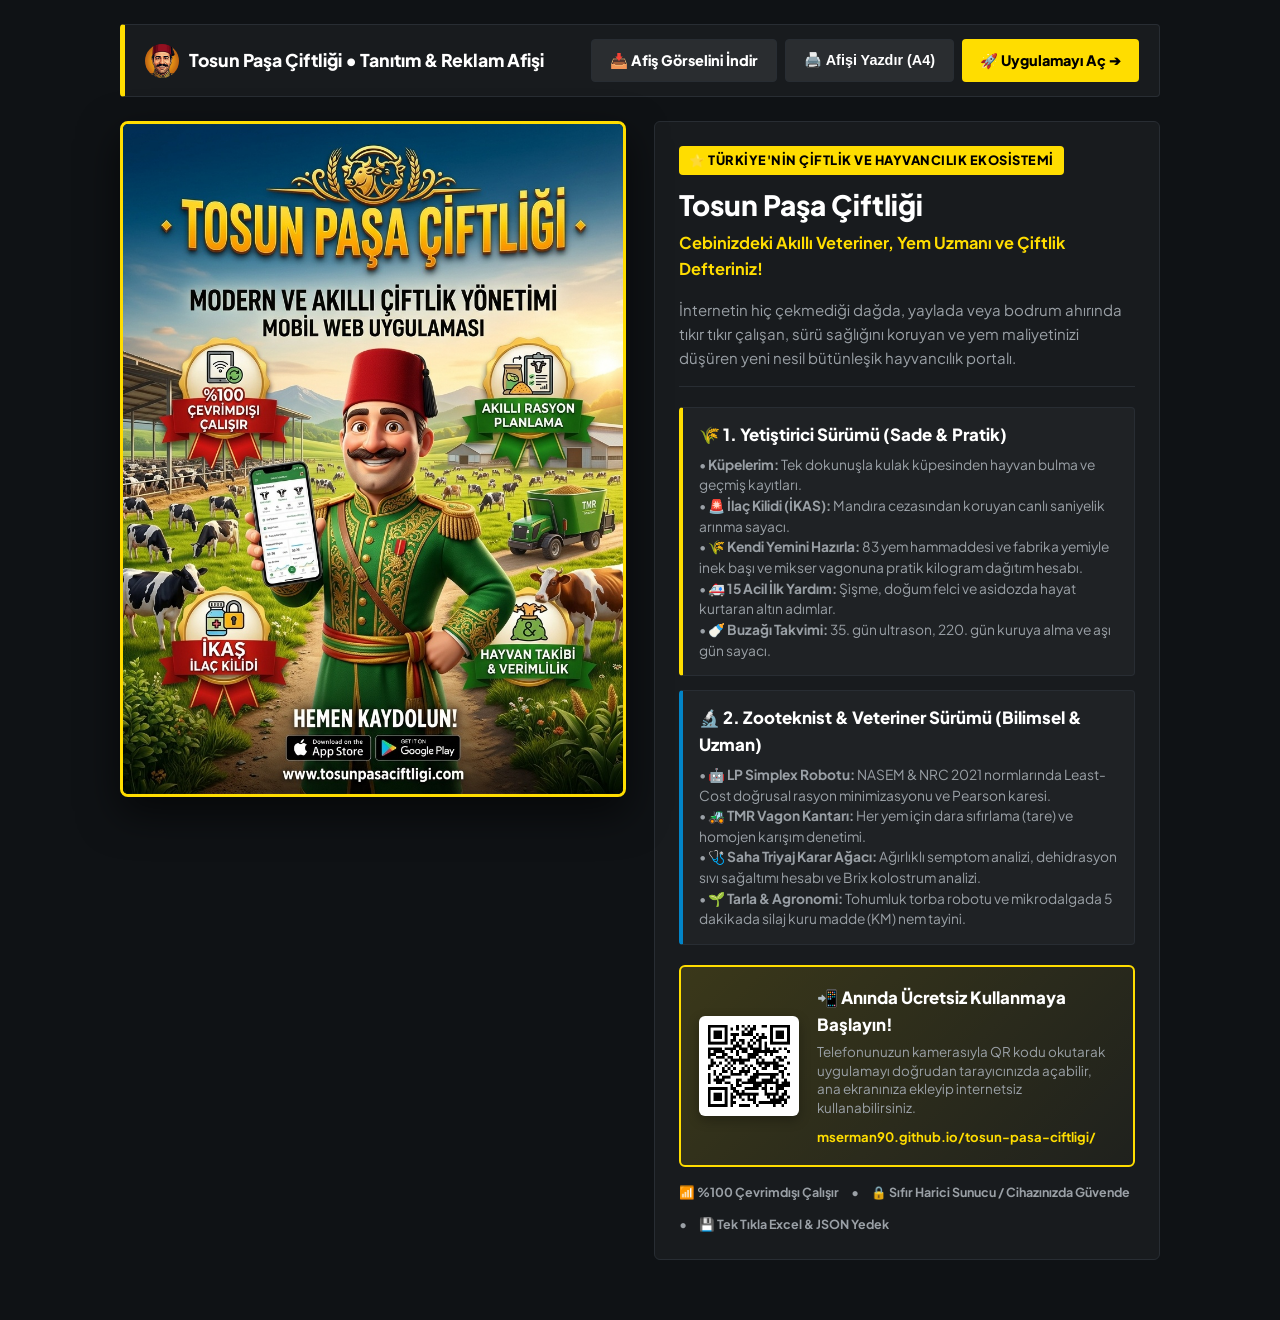
<file: afis.html>
<!DOCTYPE html>
<html lang="tr">
<head>
  <meta charset="UTF-8">
  <meta name="viewport" content="width=device-width, initial-scale=1.0">
  <title>Tosun Paşa Çiftliği | Tanıtım & Reklam Afişi</title>
  
  <link rel="icon" type="image/png" href="icon-192.png">
  <link rel="preconnect" href="https://fonts.googleapis.com">
  <link rel="preconnect" href="https://fonts.gstatic.com" crossorigin>
  <link href="https://fonts.googleapis.com/css2?family=Plus+Jakarta+Sans:wght@400;500;600;700;800;900&display=swap" rel="stylesheet">

  <style>
    :root {
      --primary: #ffdd00;
      --primary-dark: #e6c700;
      --bg: #0f1215;
      --card-bg: #181b1e;
      --card-border: #282d33;
      --text: #ffffff;
      --text-muted: #9aa0a6;
      --accent-green: #28a745;
      --accent-red: #dc3545;
      --accent-blue: #0284c7;
    }

    * {
      box-sizing: border-box;
      margin: 0;
      padding: 0;
    }

    body {
      font-family: 'Plus Jakarta Sans', -apple-system, BlinkMacSystemFont, 'Segoe UI', Roboto, sans-serif;
      background: var(--bg);
      color: var(--text);
      line-height: 1.6;
      padding: 24px 16px 60px 16px;
    }

    .container {
      max-width: 1040px;
      margin: 0 auto;
    }

    /* Action Bar (Top) */
    .action-bar {
      display: flex;
      justify-content: space-between;
      align-items: center;
      flex-wrap: wrap;
      gap: 12px;
      background: var(--card-bg);
      border: 1px solid var(--card-border);
      border-left: 5px solid var(--primary);
      border-radius: 4px;
      padding: 14px 20px;
      margin-bottom: 24px;
    }

    .action-title {
      font-weight: 800;
      font-size: 1.1rem;
      display: flex;
      align-items: center;
      gap: 10px;
    }

    .btn-group {
      display: flex;
      gap: 8px;
      flex-wrap: wrap;
    }

    .btn {
      display: inline-flex;
      align-items: center;
      gap: 6px;
      padding: 9px 18px;
      font-size: 0.90rem;
      font-weight: 800;
      border-radius: 4px;
      cursor: pointer;
      text-decoration: none;
      transition: all 0.2s ease;
      border: none;
    }

    .btn-primary {
      background: var(--primary);
      color: #000000;
    }
    .btn-primary:hover {
      background: var(--primary-dark);
      transform: translateY(-1px);
    }

    .btn-secondary {
      background: rgba(255, 255, 255, 0.08);
      color: #ffffff;
      border: 1px solid var(--card-border);
    }
    .btn-secondary:hover {
      background: rgba(255, 255, 255, 0.15);
    }

    /* Poster Layout Grid */
    .poster-grid {
      display: grid;
      grid-template-columns: 1fr 1fr;
      gap: 28px;
      align-items: start;
    }

    @media (max-width: 820px) {
      .poster-grid {
        grid-template-columns: 1fr;
      }
    }

    /* Left: Visual Poster Frame */
    .poster-frame {
      background: #000000;
      border: 3px solid var(--primary);
      border-radius: 8px;
      overflow: hidden;
      box-shadow: 0 16px 40px rgba(0, 0, 0, 0.6);
      position: relative;
    }

    .poster-img {
      width: 100%;
      height: auto;
      display: block;
      transition: transform 0.3s ease;
    }

    /* Right: Marketing & Features Card */
    .info-card {
      background: var(--card-bg);
      border: 1px solid var(--card-border);
      border-radius: 6px;
      padding: 24px;
    }

    .brand-badge {
      display: inline-flex;
      align-items: center;
      gap: 6px;
      background: var(--primary);
      color: #000000;
      font-weight: 800;
      font-size: 0.80rem;
      padding: 4px 10px;
      border-radius: 4px;
      text-transform: uppercase;
      letter-spacing: 0.5px;
      margin-bottom: 12px;
    }

    .main-headline {
      font-size: 1.75rem;
      font-weight: 900;
      line-height: 1.25;
      color: #ffffff;
      margin-bottom: 8px;
    }

    .sub-headline {
      font-size: 1.02rem;
      color: var(--primary);
      font-weight: 700;
      margin-bottom: 16px;
    }

    .lead-text {
      font-size: 0.94rem;
      color: var(--text-muted);
      line-height: 1.6;
      margin-bottom: 20px;
      border-bottom: 1px solid var(--card-border);
      padding-bottom: 16px;
    }

    /* Feature Pillars */
    .pillar-box {
      background: rgba(255, 255, 255, 0.03);
      border: 1px solid var(--card-border);
      border-left: 4px solid var(--primary);
      border-radius: 4px;
      padding: 14px 16px;
      margin-bottom: 14px;
    }

    .pillar-title {
      font-weight: 800;
      font-size: 1.05rem;
      color: #ffffff;
      margin-bottom: 6px;
      display: flex;
      align-items: center;
      gap: 8px;
    }

    .pillar-desc {
      font-size: 0.86rem;
      color: var(--text-muted);
      line-height: 1.5;
    }

    /* QR Code & Direct Launch Section */
    .qr-section {
      background: linear-gradient(135deg, rgba(255, 221, 0, 0.15), rgba(255, 221, 0, 0.03));
      border: 2px solid var(--primary);
      border-radius: 6px;
      padding: 18px;
      margin-top: 20px;
      display: flex;
      align-items: center;
      gap: 18px;
    }

    .qr-img {
      width: 100px;
      height: 100px;
      background: #ffffff;
      padding: 6px;
      border-radius: 6px;
      box-shadow: 0 4px 12px rgba(0, 0, 0, 0.3);
      flex-shrink: 0;
    }

    .qr-text h4 {
      font-size: 1.05rem;
      font-weight: 800;
      color: #ffffff;
      margin-bottom: 4px;
    }

    .qr-text p {
      font-size: 0.84rem;
      color: var(--text-muted);
      margin-bottom: 8px;
      line-height: 1.4;
    }

    .qr-link {
      font-size: 0.82rem;
      color: var(--primary);
      font-weight: 700;
      word-break: break-all;
    }

    /* Offline Guarantee Badges */
    .guarantees-row {
      display: flex;
      gap: 12px;
      margin-top: 16px;
      flex-wrap: wrap;
    }

    .guarantee-pill {
      font-size: 0.78rem;
      font-weight: 700;
      color: var(--text-muted);
      display: flex;
      align-items: center;
      gap: 5px;
    }

    /* Mobile Responsive Optimizations */
    @media (max-width: 540px) {
      body {
        padding: 10px 8px;
      }
      .container {
        padding: 0;
      }
      .action-bar {
        flex-direction: column;
        align-items: stretch;
        gap: 12px;
        padding: 12px;
      }
      .action-title {
        font-size: 0.95rem;
      }
      .btn-group {
        flex-direction: column;
        width: 100%;
      }
      .btn-group .btn {
        width: 100%;
        justify-content: center;
        min-height: 44px;
      }
      .qr-section {
        flex-direction: column;
        text-align: center;
        gap: 14px;
        padding: 14px;
      }
      .qr-img {
        margin: 0 auto;
      }
      .info-card {
        padding: 16px 12px;
      }
      .main-headline {
        font-size: 1.35rem;
      }
      .guarantees-row {
        flex-direction: column;
        gap: 8px;
      }
    }

    /* Print Styles for A4 Poster / Flyer */
    @media print {
      body {
        background: #ffffff !important;
        color: #000000 !important;
        padding: 0 !important;
      }
      .action-bar, .guarantees-row {
        display: none !important;
      }
      .poster-grid {
        display: block !important;
      }
      .poster-frame {
        border: none !important;
        box-shadow: none !important;
        max-width: 480px;
        margin: 0 auto 20px auto;
      }
      .info-card {
        background: #ffffff !important;
        border: 1px solid #ccc !important;
        color: #000000 !important;
      }
      .main-headline, .pillar-title, .qr-text h4 {
        color: #000000 !important;
      }
      .sub-headline, .brand-badge {
        color: #856404 !important;
      }
      .pillar-box {
        background: #f8f9fa !important;
        border-color: #ddd !important;
      }
      .qr-section {
        border-color: #000000 !important;
        background: #f8f9fa !important;
      }
    }
  </style>
</head>
<body>

  <div class="container">
    
    <!-- Action Toolbar -->
    <div class="action-bar">
      <div class="action-title">
        <img src="tosun-pasa-logo.png" alt="Logo" width="34" height="34" style="border-radius:50%;">
        <span>Tosun Paşa Çiftliği • Tanıtım & Reklam Afişi</span>
      </div>
      <div class="btn-group">
        <a href="reklam-afisi.jpg" download="tosun-pasa-ciftligi-afis.jpg" class="btn btn-secondary">
          📥 Afiş Görselini İndir
        </a>
        <button type="button" onclick="window.print()" class="btn btn-secondary">
          🖨️ Afişi Yazdır (A4)
        </button>
        <a href="index.html" class="btn btn-primary">
          🚀 Uygulamayı Aç ➔
        </a>
      </div>
    </div>

    <!-- Main Poster & Content Grid -->
    <div class="poster-grid">
      
      <!-- Visual Poster Column -->
      <div class="poster-frame">
        <img src="reklam-afisi.jpg" alt="Tosun Paşa Çiftliği Reklam Afişi" class="poster-img" loading="eager">
      </div>

      <!-- Feature Highlights & QR Column -->
      <div class="info-card">
        <div class="brand-badge">⭐ TÜRKİYE'NİN ÇİFTLİK VE HAYVANCILIK EKOSİSTEMİ</div>
        <h1 class="main-headline">Tosun Paşa Çiftliği</h1>
        <div class="sub-headline">Cebinizdeki Akıllı Veteriner, Yem Uzmanı ve Çiftlik Defteriniz!</div>
        <p class="lead-text">
          İnternetin hiç çekmediği dağda, yaylada veya bodrum ahırında tıkır tıkır çalışan, sürü sağlığını koruyan ve yem maliyetinizi düşüren yeni nesil bütünleşik hayvancılık portalı.
        </p>

        <!-- Pillar 1: Yetiştirici -->
        <div class="pillar-box" style="border-left-color: #ffdd00;">
          <div class="pillar-title">
            <span>🌾 1. Yetiştirici Sürümü (Sade & Pratik)</span>
          </div>
          <div class="pillar-desc">
            • <strong>Küpelerim:</strong> Tek dokunuşla kulak küpesinden hayvan bulma ve geçmiş kayıtları.<br>
            • <strong>🚨 İlaç Kilidi (İKAS):</strong> Mandıra cezasından koruyan canlı saniyelik arınma sayacı.<br>
            • <strong>🌾 Kendi Yemini Hazırla:</strong> 83 yem hammaddesi ve fabrika yemiyle inek başı ve mikser vagonuna pratik kilogram dağıtım hesabı.<br>
            • <strong>🚑 15 Acil İlk Yardım:</strong> Şişme, doğum felci ve asidozda hayat kurtaran altın adımlar.<br>
            • <strong>🍼 Buzağı Takvimi:</strong> 35. gün ultrason, 220. gün kuruya alma ve aşı gün sayacı.
          </div>
        </div>

        <!-- Pillar 2: Zooteknist -->
        <div class="pillar-box" style="border-left-color: #0284c7;">
          <div class="pillar-title">
            <span>🔬 2. Zooteknist & Veteriner Sürümü (Bilimsel & Uzman)</span>
          </div>
          <div class="pillar-desc">
            • <strong>🤖 LP Simplex Robotu:</strong> NASEM & NRC 2021 normlarında Least-Cost doğrusal rasyon minimizasyonu ve Pearson karesi.<br>
            • <strong>🚜 TMR Vagon Kantarı:</strong> Her yem için dara sıfırlama (tare) ve homojen karışım denetimi.<br>
            • <strong>🩺 Saha Triyaj Karar Ağacı:</strong> Ağırlıklı semptom analizi, dehidrasyon sıvı sağaltımı hesabı ve Brix kolostrum analizi.<br>
            • <strong>🌱 Tarla & Agronomi:</strong> Tohumluk torba robotu ve mikrodalgada 5 dakikada silaj kuru madde (KM) nem tayini.
          </div>
        </div>

        <!-- QR Code Box -->
        <div class="qr-section">
          <img src="qr-code.png" alt="QR Kod" class="qr-img">
          <div class="qr-text">
            <h4>📲 Anında Ücretsiz Kullanmaya Başlayın!</h4>
            <p>Telefonunuzun kamerasıyla QR kodu okutarak uygulamayı doğrudan tarayıcınızda açabilir, ana ekranınıza ekleyip internetsiz kullanabilirsiniz.</p>
            <div class="qr-link">mserman90.github.io/tosun-pasa-ciftligi/</div>
          </div>
        </div>

        <!-- Offline Guarantees -->
        <div class="guarantees-row">
          <div class="guarantee-pill">📶 %100 Çevrimdışı Çalışır</div>
          <div class="guarantee-pill">•</div>
          <div class="guarantee-pill">🔒 Sıfır Harici Sunucu / Cihazınızda Güvende</div>
          <div class="guarantee-pill">•</div>
          <div class="guarantee-pill">💾 Tek Tıkla Excel & JSON Yedek</div>
        </div>

      </div>

    </div>

  </div>

</body>
</html>
</file>
<file: styles.css>
/* ==========================================================================
   Tosun Paşa Çiftliği - Bütünleşik Çiftlik & Hayvancılık Yönetim Sistemi
   UI/UX Tasarım Sistemi & Görsel Standartlar
   ========================================================================== */

:root {
  --header-bg: #181b1e;        /* Servis Plan Sleek Carbon Anthracite */
  --primary-dark: #181b1e;     /* Başlıklar & Koyu Vurgular */
  --primary: #ffdd00;          /* Servis Plan İmzası Elektrik Sarı / Altın */
  --primary-text: #000000;     /* Sarı Üzerine Ultra Okunaklı Siyah Metin */
  --primary-light: #ffe833;    /* Canlı Açık Sarı (Hover) */
  --primary-hover: #e6c700;    /* Buton Hover Rengi */
  --bg: #f4f6f8;               /* Modern, Temiz, Göz Yormayan Açık Gri Arka Plan */
  --card-bg: #ffffff;          /* Beyaz Kart ve Modal Zeminleri */
  --text: #181b1e;             /* Koyu Metin (Yüksek Okunabilirlik) */
  --text-muted: #5c6670;       /* Yardımcı ve Açıklama Metinleri */
  --border: #e2e8f0;           /* Modern Çerçeve Çizgileri */
  --danger: #ff5158;           /* Servis Plan Kırmızı (Acil Durum / İKAS Kalkanı) */
  --warning: #ffaa00;          /* Kehribar Sarı Uyarı */
  --success: #059669;          /* Pozitif Durum */
  --radius: 4px;               /* Sabit Köşe Standardı */
  --shadow-sm: 0 1px 3px rgba(0, 0, 0, 0.06);
  --shadow-md: 0 4px 12px rgba(0, 0, 0, 0.08);
}

/* Yüksek Kontrastlı Gece Modu (Dark Mode) */
body.dark-mode {
  --bg: #0e1217;
  --card-bg: #161b22;
  --text: #f0f6fc;
  --text-muted: #8b949e;
  --border: #30363d;
  --header-bg: #161b22;
  --primary-dark: #ffdd00;     /* Gece modunda yazılar için sarı vurgu */
  --primary: #ffdd00;
  --primary-text: #000000;
  --primary-hover: #ffe833;
  --primary-light: #ffe833;
  --danger: #ff5158;
  --warning: #ffaa00;
  --success: #10b981;
  color-scheme: dark;
}

/* Base Reset & Typography */
* {
  box-sizing: border-box;
  margin: 0;
  padding: 0;
  -webkit-tap-highlight-color: transparent;
}

html, body {
  min-height: 100vh;
  background-color: var(--bg);
  color: var(--text);
  font-family: 'Plus Jakarta Sans', 'Inter', -apple-system, BlinkMacSystemFont, 'Segoe UI', Roboto, sans-serif;
  font-size: 15px;
  line-height: 1.5;
  -webkit-font-smoothing: antialiased;
}

.tabular-nums, .num, td.num-cell, th.num-cell {
  font-variant-numeric: tabular-nums;
  font-feature-settings: "tnum";
}

/* App Header */
.app-header {
  background-color: var(--header-bg);
  color: #ffffff;
  padding: max(10px, env(safe-area-inset-top)) max(16px, env(safe-area-inset-right)) 10px max(16px, env(safe-area-inset-left));
  display: flex;
  align-items: center;
  justify-content: space-between;
  box-shadow: var(--shadow-md);
  position: sticky;
  top: 0;
  z-index: 100;
  border-bottom: 3px solid var(--primary);
}

.header-brand {
  display: flex;
  align-items: center;
  gap: 12px;
  cursor: pointer;
  user-select: none;
  transition: opacity 0.15s ease, transform 0.15s ease, background-color 0.15s ease;
  padding: 4px 8px;
  border-radius: 6px;
}

.header-brand:hover {
  background-color: rgba(255, 221, 0, 0.08);
  opacity: 0.96;
}

.header-brand:active {
  transform: scale(0.98);
  background-color: rgba(255, 221, 0, 0.14);
}

.header-brand:focus-visible {
  outline: 2px solid var(--primary);
  outline-offset: 2px;
}

.header-avatar {
  width: 42px;
  height: 42px;
  min-width: 42px;
  border-radius: 50%;
  background-color: var(--primary);
  padding: 0;
  overflow: hidden;
  display: flex;
  align-items: center;
  justify-content: center;
  box-shadow: 0 0 0 2px var(--primary);
}

.header-avatar img, .header-avatar svg {
  width: 100%;
  height: 100%;
  object-fit: cover;
  border-radius: 50%;
  display: block;
}

.header-titles h1 {
  font-size: 1.15rem;
  font-weight: 800;
  line-height: 1.2;
  letter-spacing: -0.01em;
  margin: 0;
  color: #ffffff;
}

.header-titles p {
  font-size: 0.8rem;
  opacity: 0.9;
  font-weight: 500;
  display: flex;
  align-items: center;
  gap: 5px;
  margin: 0;
}

.status-dot {
  width: 8px;
  height: 8px;
  background-color: var(--primary);
  border-radius: 50%;
  display: inline-block;
  box-shadow: 0 0 6px var(--primary);
}

.header-actions {
  display: flex;
  align-items: center;
  gap: 8px;
  flex-wrap: wrap;
}

/* Header Action Buttons */
.btn-header {
  background: rgba(255, 255, 255, 0.08);
  border: 1.5px solid rgba(255, 221, 0, 0.45);
  color: #ffffff;
  border-radius: 4px;
  min-height: 40px;
  padding: 6px 12px;
  font-size: 0.82rem;
  font-weight: 600;
  display: inline-flex;
  align-items: center;
  gap: 6px;
  cursor: pointer;
  transition: all 0.2s ease;
  white-space: nowrap;
}

.btn-header:hover {
  background: var(--primary);
  color: #000000;
  border-color: var(--primary);
}

/* Header Ayarlar Dropdown Menüsü */
.settings-dropdown-wrap {
  position: relative;
  display: inline-block;
}

.settings-dropdown-menu {
  position: absolute;
  top: calc(100% + 8px);
  right: 0;
  min-width: 280px;
  background: var(--card-bg);
  border: 1.5px solid rgba(255, 221, 0, 0.45);
  border-radius: 4px !important;
  box-shadow: 0 12px 32px rgba(0, 0, 0, 0.35);
  z-index: 1000;
  padding: 6px;
  animation: fadeIn 0.15s ease-in-out;
}

body.dark-mode .settings-dropdown-menu {
  background: #161b22;
  border-color: rgba(255, 221, 0, 0.4);
}

.settings-dropdown-header {
  padding: 8px 10px;
  font-size: 0.76rem;
  font-weight: 800;
  text-transform: uppercase;
  letter-spacing: 0.05em;
  color: var(--text-muted);
  border-bottom: 1px solid var(--border);
  margin-bottom: 4px;
}

.settings-item {
  width: 100%;
  display: flex;
  align-items: center;
  gap: 10px;
  padding: 10px 12px;
  background: transparent;
  border: none;
  border-radius: 4px;
  text-align: left;
  cursor: pointer;
  color: var(--text);
  transition: all 0.15s ease;
  min-height: 48px;
}

.settings-item:hover, .settings-item:focus-visible {
  background: rgba(255, 221, 0, 0.14);
  color: var(--primary);
  outline: none;
}

body.dark-mode .settings-item {
  color: #f0f6fc;
}

body.dark-mode .settings-item:hover, body.dark-mode .settings-item:focus-visible {
  background: rgba(255, 221, 0, 0.18);
  color: #ffdd00;
}

.settings-item-icon {
  font-size: 1.3rem;
  min-width: 28px;
  display: flex;
  align-items: center;
  justify-content: center;
}

.settings-item-text {
  flex: 1;
}

.settings-item-title {
  font-size: 0.88rem;
  font-weight: 700;
  line-height: 1.25;
}

.settings-item-desc {
  font-size: 0.72rem;
  color: var(--text-muted);
  margin-top: 2px;
  line-height: 1.3;
}

body.dark-mode .settings-item-desc {
  color: #8b949e;
}

/* Master Navigation Tabs */
.master-tabs-container {
  background-color: var(--header-bg);
  border-bottom: 2px solid rgba(0, 0, 0, 0.15);
  position: sticky;
  top: 62px;
  z-index: 90;
}

.master-tabs {
  max-width: 1200px;
  margin: 0 auto;
  display: flex;
  overflow-x: auto;
  scrollbar-width: none;
  -webkit-overflow-scrolling: touch;
}

.master-tabs::-webkit-scrollbar {
  display: none;
}

.tab-btn {
  flex: 1;
  min-width: 140px;
  min-height: 46px;
  border: none;
  border-radius: 4px 4px 0 0;
  background: transparent;
  color: rgba(255, 255, 255, 0.8);
  font-size: 0.92rem;
  font-weight: 600;
  display: flex;
  align-items: center;
  justify-content: center;
  gap: 8px;
  padding: 8px 14px;
  cursor: pointer;
  transition: all 0.15s ease;
  border-bottom: 3px solid transparent;
}

.tab-btn:hover {
  background-color: rgba(255, 255, 255, 0.08);
  color: #ffffff;
}

.tab-btn.active {
  background-color: var(--bg);
  color: var(--primary-dark);
  border-bottom: 3px solid var(--primary);
  font-weight: 700;
}

body.dark-mode .tab-btn.active {
  background-color: var(--bg);
  color: var(--primary);
  border-bottom: 3px solid var(--primary);
}

/* Offline & Update Alerts */
.offline-banner {
  background-color: var(--warning);
  color: #000;
  text-align: center;
  padding: 6px 12px;
  font-size: 0.82rem;
  font-weight: 700;
  display: none;
}

.offline-banner.visible {
  display: block;
}

/* Main Layout */
.main-content {
  max-width: 1200px;
  margin: 0 auto;
  padding: 16px;
  padding-bottom: max(80px, calc(80px + env(safe-area-inset-bottom)));
  padding-left: max(16px, env(safe-area-inset-left));
  padding-right: max(16px, env(safe-area-inset-right));
}

.tab-panel {
  display: none;
  animation: fadeIn 0.2s ease-in-out;
}

.tab-panel.active {
  display: block;
}

@keyframes fadeIn {
  from { opacity: 0; transform: translateY(4px); }
  to { opacity: 1; transform: translateY(0); }
}

/* Global Card & Strict Radius Standards */
.card {
  background-color: var(--card-bg);
  border: 1px solid var(--border);
  border-radius: 4px !important;
  box-shadow: var(--shadow-sm);
  padding: 18px;
  margin-bottom: 16px;
}

.card-header {
  display: flex;
  align-items: center;
  justify-content: space-between;
  margin-bottom: 14px;
  padding-bottom: 10px;
  border-bottom: 1px solid var(--border);
}

.card-title {
  font-size: 1.05rem;
  font-weight: 700;
  color: var(--primary-dark);
  display: flex;
  align-items: center;
  gap: 8px;
}

body.dark-mode .card-title {
  color: var(--primary);
}

.card-desc {
  font-size: 0.85rem;
  color: var(--text-muted);
  margin-bottom: 12px;
}

/* Sub-nav pills (strictly border-radius: 4px) */
.sub-nav {
  display: flex;
  gap: 8px;
  margin-bottom: 16px;
  overflow-x: auto;
  padding-bottom: 4px;
}

.sub-nav-btn {
  background: var(--card-bg);
  border: 1px solid var(--border);
  color: var(--text);
  border-radius: 4px !important;
  min-height: 40px;
  padding: 6px 14px;
  font-size: 0.88rem;
  font-weight: 600;
  cursor: pointer;
  white-space: nowrap;
  display: inline-flex;
  align-items: center;
  gap: 6px;
  transition: all 0.15s ease;
}

.sub-nav-btn:hover {
  background-color: rgba(255, 221, 0, 0.12);
  border-color: var(--primary);
}

.sub-nav-btn.active {
  background-color: var(--primary);
  color: #000000;
  border-color: #e6c700;
  font-weight: 700;
  box-shadow: 0 2px 8px rgba(255, 221, 0, 0.3);
}

/* Form Controls (Strictly min-height 40px & border-radius: 4px) */
input, select, textarea {
  width: 100%;
  min-height: 42px;
  border: 1px solid var(--border);
  border-radius: 4px !important;
  background-color: var(--card-bg);
  color: var(--text);
  padding: 8px 12px;
  font-size: 0.95rem;
  font-family: inherit;
  transition: border-color 0.15s, box-shadow 0.15s;
}

input:focus, select:focus, textarea:focus {
  outline: none;
  border-color: var(--primary);
  box-shadow: 0 0 0 2px rgba(255, 221, 0, 0.25);
}

/* Feed Selection & Search Box */
.feed-search-wrap {
  background: var(--card-bg);
  border: 1px solid var(--border);
  border-radius: 4px !important;
  padding: 10px 12px;
  margin-top: 6px;
  margin-bottom: 8px;
}

body.dark-mode .feed-search-wrap {
  background: #161b22;
  border-color: var(--border);
}

.feed-item-card {
  display: flex;
  align-items: flex-start;
  gap: 8px;
  font-size: 0.83rem;
  padding: 6px 8px;
  border: 1px solid var(--border);
  border-radius: 4px !important;
  background: var(--card-bg);
  cursor: pointer;
  transition: all 0.15s ease;
  user-select: none;
}

.feed-item-card:hover {
  border-color: var(--primary);
  background: rgba(255, 221, 0, 0.06);
}

.feed-item-card.is-selected {
  border-color: var(--primary);
  background: rgba(255, 221, 0, 0.12);
}

body.dark-mode .feed-item-card {
  background: #161b22;
  border-color: var(--border);
}

body.dark-mode .feed-item-card:hover {
  background: rgba(255, 221, 0, 0.1);
  border-color: var(--primary);
}

body.dark-mode .feed-item-card.is-selected {
  border-color: var(--primary);
  background: rgba(255, 221, 0, 0.18);
}

.feed-item-content {
  display: flex;
  flex-direction: column;
  gap: 2px;
  flex: 1;
  min-width: 0;
}

.feed-item-name {
  font-weight: 700;
  color: var(--text);
  line-height: 1.25;
  display: flex;
  align-items: center;
  gap: 4px;
  flex-wrap: wrap;
}

.feed-item-meta {
  font-size: 0.74rem;
  color: var(--text-muted);
  display: flex;
  gap: 6px;
  flex-wrap: wrap;
}

.btn-feed-filter {
  background: var(--card-bg);
  border: 1px solid var(--border);
  color: var(--text);
  font-size: 0.78rem;
  font-weight: 600;
  padding: 4px 10px;
  border-radius: 4px !important;
  cursor: pointer;
  white-space: nowrap;
  transition: all 0.15s ease;
}

.btn-feed-filter:hover {
  border-color: var(--primary);
  background: rgba(255, 221, 0, 0.08);
}

.btn-feed-filter.active {
  background: var(--primary);
  color: #000000;
  border-color: #e6c700;
  font-weight: 800;
  box-shadow: 0 1px 4px rgba(255, 221, 0, 0.3);
}

body.dark-mode .btn-feed-filter {
  background: #161b22;
  border-color: var(--border);
  color: var(--text);
}

body.dark-mode .btn-feed-filter.active {
  background: var(--primary);
  color: #000000;
}

label {
  display: block;
  font-size: 0.84rem;
  font-weight: 600;
  color: var(--text);
  margin-bottom: 5px;
}

.form-group {
  margin-bottom: 14px;
}

.form-grid {
  display: grid;
  grid-template-columns: repeat(auto-fit, minmax(min(220px, 100%), 1fr));
  gap: 14px;
}

.form-grid-3 {
  display: grid;
  grid-template-columns: repeat(auto-fit, minmax(min(180px, 100%), 1fr));
  gap: 12px;
}

/* Buttons (Strictly border-radius: 4px and min-height 42px) */
.btn {
  display: inline-flex;
  align-items: center;
  justify-content: center;
  gap: 8px;
  min-height: 42px;
  padding: 8px 16px;
  font-size: 0.92rem;
  font-weight: 600;
  border-radius: 4px !important;
  border: 1px solid transparent;
  cursor: pointer;
  transition: all 0.15s ease;
  text-decoration: none;
  white-space: nowrap;
}

.btn-primary {
  background-color: var(--primary);
  color: #000000 !important;
  font-weight: 700;
  border: 1px solid #e6c700;
  box-shadow: 0 2px 6px rgba(255, 221, 0, 0.25);
}

.btn-primary:hover {
  background-color: var(--primary-light);
  color: #000000 !important;
  box-shadow: 0 4px 12px rgba(255, 221, 0, 0.38);
  border-color: #d4b500;
  transform: translateY(-1px);
}

.btn-secondary {
  background-color: var(--card-bg);
  border: 1px solid var(--border);
  color: var(--text);
  font-weight: 600;
}

.btn-secondary:hover {
  background-color: rgba(255, 221, 0, 0.1);
  border-color: var(--primary);
  color: var(--text);
}

body.dark-mode .btn-secondary:hover {
  background-color: rgba(255, 221, 0, 0.12);
  border-color: var(--primary);
}

.btn-danger {
  background-color: var(--danger);
  color: #ffffff;
}

.btn-danger:hover {
  background-color: #b91c1c;
}

.btn-warning {
  background-color: var(--warning);
  color: #000000;
}

.btn-warning:hover {
  background-color: #d97706;
}

.btn-block {
  width: 100%;
}

.btn-sm {
  min-height: 36px;
  padding: 4px 10px;
  font-size: 0.82rem;
}

/* Badges & Tags */
.badge {
  display: inline-flex;
  align-items: center;
  gap: 4px;
  padding: 3px 8px;
  border-radius: 4px !important;
  font-size: 0.76rem;
  font-weight: 700;
  text-transform: uppercase;
  letter-spacing: 0.02em;
}

.badge-primary, .badge-servis { background-color: #ffdd00; color: #000000; border: 1px solid #e6c700; font-weight: 800; }
.badge-success { background-color: rgba(255, 221, 0, 0.18); color: #856404; border: 1px solid rgba(255, 221, 0, 0.5); }
.badge-warning { background-color: rgba(255, 170, 0, 0.15); color: #b45309; }
.badge-danger  { background-color: rgba(255, 81, 88, 0.15); color: #dc2626; }
.badge-info    { background-color: #e0f2fe; color: #0369a1; }

body.dark-mode .badge-primary, body.dark-mode .badge-servis { background-color: #ffdd00; color: #000000; }
body.dark-mode .badge-success { background-color: rgba(255, 221, 0, 0.22); color: #ffdd00; }
body.dark-mode .badge-warning { background-color: rgba(255, 170, 0, 0.25); color: #fde68a; }
body.dark-mode .badge-danger  { background-color: rgba(255, 81, 88, 0.25); color: #fecaca; }
body.dark-mode .badge-info    { background-color: #0c4a6e; color: #bae6fd; }

/* Tables */
.table-responsive {
  width: 100%;
  overflow-x: auto;
  border: 1px solid var(--border);
  border-radius: 4px !important;
  margin-top: 10px;
}

table {
  width: 100%;
  border-collapse: collapse;
  font-size: 0.88rem;
  text-align: left;
}

th, td {
  padding: 10px 12px;
  border-bottom: 1px solid var(--border);
}

th {
  background-color: rgba(24, 27, 30, 0.05);
  font-weight: 700;
  color: var(--primary-dark);
}

body.dark-mode th {
  background-color: rgba(255, 255, 255, 0.04);
  color: var(--primary);
}

body.dark-mode th {
  background-color: rgba(0, 168, 132, 0.12);
  color: var(--primary);
}

tr:last-child td {
  border-bottom: none;
}

tr:hover td {
  background-color: rgba(0, 0, 0, 0.02);
}

body.dark-mode tr:hover td {
  background-color: rgba(255, 255, 255, 0.03);
}

/* Alerts and Banners */
.alert {
  padding: 12px 14px;
  border-radius: 4px !important;
  margin-bottom: 14px;
  font-size: 0.88rem;
  display: flex;
  align-items: flex-start;
  gap: 10px;
  border-left: 4px solid;
}

.alert-danger {
  background-color: #fee2e2;
  color: #7f1d1d;
  border-color: var(--danger);
}

.alert-warning {
  background-color: #fef3c7;
  color: #78350f;
  border-color: var(--warning);
}

.alert-success {
  background-color: #dcfce7;
  color: #14532d;
  border-color: var(--primary-light);
}

.alert-info {
  background-color: #e0f2fe;
  color: #075985;
  border-color: #0284c7;
}

body.dark-mode .alert-danger { background-color: #450a0a; color: #fecaca; }
body.dark-mode .alert-warning { background-color: #451a03; color: #fde68a; }
body.dark-mode .alert-success { background-color: #052e16; color: #bbf7d0; }
body.dark-mode .alert-info { background-color: #082f49; color: #bae6fd; }

/* Grid Layouts for Modules */
.grid-2 {
  display: grid;
  grid-template-columns: repeat(auto-fit, minmax(min(300px, 100%), 1fr));
  gap: 16px;
}

.grid-3 {
  display: grid;
  grid-template-columns: repeat(auto-fit, minmax(min(240px, 100%), 1fr));
  gap: 14px;
}

.grid-4 {
  display: grid;
  grid-template-columns: repeat(auto-fit, minmax(min(200px, 100%), 1fr));
  gap: 12px;
}

/* Gauge & Meter Display */
.metric-box {
  background: rgba(0, 0, 0, 0.03);
  border: 1px solid var(--border);
  border-radius: 4px !important;
  padding: 14px;
  text-align: center;
}

body.dark-mode .metric-box {
  background: rgba(255, 255, 255, 0.03);
}

.metric-val {
  font-size: 1.8rem;
  font-weight: 800;
  line-height: 1.1;
  color: var(--primary-dark);
}

body.dark-mode .metric-val {
  color: var(--primary);
}

.metric-label {
  font-size: 0.78rem;
  color: var(--text-muted);
  text-transform: uppercase;
  font-weight: 600;
  margin-top: 4px;
}

/* Progress bar */
.progress-bar-wrap {
  width: 100%;
  height: 12px;
  background-color: var(--border);
  border-radius: 4px !important;
  overflow: hidden;
  margin: 8px 0;
}

.progress-bar-fill {
  height: 100%;
  background-color: var(--primary);
  transition: width 0.3s ease;
  border-radius: 4px !important;
}

.progress-bar-fill.danger { background-color: var(--danger); }
.progress-bar-fill.warning { background-color: var(--warning); }
.progress-bar-fill.success { background-color: var(--primary-light); }

/* Live Countdown Lock Banner */
.ikas-lock-card {
  border: 2px solid var(--danger);
  background-color: rgba(220, 38, 38, 0.05);
}

.countdown-display {
  display: flex;
  gap: 8px;
  justify-content: center;
  margin: 10px 0;
}

.countdown-segment {
  background: var(--danger);
  color: #ffffff;
  padding: 8px 12px;
  border-radius: 4px !important;
  text-align: center;
  min-width: 60px;
}

.countdown-num {
  font-size: 1.6rem;
  font-weight: 800;
  font-family: inherit;
  font-variant-numeric: tabular-nums;
  line-height: 1;
}

.countdown-lbl {
  font-size: 0.68rem;
  text-transform: uppercase;
  margin-top: 3px;
  opacity: 0.9;
}

/* Modal Window Standards */
.modal-overlay {
  position: fixed;
  top: 0;
  left: 0;
  width: 100vw;
  height: 100vh;
  background: rgba(0, 0, 0, 0.65);
  display: none;
  align-items: center;
  justify-content: center;
  z-index: 1000;
  padding: 16px;
  backdrop-filter: blur(2px);
}

.modal-overlay.active {
  display: flex;
}

.modal-content {
  background-color: var(--card-bg);
  border: 1px solid var(--border);
  border-radius: 4px !important;
  box-shadow: 0 10px 25px rgba(0,0,0,0.3);
  width: 100%;
  max-width: 720px;
  max-height: 90vh;
  display: flex;
  flex-direction: column;
  overflow: hidden;
  animation: modalPop 0.2s ease-out;
}

@keyframes modalPop {
  from { opacity: 0; transform: scale(0.97); }
  to { opacity: 1; transform: scale(1); }
}

.modal-header {
  background-color: var(--header-bg);
  color: #ffffff;
  padding: 12px 18px;
  display: flex;
  align-items: center;
  justify-content: space-between;
}

.modal-title {
  font-size: 1.1rem;
  font-weight: 700;
  display: flex;
  align-items: center;
  gap: 8px;
}

.btn-close-modal {
  background: transparent;
  border: none;
  color: #ffffff;
  font-size: 1.4rem;
  cursor: pointer;
  padding: 2px 8px;
  line-height: 1;
}

.modal-body {
  padding: 18px;
  overflow-y: auto;
  flex: 1;
}

.modal-footer {
  padding: 12px 18px;
  border-top: 1px solid var(--border);
  display: flex;
  justify-content: flex-end;
  gap: 10px;
  background: rgba(0, 0, 0, 0.02);
}

/* Kullanım Kılavuzu Stilleri */
#modal-help-guide .modal-content {
  max-width: 920px;
}

.guide-mode-nav {
  display: flex;
  gap: 10px;
  margin-bottom: 16px;
  border-bottom: 2px solid var(--border);
  padding-bottom: 12px;
}

.guide-mode-btn {
  flex: 1;
  padding: 10px 14px;
  font-weight: 800;
  font-size: 0.95rem;
  border-radius: 4px !important;
  border: 1px solid var(--border);
  background: var(--card-bg);
  color: var(--text-muted);
  cursor: pointer;
  transition: all 0.2s ease;
  display: flex;
  align-items: center;
  justify-content: center;
  gap: 8px;
}

.guide-mode-btn:hover {
  background: rgba(255, 221, 0, 0.12);
  color: var(--text);
}

.guide-mode-btn.active {
  background: #ffdd00 !important;
  color: #000000 !important;
  border-color: #e6c700 !important;
  box-shadow: 0 2px 8px rgba(255, 221, 0, 0.35);
}

body.dark-mode .guide-mode-btn {
  background: #1e242b;
  border-color: #30363d;
  color: #8b949e;
}

body.dark-mode .guide-mode-btn:hover {
  background: #283038;
  color: #ffffff;
}

body.dark-mode .guide-mode-btn.active {
  background: #ffdd00 !important;
  color: #000000 !important;
  border-color: #e6c700 !important;
}

.guide-step-card {
  background: var(--card-bg);
  border: 1px solid var(--border);
  border-left: 5px solid var(--primary);
  border-radius: 4px !important;
  padding: 14px 16px;
  margin-bottom: 14px;
}

body.dark-mode .guide-step-card {
  background: #161b22;
  border-color: var(--border);
  border-left-color: var(--primary);
}

.guide-step-title {
  font-size: 1.05rem;
  font-weight: 800;
  color: var(--text);
  margin-bottom: 8px;
  display: flex;
  align-items: center;
  gap: 8px;
  flex-wrap: wrap;
}

.guide-step-desc {
  font-size: 0.92rem;
  line-height: 1.6;
  color: var(--text);
  margin-bottom: 8px;
}

.guide-box-tip {
  background: rgba(255, 221, 0, 0.12);
  border: 1px solid rgba(255, 221, 0, 0.35);
  border-radius: 4px !important;
  padding: 10px 14px;
  font-size: 0.88rem;
  line-height: 1.5;
  color: var(--text);
  margin-top: 8px;
}

body.dark-mode .guide-box-tip {
  background: rgba(255, 221, 0, 0.08);
  border-color: rgba(255, 221, 0, 0.25);
}

.guide-pill-badge {
  display: inline-flex;
  align-items: center;
  gap: 4px;
  background: rgba(255, 221, 0, 0.2);
  color: #856404;
  border: 1px solid rgba(255, 221, 0, 0.4);
  border-radius: 4px !important;
  padding: 2px 8px;
  font-weight: 700;
  font-size: 0.78rem;
}

body.dark-mode .guide-pill-badge {
  background: rgba(255, 221, 0, 0.15);
  color: #ffdd00;
}

/* Toast Messages */
.toast-container {
  position: fixed;
  bottom: 20px;
  right: 20px;
  z-index: 2000;
  display: flex;
  flex-direction: column;
  gap: 8px;
  max-width: 380px;
  pointer-events: none;
}

.toast {
  background: var(--text);
  color: #ffffff;
  padding: 10px 16px;
  border-radius: 4px !important;
  box-shadow: var(--shadow-md);
  font-size: 0.88rem;
  font-weight: 600;
  display: flex;
  align-items: center;
  gap: 8px;
  pointer-events: auto;
  animation: slideToast 0.25s ease;
  border-left: 4px solid var(--primary-light);
}

.toast.toast-error { border-left-color: var(--danger); }
.toast.toast-warning { border-left-color: var(--warning); }

@keyframes slideToast {
  from { opacity: 0; transform: translateX(20px); }
  to { opacity: 1; transform: translateX(0); }
}

/* ==========================================================================
   Kapsamlı Mobil Uyumluluk & Dokunmatik Saha Standartları (PWA Responsive)
   ========================================================================== */

/* Mobil Buton & Dokunmatik İyileştirmeleri */
button, .btn, .sub-nav-btn, .tab-btn {
  touch-action: manipulation;
}

@media (max-width: 768px) {
  /* Üst Header (Safe Area Uyumlu) */
  .app-header {
    padding-top: max(8px, env(safe-area-inset-top));
    padding-bottom: 8px;
    padding-left: max(12px, env(safe-area-inset-left));
    padding-right: max(12px, env(safe-area-inset-right));
    gap: 8px;
    flex-wrap: wrap;
  }
  .header-brand {
    gap: 8px;
    padding: 2px 4px;
  }
  .header-avatar {
    width: 36px;
    height: 36px;
    min-width: 36px;
  }
  .header-titles h1 {
    font-size: 1.05rem;
  }
  .header-titles p {
    font-size: 0.72rem;
  }
  .header-actions {
    gap: 6px;
  }
  .header-actions .btn-header {
    min-height: 40px;
    padding: 6px 8px;
    font-size: 0.85rem;
  }
  .header-actions .btn-header span.btn-label {
    display: none;
  }

  /* Ana Sekmeler */
  .master-tabs {
    justify-content: flex-start;
    -webkit-overflow-scrolling: touch;
    scroll-snap-type: x mandatory;
    padding-left: max(4px, env(safe-area-inset-left));
    padding-right: max(4px, env(safe-area-inset-right));
  }
  .tab-btn {
    min-width: 105px;
    min-height: 44px;
    font-size: 0.84rem;
    padding: 8px 10px;
    white-space: nowrap;
    scroll-snap-align: start;
    flex-shrink: 0;
  }

  /* Alt Navigasyon Sekmeleri */
  .sub-nav {
    display: flex;
    gap: 8px;
    margin-bottom: 14px;
    overflow-x: auto;
    padding-bottom: 6px;
    -webkit-overflow-scrolling: touch;
    scrollbar-width: none;
  }
  .sub-nav::-webkit-scrollbar {
    display: none;
  }
  .sub-nav-btn {
    flex-shrink: 0;
    min-height: 44px;
    padding: 8px 12px;
    font-size: 0.84rem;
  }

  /* Yetiştirici Navigasyon Çubuğu */
  .yet-nav-container {
    padding-left: max(6px, env(safe-area-inset-left));
    padding-right: max(6px, env(safe-area-inset-right));
    -webkit-overflow-scrolling: touch;
  }
  .yet-tab-btn {
    min-height: 44px;
    min-width: 90px;
    padding: 8px 12px;
    font-size: 0.85rem;
  }

  /* Sayfa Düzeni & Kartlar */
  .main-content {
    padding-top: 10px;
    padding-bottom: max(80px, calc(80px + env(safe-area-inset-bottom)));
    padding-left: max(8px, env(safe-area-inset-left));
    padding-right: max(8px, env(safe-area-inset-right));
  }
  .card {
    padding: 14px 12px;
    margin-bottom: 12px;
  }
  .card-header {
    flex-direction: column;
    align-items: flex-start;
    gap: 6px;
  }
  .card-title {
    font-size: 0.98rem;
  }

  /* Izgaralar - Mobilde Tam Genişlik ve Tek Kolon */
  .portal-cards-grid,
  .grid-2, .grid-3, .grid-4,
  .form-grid, .form-grid-3,
  .farm-stats-grid, .hero-modules-grid,
  .hero-impact-grid, .hero-superpowers-grid,
  #ration-feeds-selector,
  #yet-cows-list, #yet-ikas-cards-container, #yet-firstaid-list,
  #protocol-cards-grid, #agronomy-cards-grid {
    grid-template-columns: 1fr !important;
    gap: 10px;
  }

  /* Dokunmatik Hedefler & Butonlar (Minimum 44px) */
  .btn, .tab-btn, .sub-nav-btn, .yet-tab-btn, .guide-mode-btn {
    min-height: 44px;
  }
  .yet-cat-btn, .btn-feed-filter {
    min-height: 40px;
    display: inline-flex;
    align-items: center;
    justify-content: center;
  }
  .yet-feed-item-label, .feed-checkbox-label {
    min-height: 44px;
    display: flex;
    align-items: center;
  }

  /* Form Kontrolleri (iOS Safari Otomatik Zoom Engelleme: 16px) */
  input, select, textarea {
    font-size: 16px !important;
    min-height: 44px;
  }

  /* Hero Banner */
  .hero-banner {
    padding: 18px 14px;
    margin-bottom: 14px;
  }
  .hero-golden-badge {
    font-size: 0.68rem;
    padding: 4px 8px;
    white-space: normal;
    line-height: 1.3;
  }
  .hero-header-flex {
    gap: 12px;
  }
  .hero-avatar-large {
    width: 58px;
    height: 58px;
    min-width: 58px;
  }
  .hero-title-group h2 {
    font-size: 1.4rem;
    line-height: 1.2;
  }
  .hero-title-group p {
    font-size: 0.88rem;
  }
  .hero-badges-row {
    gap: 6px;
  }
  .hero-badge-pill {
    font-size: 0.74rem;
    padding: 4px 8px;
  }
  .hero-actions-row {
    flex-direction: column;
    width: 100%;
  }
  .hero-actions-row .btn {
    width: 100%;
  }
  .hero-ticker-wrap {
    padding: 6px 10px;
    font-size: 0.76rem;
    gap: 10px;
  }

  /* Hazırlık Radarı */
  .hero-readiness-card {
    grid-template-columns: 1fr !important;
    padding: 14px 12px;
    gap: 14px;
  }
  .readiness-score-num {
    font-size: 2.1rem;
  }

  /* Acil Triyaj Butonları */
  .hero-emergency-bar {
    padding: 12px 10px;
  }
  .emergency-shortcuts {
    flex-direction: column;
  }
  .btn-emergency-shortcut {
    width: 100%;
    justify-content: center;
  }

  /* Modallar - Mobilde Alttan Açılan Sheet Görünümü */
  .modal-overlay {
    padding: 0;
    align-items: flex-end;
    padding-bottom: max(0px, env(safe-area-inset-bottom));
  }
  .modal-content {
    max-height: 92vh;
    border-radius: 8px 8px 0 0 !important;
    width: 100%;
    margin: 0;
  }
  .modal-header {
    padding: 12px 14px;
  }
  .btn-close-modal {
    min-width: 44px;
    min-height: 44px;
    display: flex;
    align-items: center;
    justify-content: center;
  }
  .modal-body {
    padding: 14px 12px;
  }
  .modal-footer {
    padding: 12px 14px;
    padding-bottom: max(14px, calc(14px + env(safe-area-inset-bottom)));
    flex-direction: column;
    gap: 8px;
  }
  .modal-footer .btn {
    width: 100%;
  }

  /* Tablolar */
  .table-responsive {
    margin-top: 8px;
    -webkit-overflow-scrolling: touch;
    overscroll-behavior-x: contain;
  }
  table {
    font-size: 0.82rem;
    min-width: 480px;
  }
  th, td {
    padding: 8px 8px;
  }

  /* İKAS Kartları & Geri Sayım */
  .countdown-display {
    gap: 6px;
  }
  .countdown-segment {
    min-width: 50px;
    padding: 6px 6px;
  }
  .countdown-num {
    font-size: 1.3rem;
  }
  .countdown-lbl {
    font-size: 0.62rem;
  }

  /* TMR Mikser */
  .tmr-scale-banner .num {
    font-size: 2.4rem !important;
  }

  /* 3D Simülatör Mobilde */
  .sim3d-iframe {
    height: 72vh;
    min-height: 480px;
  }
  .sim3d-shortcuts-bar {
    display: none;
  }
}

/* ==========================================================================
   Ultra-Kompakt Mobil Cihazlar (<= 480px)
   ========================================================================== */
@media (max-width: 480px) {
  /* Ultra-kompakt Başlık */
  .app-header {
    padding: max(6px, env(safe-area-inset-top)) max(8px, env(safe-area-inset-right)) 6px max(8px, env(safe-area-inset-left));
  }
  .header-brand {
    gap: 6px;
  }
  .header-avatar {
    width: 32px;
    height: 32px;
    min-width: 32px;
  }
  .header-titles h1 {
    font-size: 0.95rem;
  }
  .header-titles p {
    display: none; /* Mobilde dikey alanı korumak için alt slogan gizlenir */
  }
  .header-actions {
    gap: 4px;
  }
  .header-actions .btn-header {
    min-height: 36px;
    padding: 4px 6px;
    font-size: 0.80rem;
  }
  .settings-dropdown-menu {
    min-width: 250px;
    max-width: calc(100vw - 16px);
    right: -4px;
  }

  /* Portal Giriş Ekranı */
  .portal-brand-hero {
    padding: 14px 10px;
    margin-bottom: 16px;
  }
  .portal-title {
    font-size: 1.35rem;
  }
  .portal-subtitle {
    font-size: 0.88rem;
  }
  .portal-card {
    padding: 16px 14px;
  }
  .portal-card-title {
    font-size: 1.15rem;
  }

  /* Kullanım Kılavuzu Mod Seçimi */
  .guide-mode-nav {
    flex-direction: column;
    gap: 8px;
  }
  .guide-mode-btn {
    width: 100%;
    justify-content: center;
    font-size: 0.88rem;
    padding: 10px 12px;
  }

  /* Yetiştirici Navigasyon & Aksiyon Kartları */
  .yet-tab-btn {
    font-size: 0.82rem;
    padding: 8px 10px;
  }
  .yet-action-card {
    padding: 12px 10px;
    gap: 10px;
  }
  .yet-action-icon {
    font-size: 1.8rem;
    min-width: 36px;
  }
  .yet-action-title {
    font-size: 0.96rem;
  }
  .yet-action-desc {
    font-size: 0.78rem;
  }

  /* Yem Seçici & Filtre Barları */
  .yet-cat-btn, .btn-feed-filter {
    font-size: 0.76rem;
    padding: 6px 10px;
  }

  /* Kart İçi Butonlar */
  .card-header .btn {
    width: 100%;
    justify-content: center;
    margin-top: 6px;
  }
}

/* ==========================================================================
   Hero Landing Screen Styles (Gösterişli Giriş Paneli)
   ========================================================================== */
.hero-banner {
  background: radial-gradient(circle at 95% 5%, rgba(255, 221, 0, 0.22) 0%, rgba(24, 27, 30, 0.95) 45%, #0e1217 100%);
  color: #ffffff;
  border-radius: 4px !important;
  border: 1.5px solid rgba(255, 221, 0, 0.45);
  padding: 32px 26px;
  margin-bottom: 20px;
  position: relative;
  overflow: hidden;
  box-shadow: 0 10px 28px rgba(0, 0, 0, 0.35);
}

.hero-banner::after {
  content: '';
  position: absolute;
  top: -60px;
  right: -60px;
  width: 260px;
  height: 260px;
  background: radial-gradient(circle, rgba(255, 221, 0, 0.25) 0%, rgba(255, 81, 88, 0.1) 40%, transparent 70%);
  pointer-events: none;
}

.hero-golden-badge {
  display: inline-flex;
  align-items: center;
  gap: 6px;
  background: #ffdd00;
  border: 1px solid #e6c700;
  color: #000000;
  padding: 5px 14px;
  border-radius: 4px !important;
  font-size: 0.78rem;
  font-weight: 800;
  text-transform: uppercase;
  letter-spacing: 0.05em;
  margin-bottom: 14px;
  box-shadow: 0 2px 8px rgba(255, 221, 0, 0.3);
}

.hero-header-flex {
  display: flex;
  align-items: center;
  gap: 22px;
  margin-bottom: 16px;
  flex-wrap: wrap;
}

.pulse-ring-container {
  position: relative;
  display: inline-flex;
}

.pulse-ring-container::before {
  content: '';
  position: absolute;
  top: -6px; left: -6px; right: -6px; bottom: -6px;
  border: 2px solid rgba(255, 221, 0, 0.75);
  border-radius: 50%;
  animation: pulseRing 2.4s infinite ease-out;
}

@keyframes pulseRing {
  0% { transform: scale(0.96); opacity: 0.9; }
  50% { transform: scale(1.08); opacity: 0.35; }
  100% { transform: scale(1.2); opacity: 0; }
}

.hero-avatar-large {
  width: 82px;
  height: 82px;
  min-width: 82px;
  border-radius: 50%;
  background: #ffffff;
  padding: 4px;
  display: flex;
  align-items: center;
  justify-content: center;
  box-shadow: 0 0 0 3px #ffdd00, 0 8px 16px rgba(0,0,0,0.4);
  position: relative;
  z-index: 2;
}

.hero-avatar-large img, .hero-avatar-large svg {
  width: 100%;
  height: 100%;
  object-fit: contain;
}

.hero-title-group h2 {
  font-size: 2.1rem;
  font-weight: 900;
  line-height: 1.1;
  letter-spacing: -0.02em;
  color: #ffffff;
  margin-bottom: 6px;
  text-shadow: 0 2px 4px rgba(0, 0, 0, 0.4);
}

.hero-title-group p {
  font-size: 1.02rem;
  color: rgba(255, 255, 255, 0.92);
  font-weight: 500;
  max-width: 720px;
}

.hero-badges-row {
  display: flex;
  flex-wrap: wrap;
  gap: 8px;
  margin-bottom: 20px;
}

.hero-badge-pill {
  background: rgba(255, 255, 255, 0.1);
  border: 1px solid rgba(255, 221, 0, 0.35);
  color: #ffffff;
  padding: 5px 12px;
  border-radius: 4px !important;
  font-size: 0.8rem;
  font-weight: 700;
  display: inline-flex;
  align-items: center;
  gap: 6px;
  backdrop-filter: blur(4px);
}

.hero-actions-row {
  display: flex;
  gap: 12px;
  flex-wrap: wrap;
}

/* Hero Live Ticker Bar */
.hero-ticker-wrap {
  background: rgba(0, 0, 0, 0.45);
  border: 1px solid rgba(255, 221, 0, 0.3);
  border-radius: 4px !important;
  padding: 8px 16px;
  display: flex;
  align-items: center;
  gap: 16px;
  font-size: 0.82rem;
  margin-bottom: 20px;
  overflow-x: auto;
  white-space: nowrap;
}

.hero-ticker-pill {
  display: inline-flex;
  align-items: center;
  gap: 6px;
  color: #e2e8f0;
  font-weight: 600;
}

.hero-ticker-pill strong {
  color: #ffdd00;
}

/* ==========================================================================
   Hero Superpowers, Impact Metrics & Superiority Showcase
   ========================================================================== */

/* 1. Hero Impact Grid (4 Temel Kazanç Metriği) */
.hero-impact-grid {
  display: grid;
  grid-template-columns: repeat(auto-fit, minmax(230px, 1fr));
  gap: 14px;
  margin-bottom: 20px;
}

.hero-impact-card {
  background: var(--card-bg);
  border: 1px solid var(--border);
  border-radius: 4px !important;
  padding: 16px 18px;
  box-shadow: var(--shadow-sm);
  transition: all 0.2s ease;
  position: relative;
  overflow: hidden;
  border-top: 4px solid var(--primary);
}

.hero-impact-card:hover {
  transform: translateY(-2px);
  box-shadow: var(--shadow-md);
  border-color: var(--primary);
}

.hero-impact-card.impact-accent-success {
  border-top-color: #10b981;
}

.hero-impact-card.impact-accent-warning {
  border-top-color: #f59e0b;
}

.hero-impact-card.impact-accent-info {
  border-top-color: #0284c7;
}

.hero-impact-val {
  font-size: 1.85rem;
  font-weight: 900;
  line-height: 1.1;
  color: var(--primary-dark);
  margin-bottom: 4px;
  display: flex;
  align-items: baseline;
  gap: 6px;
}

body.dark-mode .hero-impact-val {
  color: var(--primary);
}

.hero-impact-title {
  font-size: 0.95rem;
  font-weight: 800;
  color: var(--text);
  margin-bottom: 6px;
}

.hero-impact-desc {
  font-size: 0.8rem;
  color: var(--text-muted);
  line-height: 1.45;
  margin: 0;
}

/* 2. Hero 6 Büyük Teknolojik Süper Güç */
.hero-superpowers-grid {
  display: grid;
  grid-template-columns: repeat(auto-fit, minmax(310px, 1fr));
  gap: 16px;
  margin-bottom: 24px;
}

.superpower-card {
  background: var(--card-bg);
  border: 1px solid var(--border);
  border-radius: 4px !important;
  padding: 18px 20px;
  box-shadow: var(--shadow-sm);
  transition: all 0.25s ease;
  display: flex;
  flex-direction: column;
  position: relative;
  border-left: 4px solid var(--primary);
}

.superpower-card:hover {
  transform: translateY(-3px);
  border-color: var(--primary);
  box-shadow: 0 8px 18px rgba(0, 0, 0, 0.08);
}

.superpower-header {
  display: flex;
  align-items: center;
  gap: 12px;
  margin-bottom: 10px;
}

.superpower-icon {
  width: 44px;
  height: 44px;
  min-width: 44px;
  background: rgba(255, 221, 0, 0.15);
  color: #181b1e;
  border-radius: 4px !important;
  display: flex;
  align-items: center;
  justify-content: center;
  font-size: 1.5rem;
}

body.dark-mode .superpower-icon {
  background: rgba(255, 221, 0, 0.2);
  color: var(--primary);
}

.superpower-title {
  font-size: 1rem;
  font-weight: 800;
  color: var(--primary-dark);
  margin: 0;
  line-height: 1.3;
}

body.dark-mode .superpower-title {
  color: var(--primary);
}

.superpower-tag {
  font-size: 0.72rem;
  font-weight: 700;
  color: var(--text-muted);
  text-transform: uppercase;
  letter-spacing: 0.04em;
  display: block;
  margin-top: 2px;
}

.superpower-body {
  font-size: 0.86rem;
  color: var(--text);
  line-height: 1.55;
  margin-bottom: 12px;
  flex: 1;
}

.superpower-points {
  list-style: none;
  padding: 0;
  margin: 0;
  font-size: 0.8rem;
  color: var(--text-muted);
  line-height: 1.6;
  border-top: 1px dashed var(--border);
  padding-top: 10px;
}

.superpower-points li {
  display: flex;
  align-items: center;
  gap: 6px;
}

/* 3. Hero Comparison Card & Superiority Matrix */
.hero-comparison-card {
  background: var(--card-bg);
  border: 1px solid var(--border);
  border-radius: 4px !important;
  padding: 20px;
  margin-bottom: 24px;
  box-shadow: var(--shadow-sm);
}

.comparison-table-wrap {
  overflow-x: auto;
  border-radius: 4px !important;
  border: 1px solid var(--border);
}

.comparison-table {
  width: 100%;
  border-collapse: collapse;
  font-size: 0.86rem;
  text-align: left;
}

.comparison-table th {
  padding: 12px 14px;
  background: var(--bg-body);
  border-bottom: 2px solid var(--border);
  font-weight: 800;
  color: var(--text);
  white-space: nowrap;
}

.comparison-table th.th-tosun {
  background: rgba(255, 221, 0, 0.22);
  color: #181b1e;
  border-bottom-color: var(--primary);
}

body.dark-mode .comparison-table th.th-tosun {
  background: rgba(255, 221, 0, 0.25);
  color: var(--primary);
}

.comparison-table td {
  padding: 12px 14px;
  border-bottom: 1px solid var(--border);
  vertical-align: top;
  line-height: 1.5;
}

.comparison-col-area {
  font-weight: 800;
  color: var(--text);
  width: 22%;
  min-width: 140px;
}

.comparison-col-old {
  color: #dc2626;
  background: rgba(220, 38, 38, 0.03);
  width: 39%;
  min-width: 240px;
}

body.dark-mode .comparison-col-old {
  color: #fca5a5;
  background: rgba(239, 68, 68, 0.06);
}

.comparison-col-tosun {
  color: #181b1e;
  background: rgba(255, 221, 0, 0.08);
  font-weight: 600;
  width: 39%;
  min-width: 260px;
  border-left: 2px solid var(--primary);
}

body.dark-mode .comparison-col-tosun {
  color: #fef08a;
  background: rgba(255, 221, 0, 0.12);
}

/* Farm Readiness Radar Card */
.hero-readiness-card {
  background: var(--card-bg);
  border: 1px solid var(--border);
  border-radius: 4px !important;
  padding: 20px;
  margin-bottom: 20px;
  box-shadow: var(--shadow-sm);
  display: grid;
  grid-template-columns: 240px 1fr;
  gap: 22px;
  align-items: center;
  border-left: 6px solid var(--primary);
}

@media (max-width: 768px) {
  .hero-readiness-card {
    grid-template-columns: 1fr;
    gap: 14px;
  }
}

.readiness-gauge-box {
  background: rgba(255, 221, 0, 0.12);
  border: 1px solid rgba(255, 221, 0, 0.35);
  border-radius: 4px !important;
  padding: 16px;
  text-align: center;
}

.readiness-score-num {
  font-size: 2.6rem;
  font-weight: 900;
  color: var(--primary-dark);
  line-height: 1;
}

body.dark-mode .readiness-score-num {
  color: var(--primary);
}

.readiness-score-label {
  font-size: 0.76rem;
  font-weight: 700;
  text-transform: uppercase;
  color: var(--text-muted);
  margin-top: 4px;
  letter-spacing: 0.04em;
}

.readiness-bars-list {
  display: flex;
  flex-direction: column;
  gap: 10px;
}

.readiness-bar-item {
  font-size: 0.84rem;
}

.readiness-bar-header {
  display: flex;
  justify-content: space-between;
  margin-bottom: 3px;
  font-weight: 700;
}

/* Quick Farm Live Status bar */
.farm-stats-grid {
  display: grid;
  grid-template-columns: repeat(auto-fit, minmax(220px, 1fr));
  gap: 12px;
  margin-bottom: 20px;
}

.farm-stat-card {
  background-color: var(--card-bg);
  border: 1px solid var(--border);
  border-radius: 4px !important;
  padding: 16px;
  display: flex;
  align-items: center;
  gap: 16px;
  cursor: pointer;
  transition: all 0.2s ease;
  box-shadow: var(--shadow-sm);
}

.farm-stat-card:hover {
  transform: translateY(-3px);
  box-shadow: var(--shadow-md);
  border-color: var(--primary);
}

.stat-icon-wrap {
  width: 48px;
  height: 48px;
  min-width: 48px;
  border-radius: 4px !important;
  display: flex;
  align-items: center;
  justify-content: center;
  font-size: 1.5rem;
}

/* Fast Module Cards Grid */
.hero-modules-grid {
  display: grid;
  grid-template-columns: repeat(auto-fit, minmax(260px, 1fr));
  gap: 18px;
  margin-bottom: 20px;
}

.hero-module-card {
  background: var(--card-bg);
  border: 1px solid var(--border);
  border-radius: 4px !important;
  padding: 20px;
  display: flex;
  flex-direction: column;
  justify-content: space-between;
  box-shadow: var(--shadow-sm);
  transition: all 0.25s ease;
  cursor: pointer;
  border-top: 5px solid var(--primary);
  position: relative;
  overflow: hidden;
}

.hero-module-card:hover {
  transform: translateY(-4px);
  box-shadow: 0 10px 22px rgba(0, 0, 0, 0.12);
  border-color: var(--primary);
}

.hero-module-header {
  display: flex;
  align-items: center;
  gap: 12px;
  margin-bottom: 12px;
}

.hero-module-header .mod-icon {
  font-size: 2rem;
}

.hero-module-header h3 {
  font-size: 1.2rem;
  font-weight: 800;
  color: var(--primary-dark);
}

body.dark-mode .hero-module-header h3 {
  color: var(--primary);
}

.hero-module-desc {
  font-size: 0.88rem;
  color: var(--text-muted);
  line-height: 1.5;
  margin-bottom: 16px;
  flex: 1;
}

.hero-module-features {
  list-style: none;
  padding: 0;
  margin-bottom: 18px;
  font-size: 0.83rem;
  color: var(--text);
  line-height: 1.65;
}

.hero-module-features li {
  display: flex;
  align-items: center;
  gap: 6px;
}

/* Emergency Shortcuts Bar */
.hero-emergency-bar {
  background: linear-gradient(90deg, rgba(220, 38, 38, 0.12) 0%, rgba(245, 158, 11, 0.08) 100%);
  border: 1.5px solid rgba(220, 38, 38, 0.35);
  border-radius: 4px !important;
  padding: 16px 20px;
  margin-bottom: 20px;
}

.emergency-bar-header {
  display: flex;
  align-items: center;
  gap: 8px;
  margin-bottom: 12px;
  color: var(--danger);
  font-weight: 900;
  font-size: 0.95rem;
  text-transform: uppercase;
  letter-spacing: 0.04em;
}

.emergency-shortcuts {
  display: flex;
  gap: 10px;
  flex-wrap: wrap;
}

.btn-emergency-shortcut {
  background: var(--card-bg);
  border: 1.5px solid var(--danger);
  color: var(--danger);
  border-radius: 4px !important;
  min-height: 42px;
  padding: 8px 16px;
  font-size: 0.86rem;
  font-weight: 800;
  cursor: pointer;
  display: inline-flex;
  align-items: center;
  gap: 8px;
  transition: all 0.15s ease;
  box-shadow: 0 1px 3px rgba(220, 38, 38, 0.15);
}

.btn-emergency-shortcut:hover {
  background: var(--danger);
  color: #ffffff;
  transform: translateY(-2px);
  box-shadow: 0 4px 10px rgba(220, 38, 38, 0.3);
}

/* ==========================================================================
   Gece Modu (Dark Mode) Yüksek Kontrast & Metin Okunabilirlik Güvenceleri
   Gündüz modundaki tüm yazıların gece modunda da %100 net okunmasını sağlar
   ========================================================================== */

/* Ortak Başlık ve Grup Sınıfları */
.symptom-group-title {
  color: var(--primary-dark);
  font-size: 0.85rem;
  display: block;
  margin-bottom: 6px;
  font-weight: 700;
}

body.dark-mode .symptom-group-title {
  color: var(--primary);
}

.section-card-title {
  font-weight: 700;
  color: var(--primary-dark);
  margin-bottom: 10px;
}

body.dark-mode .section-card-title {
  color: var(--primary);
}

.tmr-scale-banner {
  background: #181b1e;
  border: 1.5px solid var(--primary);
  color: #ffffff;
  text-align: center;
  padding: 20px;
  border-radius: 4px;
}

body.dark-mode .tmr-scale-banner {
  background: #161b22;
  border: 1.5px solid var(--primary);
}

/* Toast Bildirimleri (Gece Modu Zemin/Yazı Kontrastı) */
body.dark-mode .toast {
  background: #202c33 !important;
  color: #ffffff !important;
  border: 1px solid #2a3942;
  box-shadow: 0 4px 16px rgba(0, 0, 0, 0.5);
}

/* Form Kontrolleri & Açılır Menüler (Select Option) */
body.dark-mode input,
body.dark-mode select,
body.dark-mode textarea {
  background-color: #111b21 !important;
  color: #e9edef !important;
  border-color: #2a3942 !important;
}

body.dark-mode input:focus,
body.dark-mode select:focus,
body.dark-mode textarea:focus {
  border-color: var(--primary) !important;
  box-shadow: 0 0 0 2px rgba(255, 221, 0, 0.25) !important;
}

body.dark-mode select option {
  background-color: #111b21 !important;
  color: #e9edef !important;
}

body.dark-mode input::placeholder,
body.dark-mode textarea::placeholder {
  color: #8696a0 !important;
  opacity: 1 !important;
}

/* Checkbox ve Radyo Düğmeleri Teması */
body.dark-mode input[type="checkbox"],
body.dark-mode input[type="radio"] {
  accent-color: var(--primary);
}

/* Tablo Alt Toplam Satırları (tfoot) ve Vurgular */
body.dark-mode table tfoot tr,
body.dark-mode table tfoot td {
  background: rgba(255, 255, 255, 0.05) !important;
  color: #e9edef !important;
}

body.dark-mode tr[style*="background:rgba(18,140,126,0.1)"],
body.dark-mode tr[style*="background: rgba(18, 140, 126, 0.1)"] {
  background: rgba(255, 221, 0, 0.18) !important;
  color: #000000 !important;
}

/* Kart İçi Hafif Zemin Kutuları (Gece modunda kararık kalmaması için) */
body.dark-mode [style*="background: rgba(0,0,0,0.02)"],
body.dark-mode [style*="background:rgba(0,0,0,0.02)"],
body.dark-mode [style*="background: rgba(0, 0, 0, 0.02)"],
body.dark-mode [style*="background: rgba(0,0,0,0.04)"],
body.dark-mode [style*="background:rgba(0,0,0,0.04)"] {
  background: rgba(255, 255, 255, 0.04) !important;
  border-color: var(--border) !important;
}

/* Inline Stil İle Yazılmış Tüm Koyu Başlık ve Yazıların Gece Modu Dönüşümü */
body.dark-mode [style*="color:var(--primary-dark)"],
body.dark-mode [style*="color: var(--primary-dark)"],
body.dark-mode [style*="color:#075e54"],
body.dark-mode [style*="color: #075e54"] {
  color: var(--primary) !important;
}

body.dark-mode [style*="background:var(--primary-dark)"],
body.dark-mode [style*="background: var(--primary-dark)"] {
  background: var(--primary) !important;
  color: #000000 !important;
}

/* Acil Durum Butonları Gece Modu Kontrastı */
body.dark-mode .btn-emergency-shortcut {
  background: #182229;
  border-color: #ef4444;
  color: #f87171;
}

body.dark-mode .btn-emergency-shortcut:hover {
  background: #ef4444;
  color: #ffffff;
}

/* Modal Zemin ve Butonları */
body.dark-mode .modal-footer {
  background: rgba(255, 255, 255, 0.02);
  border-top-color: var(--border);
}

/* ==========================================================================
   Servis Plan & Modern Web Guidance: Lazy Load & Performance Engine
   ========================================================================== */

/* 1. CSS Content-Visibility Deferral (Skips layout/paint when off-screen) */
.lazy-defer {
  content-visibility: auto;
  contain-intrinsic-size: auto none auto 280px;
}

/* 2. Scroll-Driven IntersectionObserver Reveal Animations (Servis Plan AOS style) */
.lazy-reveal {
  opacity: 0;
  transform: translateY(18px);
  transition: opacity 0.45s cubic-bezier(0.16, 1, 0.3, 1), transform 0.45s cubic-bezier(0.16, 1, 0.3, 1);
  will-change: opacity, transform;
}

.lazy-reveal.revealed {
  opacity: 1;
  transform: translateY(0);
}

.lazy-reveal-zoom {
  opacity: 0;
  transform: scale(0.96);
  transition: opacity 0.4s ease, transform 0.4s ease;
  will-change: opacity, transform;
}

.lazy-reveal-zoom.revealed {
  opacity: 1;
  transform: scale(1);
}

/* 3. Native Lazy Loading for Media & Placeholders */
img[loading="lazy"] {
  opacity: 1;
  transition: opacity 0.3s ease;
}

.lazy-placeholder {
  background: linear-gradient(90deg, rgba(0, 0, 0, 0.04) 25%, rgba(0, 0, 0, 0.08) 50%, rgba(0, 0, 0, 0.04) 75%);
  background-size: 200% 100%;
  animation: lazyShimmer 1.5s infinite;
}

@keyframes lazyShimmer {
  0% { background-position: 200% 0; }
  100% { background-position: -200% 0; }
}

body.dark-mode .lazy-placeholder {
  background: linear-gradient(90deg, rgba(255, 255, 255, 0.03) 25%, rgba(255, 255, 255, 0.07) 50%, rgba(255, 255, 255, 0.03) 75%);
}

/* Servis Plan Style Bobble Scroll Animation */
@keyframes bobble {
  0%, 100% {
    transform: translateY(0);
  }
  50% {
    transform: translateY(6px);
  }
}

.bobble {
  animation: bobble 1.8s infinite ease-in-out;
  display: inline-block;
}

/* Acil İlk Yardım Altın Protokolleri Stilleri */
.protocol-card {
  background: var(--card-bg);
  border: 1px solid var(--border);
  border-left: 5px solid var(--danger);
  border-radius: 4px !important;
  padding: 14px 16px;
  display: flex;
  flex-direction: column;
  gap: 8px;
  transition: transform 0.15s ease, box-shadow 0.15s ease;
}

.protocol-card:hover {
  transform: translateY(-2px);
  box-shadow: 0 4px 12px rgba(0, 0, 0, 0.08);
}

body.dark-mode .protocol-card {
  background: #161b22;
  border-color: var(--border);
}

.protocol-card.border-danger {
  border-left-color: var(--danger) !important;
}

.protocol-card.border-warning {
  border-left-color: var(--warning) !important;
}

.protocol-card.border-primary {
  border-left-color: var(--primary) !important;
}

.protocol-card.border-info {
  border-left-color: #0288d1 !important;
}

.protocol-header {
  display: flex;
  justify-content: space-between;
  align-items: flex-start;
  gap: 8px;
  flex-wrap: wrap;
}

.protocol-title {
  font-size: 1.02rem;
  font-weight: 800;
  color: var(--text);
  margin: 0;
  display: flex;
  align-items: center;
  gap: 6px;
}

.protocol-badge {
  font-size: 0.72rem;
  font-weight: 800;
  padding: 2px 7px;
  border-radius: 4px !important;
  text-transform: uppercase;
  letter-spacing: 0.3px;
}

.protocol-badge-danger {
  background: rgba(220, 53, 69, 0.15);
  color: #dc3545;
  border: 1px solid rgba(220, 53, 69, 0.3);
}

.protocol-badge-warning {
  background: rgba(255, 193, 7, 0.2);
  color: #856404;
  border: 1px solid rgba(255, 193, 7, 0.4);
}

body.dark-mode .protocol-badge-warning {
  color: #ffc107;
}

.protocol-badge-info {
  background: rgba(2, 136, 209, 0.15);
  color: #0288d1;
  border: 1px solid rgba(2, 136, 209, 0.3);
}

.protocol-section-box {
  background: var(--bg);
  border: 1px solid var(--border);
  border-radius: 4px !important;
  padding: 8px 10px;
  font-size: 0.83rem;
  line-height: 1.55;
  color: var(--text);
}

body.dark-mode .protocol-section-box {
  background: #0d1117;
  border-color: var(--border);
}

.protocol-warning-box {
  background: rgba(220, 53, 69, 0.08);
  border: 1px solid rgba(220, 53, 69, 0.25);
  border-radius: 4px !important;
  padding: 8px 10px;
  font-size: 0.82rem;
  line-height: 1.5;
  color: #b71c1c;
}

body.dark-mode .protocol-warning-box {
  background: rgba(220, 53, 69, 0.15);
  color: #ff8a80;
  border-color: rgba(220, 53, 69, 0.4);
}

.protocol-filter-btn {
  background: var(--card-bg);
  border: 1px solid var(--border);
  color: var(--text);
  font-size: 0.78rem;
  font-weight: 600;
  padding: 5px 12px;
  border-radius: 4px !important;
  cursor: pointer;
  white-space: nowrap;
  transition: all 0.15s ease;
}

.protocol-filter-btn:hover {
  border-color: var(--primary);
  background: rgba(255, 221, 0, 0.08);
}

.protocol-filter-btn.active {
  background: var(--primary);
  color: #000000;
  border-color: #e6c700;
  font-weight: 800;
  box-shadow: 0 1px 4px rgba(255, 221, 0, 0.3);
}

body.dark-mode .protocol-filter-btn {
  background: #161b22;
  border-color: var(--border);
  color: var(--text);
}

body.dark-mode .protocol-filter-btn.active {
  background: var(--primary);
  color: #000000;
}

/* =============================================================================
   YENİ ANA SAYFA & PORTAL GİRİŞİ (ZOOTEKNİST vs YETİŞTİRİCİ)
   ============================================================================= */
.portal-landing-wrap {
  max-width: 1040px;
  margin: 0 auto;
  padding: 24px 16px 48px;
  animation: fadeIn 0.3s ease-in-out;
}

.portal-brand-hero {
  text-align: center;
  margin-bottom: 28px;
  background: var(--card-bg);
  border: 1px solid var(--border);
  border-radius: 4px !important;
  padding: 28px 20px;
  box-shadow: 0 4px 16px rgba(0,0,0,0.06);
  position: relative;
  overflow: hidden;
}

.portal-brand-hero::before {
  content: "";
  position: absolute;
  top: 0;
  left: 0;
  right: 0;
  height: 4px;
  background: linear-gradient(90deg, #ffdd00, #ffb300, #ffdd00);
}

body.dark-mode .portal-brand-hero {
  background: #161b22;
  border-color: var(--border);
}

.portal-logo-bubble {
  width: 80px;
  height: 80px;
  background: #ffdd00;
  border: 3px solid #181b1e;
  border-radius: 50% !important;
  display: inline-flex;
  align-items: center;
  justify-content: center;
  margin-bottom: 12px;
  box-shadow: 0 4px 14px rgba(255, 221, 0, 0.45);
  overflow: hidden;
}

.portal-logo-bubble img {
  width: 100%;
  height: 100%;
  object-fit: cover;
  border-radius: 50%;
  display: block;
}

.portal-title {
  font-size: 1.85rem;
  font-weight: 800;
  color: var(--text);
  margin: 0 0 4px 0;
  letter-spacing: -0.5px;
}

.portal-subtitle {
  font-size: 1.05rem;
  color: var(--text-muted);
  margin: 0 0 16px 0;
}

.portal-badges-row {
  display: flex;
  justify-content: center;
  gap: 8px;
  flex-wrap: wrap;
}

.portal-badge {
  background: rgba(255, 221, 0, 0.15);
  color: var(--text);
  border: 1px solid rgba(255, 221, 0, 0.35);
  font-size: 0.8rem;
  font-weight: 700;
  padding: 4px 10px;
  border-radius: 4px !important;
}

body.dark-mode .portal-badge {
  background: rgba(255, 221, 0, 0.1);
  border-color: rgba(255, 221, 0, 0.25);
  color: #ffdd00;
}

.portal-cards-grid {
  display: grid;
  grid-template-columns: repeat(auto-fit, minmax(min(300px, 100%), 1fr));
  gap: 20px;
  margin-bottom: 24px;
}

.portal-card {
  background: var(--card-bg);
  border: 2px solid var(--border);
  border-radius: 6px !important;
  padding: 24px 20px 20px 20px;
  display: flex;
  flex-direction: column;
  justify-content: space-between;
  transition: transform 0.2s ease, box-shadow 0.2s ease, border-color 0.2s ease;
  position: relative;
  overflow: hidden;
  cursor: pointer;
  text-align: center;
}

.portal-card:hover {
  transform: translateY(-5px);
  box-shadow: 0 12px 30px rgba(0, 0, 0, 0.18);
}

.portal-card:active {
  transform: translateY(-2px);
}

body.dark-mode .portal-card {
  background: #161b22;
  border-color: var(--border);
}

.portal-card-yetistirici {
  border-top: 6px solid #ffdd00 !important;
}

.portal-card-yetistirici:hover {
  border-color: #ffdd00;
}

.portal-card-zooteknist {
  border-top: 6px solid #181b1e !important;
}

body.dark-mode .portal-card-zooteknist {
  border-top: 6px solid #ffdd00 !important;
}

.portal-card-zooteknist:hover {
  border-color: var(--primary);
}

.portal-card-sim3d {
  border-top: 6px solid #10b981 !important;
}

.portal-card-sim3d:hover {
  border-color: #10b981;
}

.portal-card-header {
  margin-bottom: 18px;
}

.portal-card-icon {
  font-size: 3rem;
  margin-bottom: 8px;
  display: inline-block;
  transition: transform 0.2s ease;
}

.portal-card:hover .portal-card-icon {
  transform: scale(1.12);
}

.portal-card-title {
  font-size: 1.35rem;
  font-weight: 800;
  color: var(--text);
  margin: 6px 0 8px 0;
}

.portal-card-desc {
  font-size: 0.88rem;
  line-height: 1.5;
  color: var(--text-muted);
  margin-bottom: 0;
  min-height: 40px;
}

.portal-btn-yetistirici {
  background: #ffdd00 !important;
  color: #000000 !important;
  border: 1px solid #e6c700 !important;
  font-weight: 800 !important;
  font-size: 1.05rem !important;
  padding: 13px 20px !important;
  box-shadow: 0 4px 12px rgba(255, 221, 0, 0.35);
  text-align: center;
  border-radius: 4px !important;
  cursor: pointer;
  width: 100%;
  transition: all 0.2s ease;
  margin-top: 14px;
}

.portal-card-yetistirici:hover .portal-btn-yetistirici {
  background: #ffe333 !important;
  box-shadow: 0 6px 16px rgba(255, 221, 0, 0.5);
}

.portal-btn-zooteknist {
  background: #181b1e !important;
  color: #ffdd00 !important;
  border: 1px solid #181b1e !important;
  font-weight: 800 !important;
  font-size: 1.05rem !important;
  padding: 13px 20px !important;
  box-shadow: 0 4px 12px rgba(0, 0, 0, 0.25);
  text-align: center;
  border-radius: 4px !important;
  cursor: pointer;
  width: 100%;
  transition: all 0.2s ease;
  margin-top: 14px;
}

body.dark-mode .portal-btn-zooteknist {
  background: #0d1117 !important;
  border-color: #ffdd00 !important;
  color: #ffdd00 !important;
}

.portal-card-zooteknist:hover .portal-btn-zooteknist {
  border-color: #ffdd00 !important;
  box-shadow: 0 6px 16px rgba(255, 221, 0, 0.25);
}

.portal-btn-sim3d {
  background: #10b981 !important;
  color: #ffffff !important;
  border: 1px solid #059669 !important;
  font-weight: 800 !important;
  font-size: 1.05rem !important;
  padding: 13px 20px !important;
  box-shadow: 0 4px 12px rgba(16, 185, 129, 0.35);
  text-align: center;
  border-radius: 4px !important;
  cursor: pointer;
  width: 100%;
  transition: all 0.2s ease;
  margin-top: 14px;
}

.portal-card-sim3d:hover .portal-btn-sim3d {
  background: #059669 !important;
  box-shadow: 0 6px 16px rgba(16, 185, 129, 0.5);
}

/* =============================================================================
   3D SÜT ÇİFTLİĞİ SİMÜLATÖRÜ (DAIRY FARM 3D) ENTEGRASYON STİLLERİ
   ============================================================================= */
.sim3d-wrapper {
  position: relative;
  width: 100%;
  border-radius: 4px;
  overflow: hidden;
  border: 1px solid var(--border);
  background: #0c0f12;
  box-shadow: var(--shadow-md);
}

.sim3d-iframe {
  width: 100%;
  height: 82vh;
  min-height: 640px;
  border: none;
  display: block;
  background: #0c0f12;
}

.sim3d-shortcuts-bar {
  display: flex;
  align-items: center;
  gap: 12px;
  flex-wrap: wrap;
  padding: 10px 14px;
  background: rgba(0, 0, 0, 0.04);
  border: 1px solid var(--border);
  border-radius: 4px;
  margin-top: 10px;
  font-size: 0.82rem;
  color: var(--text-muted);
}

body.dark-mode .sim3d-shortcuts-bar {
  background: rgba(255, 255, 255, 0.03);
  border-color: var(--border);
  color: #94a3b8;
}

.sim3d-kbd {
  display: inline-block;
  padding: 2px 7px;
  font-family: ui-monospace, SFMono-Regular, Menlo, Monaco, Consolas, monospace;
  font-weight: 700;
  font-size: 0.74rem;
  color: var(--text);
  background: var(--card-bg);
  border: 1px solid var(--border);
  border-radius: 3px;
  box-shadow: 0 1px 2px rgba(0,0,0,0.08);
}

body.dark-mode .sim3d-kbd {
  background: #1e242c;
  color: #f1f5f9;
  border-color: #334155;
}

.portal-legal-disclaimer {
  background: var(--card-bg);
  border: 1px solid var(--border);
  border-left: 4px solid var(--primary);
  border-radius: 4px !important;
  padding: 16px 18px;
  margin-top: 24px;
  font-size: 0.77rem;
  line-height: 1.6;
  color: var(--text-muted);
}

body.dark-mode .portal-legal-disclaimer {
  background: #161b22;
  border-color: var(--border);
  border-left-color: var(--primary);
  color: #8b949e;
}

.portal-legal-title {
  font-weight: 800;
  color: var(--text);
  font-size: 0.82rem;
  margin-bottom: 6px;
  display: flex;
  align-items: center;
  gap: 6px;
}

/* =============================================================================
   YETİŞTİRİCİ SADE SÜRÜM STİLLERİ
   ============================================================================= */
.yet-nav-container {
  background: var(--header-bg);
  border-bottom: 2px solid var(--primary);
  padding: 4px 8px;
  overflow-x: auto;
  white-space: nowrap;
}

.yet-nav {
  display: flex;
  gap: 6px;
  max-width: 1200px;
  margin: 0 auto;
}

.yet-tab-btn {
  background: transparent;
  color: #ffffff;
  border: none;
  border-radius: 4px !important;
  padding: 8px 14px;
  font-size: 0.90rem;
  font-weight: 700;
  cursor: pointer;
  transition: all 0.15s ease;
  display: inline-flex;
  align-items: center;
  gap: 6px;
}

.yet-tab-btn:hover {
  background: rgba(255, 221, 0, 0.15);
  color: var(--primary);
}

.yet-tab-btn.active {
  background: var(--primary);
  color: #000000;
  font-weight: 800;
}

.yet-section {
  display: none;
  animation: fadeIn 0.2s ease-in-out;
}

.yet-section.active {
  display: block;
}

.yet-big-alert-danger {
  background: #dc3545;
  color: #ffffff;
  border-radius: 4px !important;
  padding: 14px 18px;
  margin-bottom: 16px;
  font-weight: 700;
  font-size: 0.95rem;
  display: flex;
  align-items: center;
  gap: 12px;
  box-shadow: 0 4px 14px rgba(220, 53, 69, 0.35);
  animation: pulseAlert 2s infinite ease-in-out;
}

@keyframes pulseAlert {
  0%, 100% { opacity: 1; transform: scale(1); }
  50% { opacity: 0.92; transform: scale(0.995); }
}

.yet-action-card {
  background: var(--card-bg);
  border: 1px solid var(--border);
  border-radius: 4px !important;
  padding: 16px;
  display: flex;
  align-items: center;
  gap: 14px;
  cursor: pointer;
  transition: all 0.15s ease;
  user-select: none;
}

.yet-action-card:hover {
  border-color: var(--primary);
  background: rgba(255, 221, 0, 0.06);
  transform: translateY(-2px);
}

body.dark-mode .yet-action-card {
  background: #161b22;
  border-color: var(--border);
}

.yet-action-icon {
  font-size: 2.2rem;
  min-width: 44px;
}

.yet-action-title {
  font-size: 1.05rem;
  font-weight: 800;
  color: var(--text);
  margin-bottom: 2px;
}

.yet-action-desc {
  font-size: 0.82rem;
  color: var(--text-muted);
}

/* =============================================================================
   Yetiştirici Kendi Yemini Hazırla - 3. Adım Yem Seçim Paneli (Modern & Orantılı)
   ============================================================================= */
.yet-feed-step3-card {
  margin-top: 18px;
  padding: 16px 18px;
  background: var(--card-bg);
  border: 1px solid var(--border);
  border-radius: 4px;
  box-shadow: 0 2px 8px rgba(0, 0, 0, 0.08);
}

body.dark-mode .yet-feed-step3-card {
  background: #161b22;
  border-color: #30363d;
  box-shadow: 0 4px 14px rgba(0, 0, 0, 0.25);
}

.yet-feed-step3-header {
  display: flex;
  justify-content: space-between;
  align-items: flex-start;
  flex-wrap: wrap;
  gap: 12px;
  margin-bottom: 14px;
  padding-bottom: 12px;
  border-bottom: 1px solid var(--border);
}

.yet-feed-step3-title-wrap {
  display: flex;
  align-items: flex-start;
  gap: 10px;
  flex: 1;
  min-width: 260px;
}

.yet-feed-step-badge {
  background: var(--primary);
  color: #000000;
  font-weight: 900;
  font-size: 0.72rem;
  padding: 3px 8px;
  border-radius: 3px;
  letter-spacing: 0.5px;
  white-space: nowrap;
  margin-top: 2px;
}

.yet-feed-step-title {
  margin: 0 0 4px 0;
  font-size: 1.05rem;
  font-weight: 800;
  color: var(--text);
  line-height: 1.3;
}

.yet-feed-step-desc {
  margin: 0;
  font-size: 0.84rem;
  color: var(--text-muted);
  line-height: 1.45;
}

.yet-badge-counter {
  font-size: 0.82rem;
  font-weight: 800;
  padding: 5px 12px;
  border-radius: 4px;
  transition: all 0.2s ease;
  white-space: nowrap;
}

/* Arama ve Hızlı Karma Butonları Araç Çubuğu */
.yet-feed-toolbar {
  display: flex;
  align-items: center;
  justify-content: space-between;
  gap: 10px;
  flex-wrap: wrap;
  margin-bottom: 12px;
}

.yet-feed-search-box {
  position: relative;
  flex: 1;
  min-width: 240px;
  display: flex;
  align-items: center;
}

.yet-search-icon {
  position: absolute;
  left: 12px;
  font-size: 0.88rem;
  color: var(--text-muted);
  pointer-events: none;
  opacity: 0.75;
}

#yet-feed-search {
  width: 100%;
  min-height: 40px;
  padding: 8px 34px 8px 36px;
  font-size: 0.88rem;
  border: 1px solid var(--border);
  border-radius: 4px;
  background: var(--bg);
  color: var(--text);
  transition: border-color 0.2s ease;
}

body.dark-mode #yet-feed-search {
  background: #0d1117;
  border-color: #30363d;
}

#yet-feed-search:focus {
  border-color: var(--primary);
  outline: none;
  box-shadow: 0 0 0 2px rgba(255, 221, 0, 0.2);
}

.yet-search-clear {
  position: absolute;
  right: 10px;
  background: transparent;
  border: none;
  color: var(--text-muted);
  cursor: pointer;
  font-size: 0.88rem;
  padding: 4px;
  line-height: 1;
  border-radius: 50%;
  transition: all 0.15s ease;
}

.yet-search-clear:hover {
  color: var(--text);
  background: rgba(255, 255, 255, 0.1);
}

.yet-feed-quick-actions {
  display: flex;
  gap: 6px;
  flex-wrap: wrap;
  align-items: center;
}

.yet-quick-btn {
  min-height: 40px;
  padding: 6px 12px;
  font-size: 0.82rem;
  font-weight: 700;
  border-radius: 4px;
  display: inline-flex;
  align-items: center;
  gap: 5px;
  white-space: nowrap;
}

/* Kategori Butonları Çubuğu */
.yet-feed-cat-bar {
  display: flex;
  gap: 6px;
  overflow-x: auto;
  padding-bottom: 8px;
  margin-bottom: 12px;
  -webkit-overflow-scrolling: touch;
  scrollbar-width: thin;
}

.yet-cat-btn {
  padding: 7px 13px;
  font-size: 0.82rem;
  font-weight: 700;
  border-radius: 4px !important;
  border: 1px solid var(--border);
  background: var(--card-bg);
  color: var(--text-muted);
  cursor: pointer;
  white-space: nowrap;
  transition: all 0.18s ease;
  user-select: none;
  display: inline-flex;
  align-items: center;
  gap: 5px;
}

.yet-cat-btn:hover {
  background: rgba(255, 221, 0, 0.12);
  color: var(--text);
  border-color: var(--primary);
}

.yet-cat-btn.active {
  background: var(--primary) !important;
  color: #000000 !important;
  border-color: #e6c700 !important;
  font-weight: 800;
  box-shadow: 0 2px 6px rgba(255, 221, 0, 0.25);
}

body.dark-mode .yet-cat-btn {
  background: #1e242b;
  border-color: #30363d;
  color: #8b949e;
}

body.dark-mode .yet-cat-btn:hover {
  background: #283038;
  color: #ffffff;
  border-color: #ffdd00;
}

body.dark-mode .yet-cat-btn.active {
  background: #ffdd00 !important;
  color: #000000 !important;
  border-color: #e6c700 !important;
}

/* Yem Kartları Grid Konteyneri */
.yet-feed-grid, #yet-feed-checkboxes {
  display: grid;
  grid-template-columns: repeat(auto-fill, minmax(260px, 1fr)) !important;
  gap: 10px;
  max-height: 360px;
  overflow-y: auto;
  padding: 12px;
  border: 1px solid var(--border);
  border-radius: 4px;
  background: var(--bg);
  align-content: start;
}

body.dark-mode .yet-feed-grid,
body.dark-mode #yet-feed-checkboxes {
  background: #0d1117;
  border-color: #30363d;
}

/* Bireysel Yem Kartı (Label) */
.yet-feed-item-label {
  display: flex;
  align-items: flex-start;
  gap: 10px;
  padding: 10px 12px;
  border: 1px solid var(--border);
  border-radius: 4px !important;
  cursor: pointer;
  background: var(--card-bg);
  transition: all 0.15s ease;
  user-select: none;
  min-height: 58px;
  position: relative;
}

.yet-feed-item-label:hover {
  border-color: var(--primary);
  background: rgba(255, 221, 0, 0.05);
  transform: translateY(-1px);
}

.yet-feed-item-label.selected {
  border-color: var(--primary) !important;
  border-left: 4px solid var(--primary) !important;
  background: rgba(255, 221, 0, 0.12) !important;
  box-shadow: 0 2px 6px rgba(255, 221, 0, 0.15);
}

body.dark-mode .yet-feed-item-label {
  background: #181d24;
  border-color: #30363d;
}

body.dark-mode .yet-feed-item-label:hover {
  border-color: #ffdd00;
  background: rgba(255, 221, 0, 0.08);
}

body.dark-mode .yet-feed-item-label.selected {
  border-color: #ffdd00 !important;
  border-left: 4px solid #ffdd00 !important;
  background: rgba(255, 221, 0, 0.16) !important;
}

.yet-feed-check {
  width: 18px;
  height: 18px;
  min-width: 18px;
  min-height: 18px;
  margin-top: 2px;
  accent-color: #ffdd00;
  cursor: pointer;
}

/* Canlı Rasyon Dengesi ve Özet Bilgi Çubuğu */
.yet-feed-summary-bar {
  display: flex;
  justify-content: space-between;
  align-items: center;
  flex-wrap: wrap;
  gap: 10px;
  margin-top: 12px;
  padding: 10px 14px;
  border-radius: 4px;
  background: rgba(255, 221, 0, 0.08);
  border: 1px solid rgba(255, 221, 0, 0.25);
  font-size: 0.84rem;
}

body.dark-mode .yet-feed-summary-bar {
  background: rgba(255, 221, 0, 0.06);
  border-color: rgba(255, 221, 0, 0.2);
}

.yet-feed-summary-stats {
  display: flex;
  align-items: center;
  gap: 8px;
  flex-wrap: wrap;
  font-weight: 700;
  color: var(--text);
}

.yet-stat-sep {
  color: var(--text-muted);
  opacity: 0.5;
}

.yet-feed-summary-tip {
  font-size: 0.82rem;
  color: var(--text-muted);
  transition: color 0.2s ease;
}

@media (max-width: 540px) {
  .yet-feed-grid, #yet-feed-checkboxes {
    grid-template-columns: 1fr !important;
    gap: 8px;
    padding: 8px;
    max-height: 320px;
  }

  .yet-feed-step3-card {
    padding: 12px 14px;
  }

  .yet-feed-toolbar {
    flex-direction: column;
    align-items: stretch;
  }

  .yet-feed-quick-actions {
    justify-content: space-between;
  }

  .yet-quick-btn {
    flex: 1;
    justify-content: center;
    padding: 6px 8px;
    font-size: 0.78rem;
  }

  .yet-feed-summary-bar {
    flex-direction: column;
    align-items: flex-start;
  }
}

/* =============================================================================
   Uluslararası Gerçekçi Oyun (Serious Game) Standartları Rozetleri & Çubuğu
   ============================================================================= */
.portal-game-standards-bar {
  display: grid;
  grid-template-columns: repeat(auto-fit, minmax(220px, 1fr));
  gap: 12px;
  margin: 22px 0 28px 0;
}

.portal-standard-item {
  display: flex;
  align-items: flex-start;
  gap: 10px;
  padding: 12px 14px;
  background: var(--card-bg);
  border: 1px solid var(--border);
  border-radius: 4px;
  transition: all 0.2s ease;
}

body.dark-mode .portal-standard-item {
  background: #161b22;
  border-color: #30363d;
}

.portal-standard-item:hover {
  border-color: var(--primary);
  transform: translateY(-2px);
  box-shadow: 0 4px 12px rgba(0, 0, 0, 0.15);
}

.portal-standard-icon {
  font-size: 1.4rem;
  line-height: 1;
}

.portal-standard-item strong {
  display: block;
  font-size: 0.86rem;
  color: var(--text);
  margin-bottom: 3px;
  font-weight: 800;
}

.portal-standard-item p {
  margin: 0;
  font-size: 0.76rem;
  color: var(--text-muted);
  line-height: 1.35;
}

/* =============================================================================
   DİJİTAL İKİZ (DIGITAL TWIN) & SİBER-FİZİKSEL SİSTEM (CPS) STİLLERİ
   ============================================================================= */

.portal-card-digital-twin:hover {
  border-color: #0ea5e9;
  box-shadow: 0 10px 25px rgba(14, 165, 233, 0.25);
}

.portal-btn-digital-twin {
  background: #0ea5e9;
  color: #ffffff;
  border: none;
  border-radius: 4px;
  padding: 12px 16px;
  font-size: 0.95rem;
  font-weight: 700;
  cursor: pointer;
  transition: all 0.2s ease;
  width: 100%;
}

.portal-btn-digital-twin:hover {
  background: #0284c7;
  transform: translateY(-1px);
}

.dt-container {
  max-width: 1200px;
  margin: 0 auto;
  padding: 16px 12px;
}

.dt-header-banner {
  background: linear-gradient(135deg, rgba(14, 165, 233, 0.12) 0%, rgba(16, 185, 129, 0.12) 100%);
  border: 1px solid rgba(14, 165, 233, 0.35);
  border-radius: 6px;
  padding: 18px 20px;
  margin-bottom: 20px;
  display: flex;
  justify-content: space-between;
  align-items: center;
  flex-wrap: wrap;
  gap: 16px;
}

.dt-status-chips {
  display: flex;
  gap: 8px;
  flex-wrap: wrap;
  margin-top: 8px;
}

.dt-chip {
  display: inline-flex;
  align-items: center;
  gap: 6px;
  padding: 4px 10px;
  border-radius: 4px;
  font-size: 0.76rem;
  font-weight: 700;
  background: rgba(15, 23, 42, 0.6);
  border: 1px solid var(--border);
  color: var(--text);
}

.dt-chip-emerald {
  border-color: rgba(16, 185, 129, 0.4);
  color: #10b981;
}

.dt-chip-cyan {
  border-color: rgba(14, 165, 233, 0.4);
  color: #0ea5e9;
}

.dt-chip-amber {
  border-color: rgba(245, 158, 11, 0.4);
  color: #f59e0b;
}

.dt-grid-2 {
  display: grid;
  grid-template-columns: repeat(auto-fit, minmax(min(450px, 100%), 1fr));
  gap: 16px;
  margin-bottom: 20px;
}

.dt-grid-4 {
  display: grid;
  grid-template-columns: repeat(auto-fit, minmax(min(220px, 100%), 1fr));
  gap: 12px;
  margin-bottom: 16px;
}

.dt-card {
  background: var(--card-bg);
  border: 1px solid var(--border);
  border-radius: 6px;
  padding: 18px;
  box-shadow: 0 4px 12px rgba(0, 0, 0, 0.08);
}

body.dark-mode .dt-card {
  background: #111827;
  border-color: #1f2937;
}

.dt-card-title {
  font-size: 1.05rem;
  font-weight: 800;
  color: var(--text);
  margin-bottom: 6px;
  display: flex;
  align-items: center;
  gap: 8px;
}

.dt-card-desc {
  font-size: 0.80rem;
  color: var(--text-muted);
  margin-bottom: 14px;
  line-height: 1.4;
}

.dt-alert-item {
  background: rgba(15, 23, 42, 0.4);
  border: 1px solid var(--border);
  border-radius: 6px;
  padding: 14px;
  margin-bottom: 12px;
  transition: all 0.15s ease;
}

.dt-alert-item.critical {
  border-left: 4px solid #ef4444;
  background: rgba(239, 68, 68, 0.06);
}

.dt-alert-item.high {
  border-left: 4px solid #f59e0b;
  background: rgba(245, 158, 11, 0.06);
}

.dt-evidence-grid {
  display: grid;
  grid-template-columns: repeat(auto-fit, minmax(130px, 1fr));
  gap: 8px;
  margin: 10px 0;
  background: rgba(0, 0, 0, 0.15);
  padding: 8px 10px;
  border-radius: 4px;
}

.dt-evidence-box strong {
  display: block;
  font-size: 0.95rem;
  color: var(--text);
  font-family: monospace;
}

.dt-evidence-box span {
  font-size: 0.72rem;
  color: var(--text-muted);
}

.dt-slider-row {
  margin-bottom: 14px;
}

.dt-slider-header {
  display: flex;
  justify-content: space-between;
  font-size: 0.82rem;
  font-weight: 700;
  margin-bottom: 4px;
}

.dt-sensor-grid {
  display: grid;
  grid-template-columns: repeat(auto-fit, minmax(min(220px, 100%), 1fr));
  gap: 10px;
}

.dt-sensor-card {
  background: rgba(15, 23, 42, 0.5);
  border: 1px solid var(--border);
  border-radius: 4px;
  padding: 12px;
}

.dt-sensor-val {
  font-size: 1.35rem;
  font-weight: 900;
  font-family: monospace;
  color: #10b981;
}

/* AgriTwin Multi-Twin Sub-tab Selector & Embedded Iframe */
.dt-subtab-bar {
  display: flex;
  gap: 8px;
  background: rgba(15, 23, 42, 0.7);
  padding: 6px;
  border-radius: 8px;
  border: 1px solid var(--border);
  margin-bottom: 16px;
  flex-wrap: wrap;
}

.dt-subtab-btn {
  background: transparent;
  color: var(--text-muted);
  border: 1px solid transparent;
  padding: 8px 14px;
  border-radius: 6px;
  font-size: 0.85rem;
  font-weight: 700;
  cursor: pointer;
  transition: all 0.2s ease;
  display: inline-flex;
  align-items: center;
  gap: 8px;
}

.dt-subtab-btn:hover {
  color: var(--text);
  background: rgba(255, 255, 255, 0.05);
}

.dt-subtab-btn.active {
  background: #0ea5e9;
  color: #ffffff;
  border-color: #0284c7;
  box-shadow: 0 4px 12px rgba(14, 165, 233, 0.3);
}

.dt-iframe-box {
  display: flex;
  flex-direction: column;
  background: #0c0f12;
  border: 1px solid var(--border);
  border-radius: 8px;
  overflow: hidden;
  box-shadow: 0 8px 24px rgba(0, 0, 0, 0.35);
  margin-bottom: 20px;
}

.dt-iframe-bar {
  display: flex;
  justify-content: space-between;
  align-items: center;
  padding: 10px 16px;
  background: #111827;
  border-bottom: 1px solid #1f2937;
  flex-wrap: wrap;
  gap: 10px;
}

.dt-iframe-title {
  display: flex;
  align-items: center;
  gap: 10px;
  font-size: 0.90rem;
  font-weight: 800;
  color: var(--text);
}

.dt-iframe-actions {
  display: flex;
  gap: 8px;
  align-items: center;
  flex-wrap: wrap;
}

.dt-iframe-frame {
  width: 100%;
  height: 85vh;
  min-height: 720px;
  border: none;
  background: #0b0f19;
}

.dt-modules-grid {
  display: grid;
  grid-template-columns: repeat(auto-fill, minmax(min(270px, 100%), 1fr));
  gap: 14px;
  margin-bottom: 20px;
}

.dt-module-item {
  background: var(--card-bg);
  border: 1px solid var(--border);
  border-radius: 6px;
  padding: 16px;
  display: flex;
  flex-direction: column;
  justify-content: space-between;
  transition: all 0.2s ease;
}

body.dark-mode .dt-module-item {
  background: #111827;
  border-color: #1f2937;
}

.dt-module-item:hover {
  border-color: #0ea5e9;
  transform: translateY(-2px);
  box-shadow: 0 6px 18px rgba(14, 165, 233, 0.15);
}

.dt-module-head {
  display: flex;
  justify-content: space-between;
  align-items: flex-start;
  margin-bottom: 8px;
}

.dt-module-icon {
  font-size: 1.5rem;
  line-height: 1;
}

.dt-module-title {
  font-size: 0.95rem;
  font-weight: 800;
  color: var(--text);
  margin-bottom: 4px;
}

.dt-module-desc {
  font-size: 0.77rem;
  color: var(--text-muted);
  line-height: 1.4;
  margin-bottom: 12px;
}

.dt-module-badge {
  font-size: 0.68rem;
  padding: 2px 6px;
  border-radius: 4px;
  font-weight: 700;
  background: rgba(14, 165, 233, 0.15);
  color: #38bdf8;
  border: 1px solid rgba(14, 165, 233, 0.3);
}
</file>
